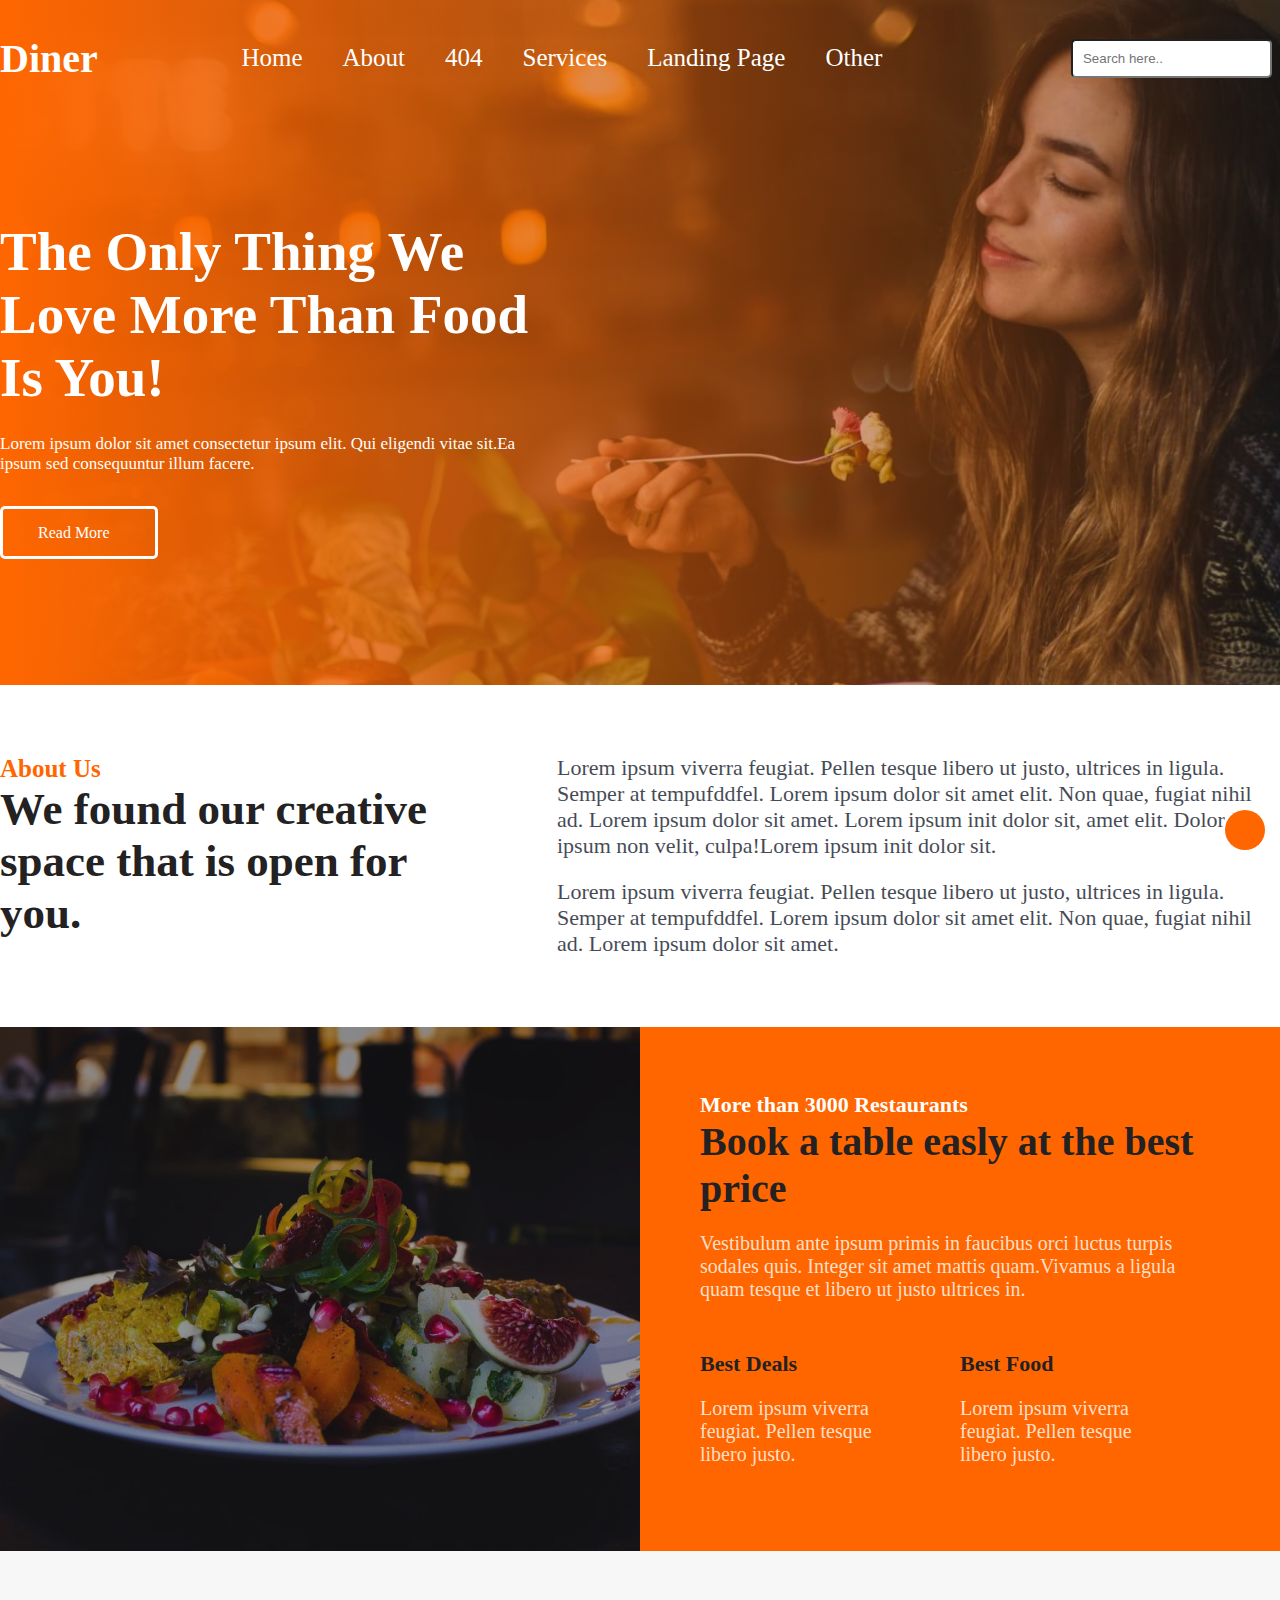
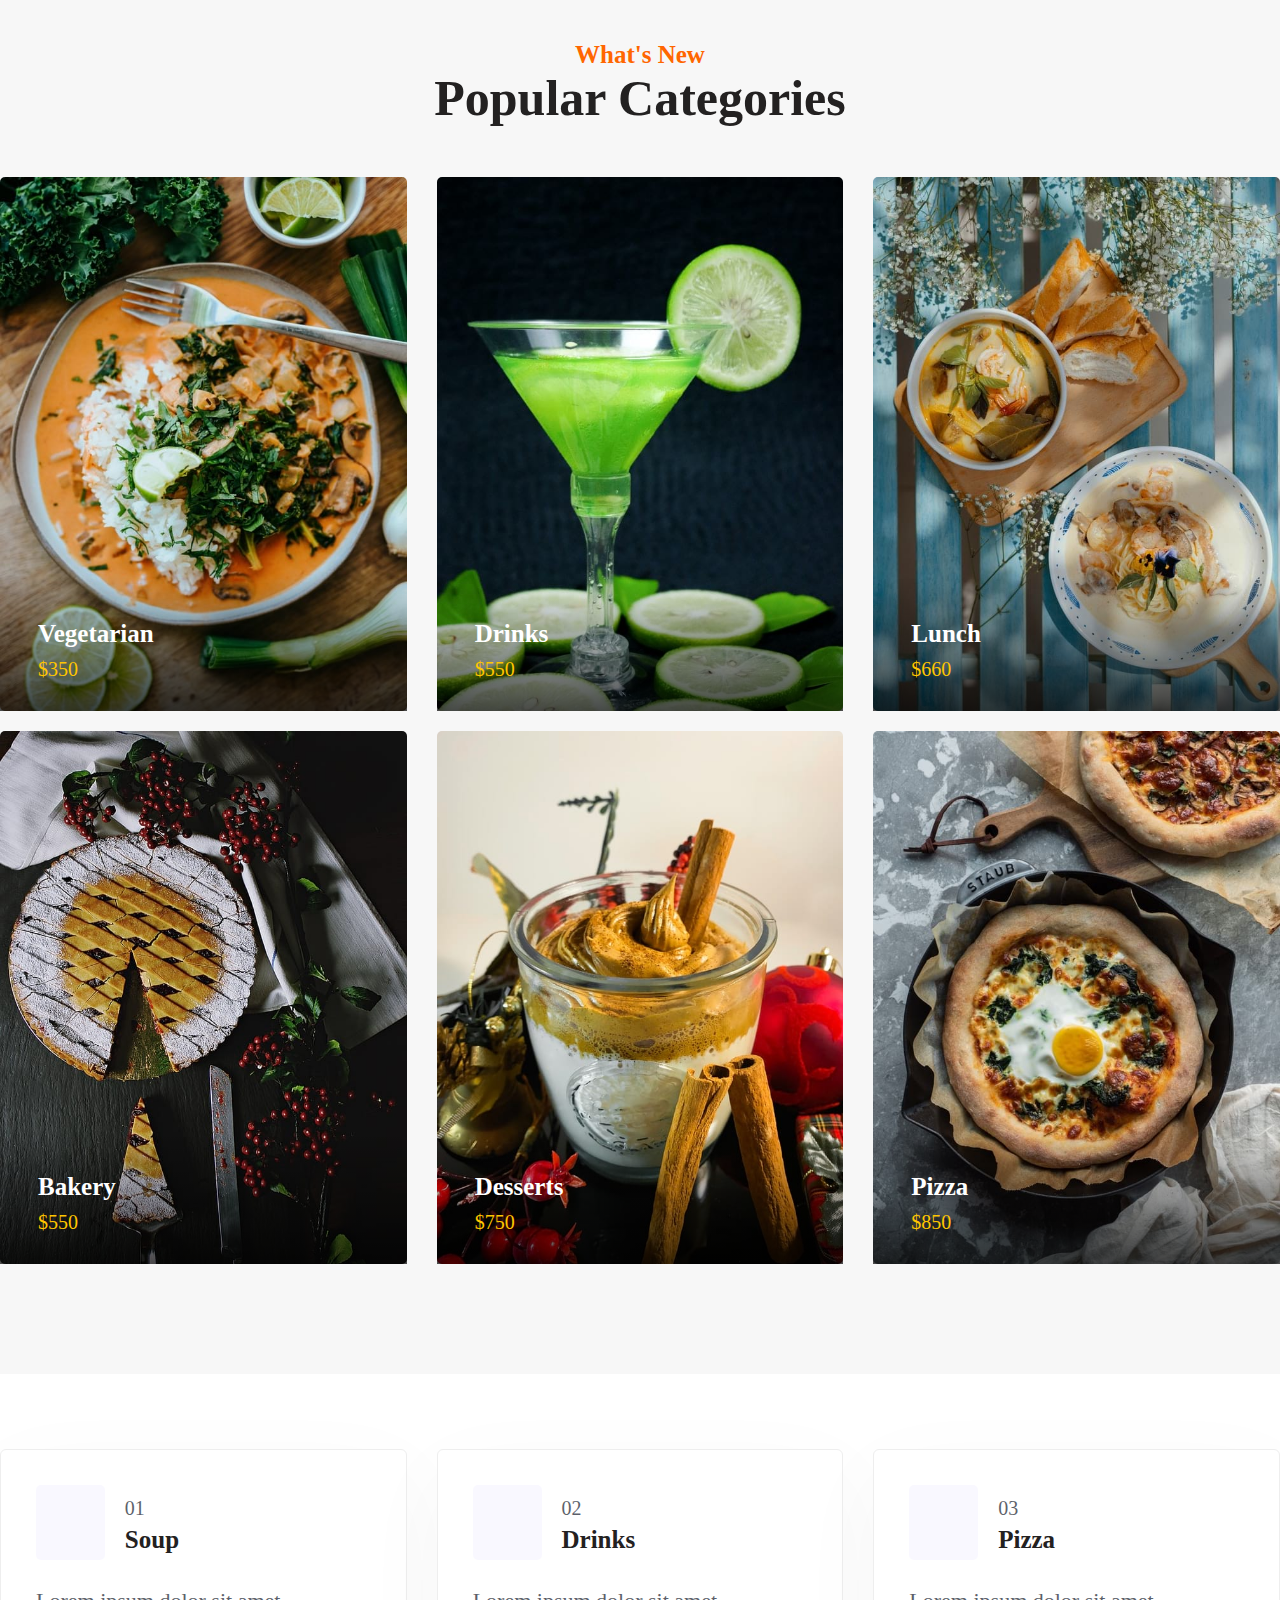
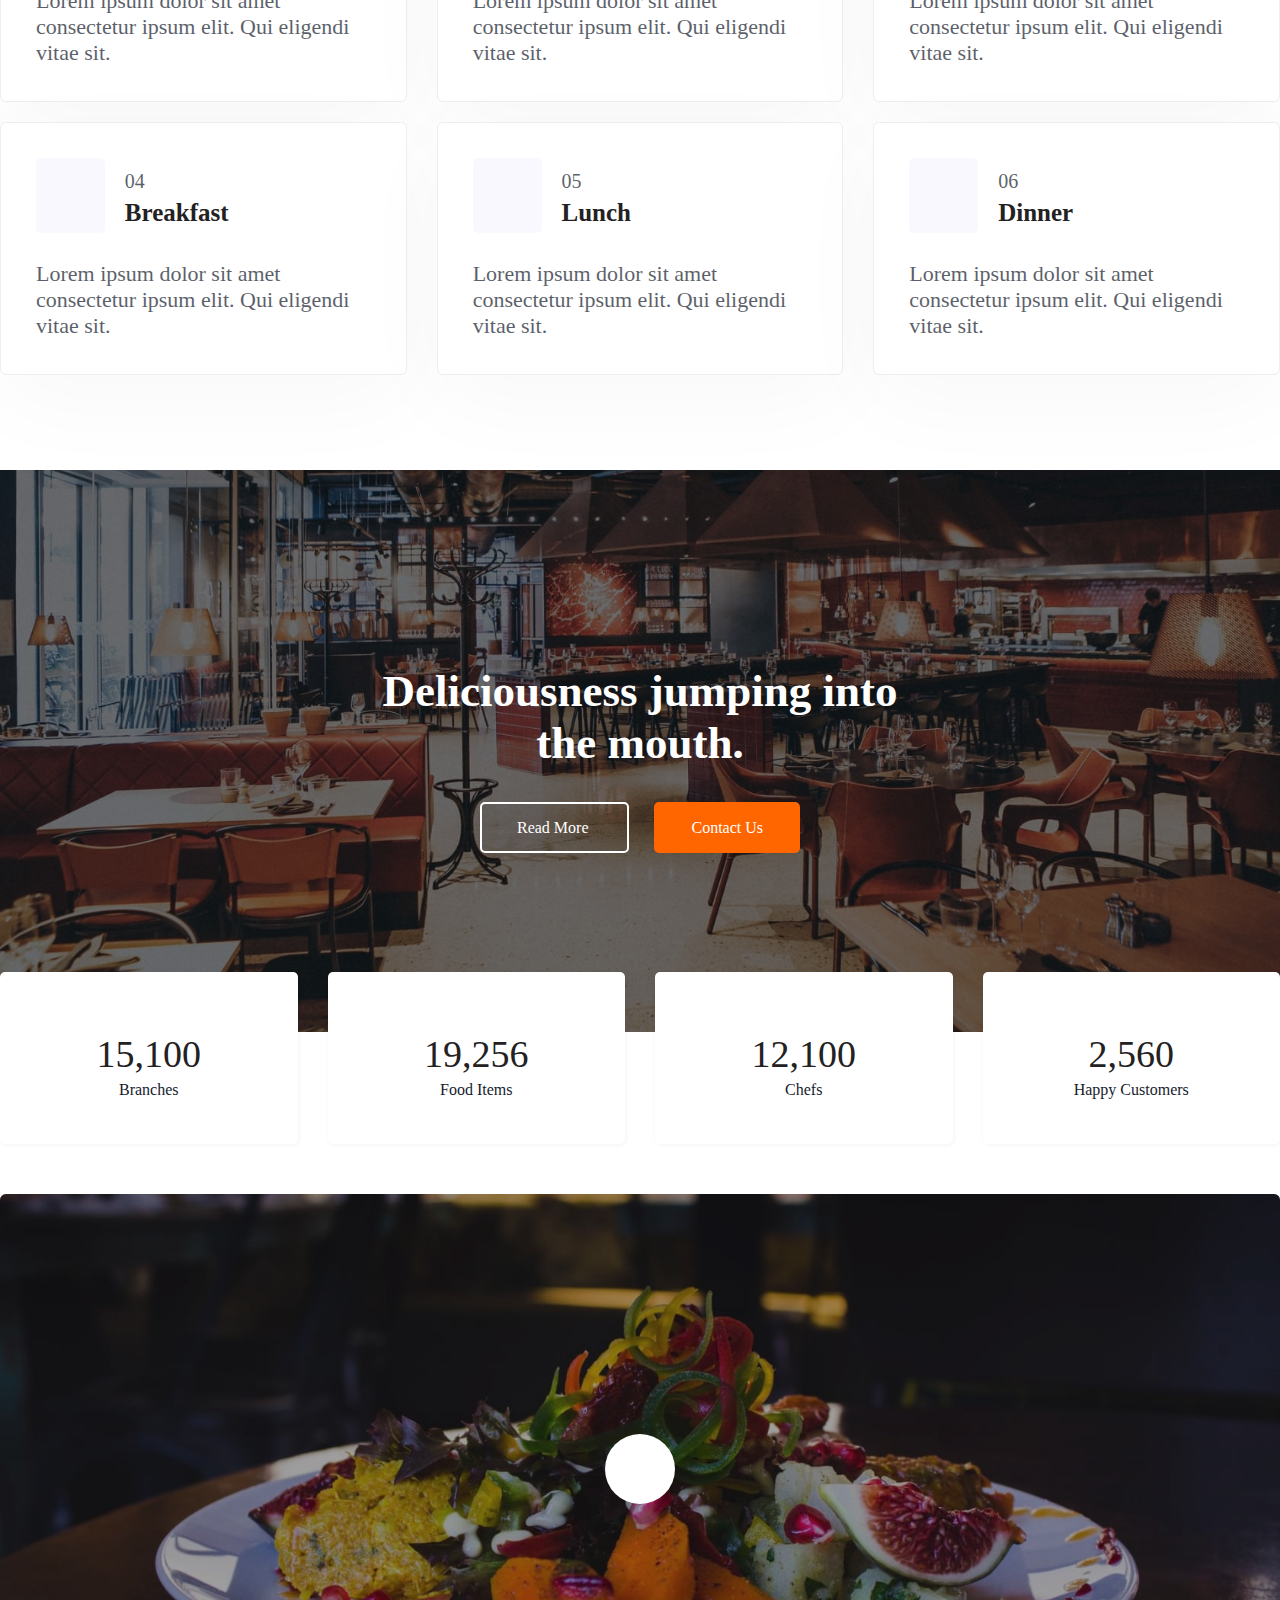
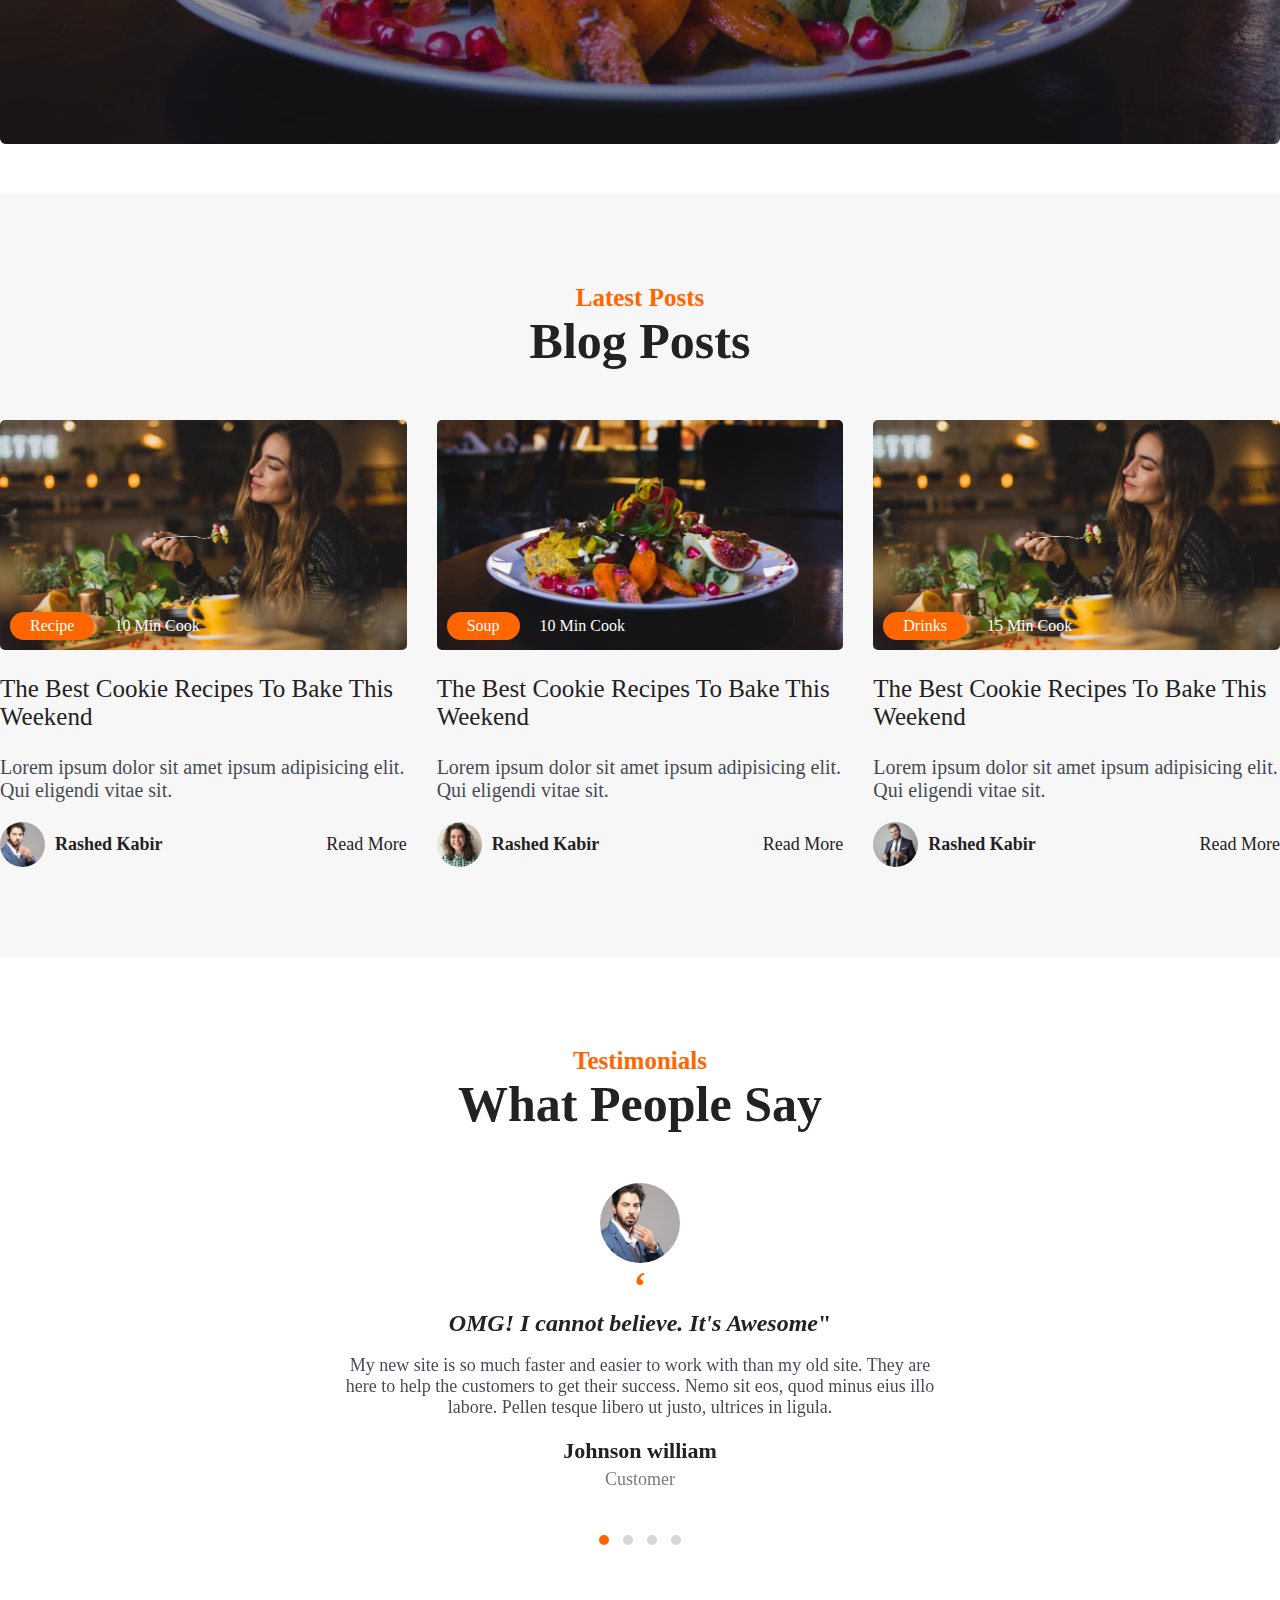
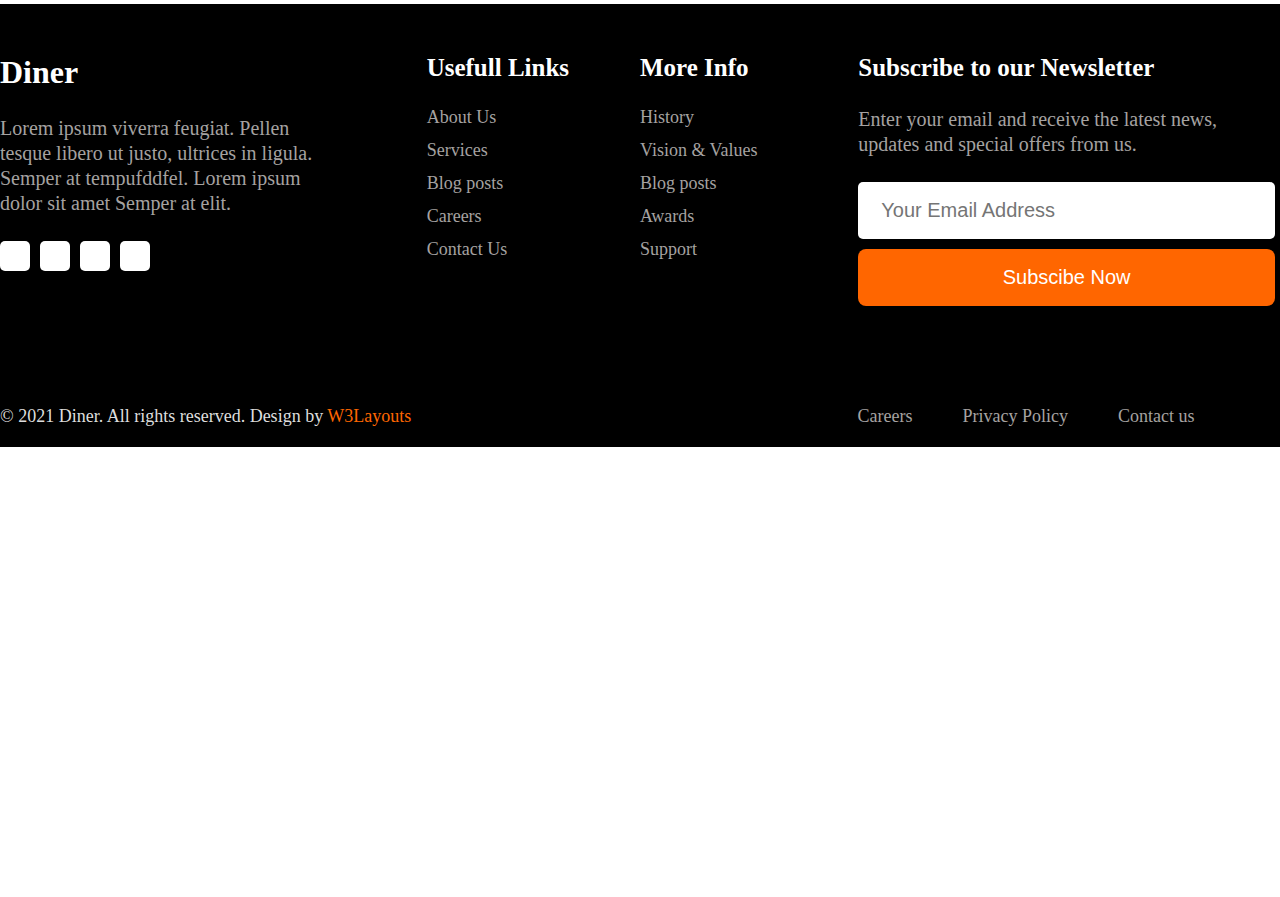
<file: index.html>
﻿
    <!DOCTYPE html>
    <html lang="en">
      <head>
        <title>Title</title>
    <meta name="viewport" content="width=device-width, initial-scale=1.0" />
    <title>Diner Restaurants Category</title>
    <link rel="stylesheet" href="./css/style.css" />
    <link rel="stylesheet" href="./css/index.css" />
    <link
      rel="stylesheet"
      href="https://cdnjs.cloudflare.com/ajax/libs/font-awesome/6.1.1/css/all.min.css"
      integrity="sha512-KfkfwYDsLkIlwQp6LFnl8zNdLGxu9YAA1QvwINks4PhcElQSvqcyVLLD9aMhXd13uQjoXtEKNosOWaZqXgel0g=="
      crossorigin="anonymous"
      referrerpolicy="no-referrer"
    />
    <link
      rel="stylesheet"
      href="https://cdnjs.cloudflare.com/ajax/libs/OwlCarousel2/2.3.4/assets/owl.carousel.min.css"
      integrity="sha512-tS3S5qG0BlhnQROyJXvNjeEM4UpMXHrQfTGmbQ1gKmelCxlSEBUaxhRBj/EFTzpbP4RVSrpEikbmdJobCvhE3g=="
      crossorigin="anonymous"
      referrerpolicy="no-referrer"
    />
    <link
      rel="stylesheet"
      href="https://cdnjs.cloudflare.com/ajax/libs/OwlCarousel2/2.3.4/assets/owl.theme.default.min.css"
      integrity="sha512-sMXtMNL1zRzolHYKEujM2AqCLUR9F2C4/05cdbxjjLSRvMQIciEPCQZo++nk7go3BtSuK9kfa/s+a4f4i5pLkw=="
      crossorigin="anonymous"
      referrerpolicy="no-refe"
    />
  </head>
  <body>
    <!-- header  -->
    <header id="header" class="header">
      <div class="container">
        <h1><a href="#">Diner</a></h1>
        <nav class="navbar">
          <ul>
            <li><a href="#">Home</a></li>
            <li><a href="./about/about.html">About</a></li>
            <li><a href="./error/error.html">404</a></li>
            <li><a href="./services/services.html">Services</a></li>
            <li><a href="./Landing/index.html">Landing Page</a></li>
            <li>
              <a href="">Other</a>
              <i class="fas fa-angle-down"></i>
              <ul>
                <li><a href="./Contact/index.html">Contact</a></li>
                <li><a href="#">Shot codes</a></li>
                <li><a href="./email/index.html">Email</a></li>
              </ul>
            </li>
          </ul>
        </nav>
        <div class="search">
          <form action="">
            <input
              type="search"
              placeholder="Search here.."
              class="search-box"
            />
            <i class="fas fa-search"></i>
          </form>
          <i id="icon" class="far fa-moon"></i>
          <i id="iconMenu" class="fas fa-bars menu" onclick="opena()"></i>
        </div>
      </div>
      <div class="slider" id="acces">
        <div class="menus">
          <nav class="navbars">
            <a href="../index.html">Home</a>
            <a href="../services/services.html">Services</a>
            <a href="../about/about.html">About</a>
            <a href="../error/error.html">404</a>
            <a href="#">Landing Page</a>
            <a href="../Contact/index.html">Contact</a>
            <a href="../email/index.html">Email</a>
          </nav>
        </div>
        <button onclick="closea()">
          <i class="fas fa-times" ></i>
        </button>
      </div>
    </header>

    <!-- carousel  -->
    <section class="carousel">
      <div class="container">
        <div class="info">
          <h1>The Only Thing We Love More Than Food Is You!</h1>
          <p>
            Lorem ipsum dolor sit amet consectetur ipsum elit. Qui eligendi
            vitae sit.Ea ipsum sed consequuntur illum facere.
          </p>
          <a href="./html/about.html">
            Read More
            <i class="fas fa-chevron-right"></i>
          </a>
        </div>
      </div>
    </section>

    <!-- about us  -->
    <section class="about">
      <div class="container">
        <div class="row">
          <div class="col">
            <div class="item">
              <h1>About Us</h1>
              <h2>We found our creative space that is open for you.</h2>
            </div>
          </div>

          <div class="col">
            <div class="item">
              <p>
                Lorem ipsum viverra feugiat. Pellen tesque libero ut justo,
                ultrices in ligula. Semper at tempufddfel. Lorem ipsum dolor sit
                amet elit. Non quae, fugiat nihil ad. Lorem ipsum dolor sit
                amet. Lorem ipsum init dolor sit, amet elit. Dolor ipsum non
                velit, culpa!Lorem ipsum init dolor sit.
              </p>
              <span>
                Lorem ipsum viverra feugiat. Pellen tesque libero ut justo,
                ultrices in ligula. Semper at tempufddfel. Lorem ipsum dolor sit
                amet elit. Non quae, fugiat nihil ad. Lorem ipsum dolor sit
                amet.
              </span>
            </div>
          </div>
        </div>
      </div>
    </section>

    <!-- more  -->
    <section class="more">
      <div class="row">
        <div class="col"></div>
        <div class="col">
          <div class="item">
            <h2>More than 3000 Restaurants</h2>
            <h1>Book a table easly at the best price</h1>
            <p>
              Vestibulum ante ipsum primis in faucibus orci luctus turpis
              sodales quis. Integer sit amet mattis quam.Vivamus a ligula quam
              tesque et libero ut justo ultrices in.
            </p>
            <div class="rate">
              <div class="rate-left">
                <i class="fas fa-thumbs-up"></i>
                <h2>Best Deals</h2>
                <p>Lorem ipsum viverra feugiat. Pellen tesque libero justo.</p>
              </div>
              <div class="rate-right">
                <i class="fas fa-utensils"></i>
                <h2>Best Food</h2>
                <p>Lorem ipsum viverra feugiat. Pellen tesque libero justo.</p>
              </div>
            </div>
          </div>
        </div>
      </div>
    </section>

    <!-- new -->
    <section class="new">
      <div class="container">
        <header class="title">
          <h2>What's New</h2>
          <h1>Popular Categories</h1>
        </header>

        <main class="main">
          <div class="row">
            <div class="col">
              <div class="item">
                <img src="./img/g1.jpg" alt="" />
                <div class="info">
                  <h3>Vegetarian</h3>
                  <p>$350</p>
                </div>
              </div>
            </div>

            <div class="col">
              <div class="item">
                <img src="./img/g2.jpg" alt="" />
                <div class="info">
                  <h3>Drinks</h3>
                  <p>$550</p>
                </div>
              </div>
            </div>

            <div class="col">
              <div class="item">
                <img src="./img/g3.jpg" alt="" />
                <div class="info">
                  <h3>Lunch</h3>
                  <p>$660</p>
                </div>
              </div>
            </div>

            <div class="col">
              <div class="item">
                <img src="./img/g4.jpg" alt="" />
                <div class="info">
                  <h3>Bakery</h3>
                  <p>$550</p>
                </div>
              </div>
            </div>

            <div class="col">
              <div class="item">
                <img src="./img/g5.jpg" alt="" />
                <div class="info">
                  <h3>Desserts</h3>
                  <p>$750</p>
                </div>
              </div>
            </div>

            <div class="col">
              <div class="item">
                <img src="./img/g6.jpg" alt="" />
                <div class="info">
                  <h3>Pizza</h3>
                  <p>$850</p>
                </div>
              </div>
            </div>
          </div>
        </main>
      </div>
    </section>

    <!-- services  -->
    <section class="service">
      <div class="container">
        <div class="row">
          <div class="col">
            <div class="item">
              <header class="title">
                <div class="icon">
                  <i class="fas fa-users"></i>
                </div>

                <div class="intro">
                  <p>01</p>
                  <h3>Soup</h3>
                </div>
              </header>
              <p>
                Lorem ipsum dolor sit amet consectetur ipsum elit. Qui eligendi
                vitae sit.
              </p>
            </div>
          </div>

          <div class="col">
            <div class="item">
              <header class="title">
                <div class="icon">
                  <i class="fas fa-shield-alt"></i>
                </div>

                <div class="intro">
                  <p>02</p>
                  <h3>Drinks</h3>
                </div>
              </header>
              <p>
                Lorem ipsum dolor sit amet consectetur ipsum elit. Qui eligendi
                vitae sit.
              </p>
            </div>
          </div>

          <div class="col">
            <div class="item">
              <header class="title">
                <div class="icon">
                  <i class="fas fa-thermometer-full"></i>
                </div>

                <div class="intro">
                  <p>03</p>
                  <h3>Pizza</h3>
                </div>
              </header>
              <p>
                Lorem ipsum dolor sit amet consectetur ipsum elit. Qui eligendi
                vitae sit.
              </p>
            </div>
          </div>

          <div class="col">
            <div class="item">
              <header class="title">
                <div class="icon">
                  <i class="fas fa-american-sign-language-interpreting"></i>
                </div>

                <div class="intro">
                  <p>04</p>
                  <h3>Breakfast</h3>
                </div>
              </header>
              <p>
                Lorem ipsum dolor sit amet consectetur ipsum elit. Qui eligendi
                vitae sit.
              </p>
            </div>
          </div>

          <div class="col">
            <div class="item">
              <header class="title">
                <div class="icon">
                  <i class="fas fa-paint-brush"></i>
                </div>

                <div class="intro">
                  <p>05</p>
                  <h3>Lunch</h3>
                </div>
              </header>
              <p>
                Lorem ipsum dolor sit amet consectetur ipsum elit. Qui eligendi
                vitae sit.
              </p>
            </div>
          </div>

          <div class="col">
            <div class="item">
              <header class="title">
                <div class="icon">
                  <i class="fas fa-eraser"></i>
                </div>

                <div class="intro">
                  <p>06</p>
                  <h3>Dinner</h3>
                </div>
              </header>
              <p>
                Lorem ipsum dolor sit amet consectetur ipsum elit. Qui eligendi
                vitae sit.
              </p>
            </div>
          </div>
        </div>
      </div>
    </section>

    <!-- delicious -->
    <section class="delicious">
      <div class="container">
        <div class="info">
          <h1>Deliciousness jumping into the mouth.</h1>
          <div class="button">
            <a href="./html/about.html">
              Read More
              <i class="fas fa-chevron-right"></i>
            </a>

            <a href="">
              Contact Us
              <i class="fas fa-chevron-right"></i>
            </a>
          </div>
        </div>
      </div>
    </section>

    <!-- stat  -->
    <section class="stat">
      <div class="container">
        <div class="row">
          <div class="col">
            <div class="item">
              <i class="fas fa-building"></i>
              <p>15,100</p>
              <span>Branches</span>
            </div>
          </div>

          <div class="col">
            <div class="item">
              <i class="fas fa-utensils"></i>
              <p>19,256</p>
              <span>Food Items</span>
            </div>
          </div>

          <div class="col">
            <div class="item">
              <i class="fas fa-users"></i>
              <p>12,100</p>
              <span>Chefs</span>
            </div>
          </div>

          <div class="col">
            <div class="item">
              <i class="far fa-smile"></i>
              <p>2,560</p>
              <span>Happy Customers</span>
            </div>
          </div>
        </div>
      </div>
    </section>

    <!-- video  -->
    <section class="video">
      <div class="container">
        <div class="info">
          <a href="#">
            <i class="fas fa-play"></i>
          </a>
        </div>
      </div>
    </section>

    <!-- latest -->
    <section class="latest">
      <div class="container">
        <header class="title">
          <h2>Latest Posts</h2>
          <h1>Blog Posts</h1>
        </header>

        <main class="main">
          <div class="row">
            <div class="col">
              <div class="card">
                <div class="card-header">
                  <img src="./img/banner1.jpg" alt="" />
                  <div class="post">
                    <p>Recipe</p>
                    <i class="far fa-clock"></i>
                    <span>10 Min Cook</span>
                  </div>
                </div>

                <div class="content">
                  <a href="">The Best Cookie Recipes To Bake This Weekend</a>
                  <p>
                    Lorem ipsum dolor sit amet ipsum adipisicing elit. Qui
                    eligendi vitae sit.
                  </p>
                  <div class="more">
                    <div class="info">
                      <img src="./img/team1.jpg" alt="" />
                      <h4>Rashed Kabir</h4>
                    </div>
                    <a href="#read">
                      Read More
                      <i class="fas fa-chevron-right"></i>
                    </a>
                  </div>
                </div>
              </div>
            </div>

            <div class="col">
              <div class="card">
                <div class="card-header">
                  <img src="./img/banner3.jpg" alt="" />
                  <div class="post">
                    <p>Soup</p>
                    <i class="far fa-clock"></i>
                    <span>10 Min Cook</span>
                  </div>
                </div>

                <div class="content">
                  <a href="">The Best Cookie Recipes To Bake This Weekend</a>
                  <p>
                    Lorem ipsum dolor sit amet ipsum adipisicing elit. Qui
                    eligendi vitae sit.
                  </p>
                  <div class="more">
                    <div class="info">
                      <img src="./img/team2.jpg" alt="" />
                      <h4>Rashed Kabir</h4>
                    </div>
                    <a href="#read">
                      Read More
                      <i class="fas fa-chevron-right"></i>
                    </a>
                  </div>
                </div>
              </div>
            </div>

            <div class="col">
              <div class="card">
                <div class="card-header">
                  <img src="./img/banner1.jpg" alt="" />
                  <div class="post">
                    <p>Drinks</p>
                    <i class="far fa-clock"></i>
                    <span>15 Min Cook</span>
                  </div>
                </div>

                <div class="content">
                  <a href="">The Best Cookie Recipes To Bake This Weekend</a>
                  <p>
                    Lorem ipsum dolor sit amet ipsum adipisicing elit. Qui
                    eligendi vitae sit.
                  </p>
                  <div class="more">
                    <div class="info">
                      <img src="./img/team3.jpg" alt="" />
                      <h4>Rashed Kabir</h4>
                    </div>
                    <a href="#read">
                      Read More
                      <i class="fas fa-chevron-right"></i>
                    </a>
                  </div>
                </div>
              </div>
            </div>
          </div>
        </main>
      </div>
    </section>

    <!-- testimonials  -->
    <section class="testimonials">
      <div class="container">
        <header class="title">
          <h2>Testimonials</h2>
          <h1>What People Say</h1>
        </header>
        <main class="main">
          <div class="owl-carousel owl-theme">
            <div class="item">
              <img src="./img/team1.jpg" alt="">
              <h3><i>OMG! I cannot believe. It's Awesome</i>"</h3>
              <p>
                My new site is so much faster and easier to work with than my old site. They are here to
                help the customers to get their success. Nemo sit eos, quod minus eius illo labore.
                Pellen tesque libero ut justo, ultrices in ligula.
              </p>
              <div class="info">
                <h4>Johnson william</h4>
                <p>Customer</p>
              </div>
            </div>

            <div class="item">
              <img src="./img/team2.jpg" alt="">
              <h3><i>Simply the best. Better than all the rest.</i>"</h3>
              <p>
                My new site is so much faster and easier to work with than my old site. They are here to
                help the customers to get their success. Nemo sit eos, quod minus eius illo labore.
                Pellen tesque libero ut justo, ultrices in ligula.
              </p>
              <div class="info">
                <h4>Alexander sakura</h4>
                <p>Customer</p>
              </div>
            </div>

            <div class="item">
              <img src="./img/team3.jpg" alt="">
              <h3><i>OMG! I cannot believe. It's Awesome</i>"</h3>
              <p>
                My new site is so much faster and easier to work with than my old site. They are here to
                help the customers to get their success. Nemo sit eos, quod minus eius illo labore.
                Pellen tesque libero ut justo, ultrices in ligula.
              </p>
              <div class="info">
                <h4>John wilson</h4>
                <p>Customer</p>
              </div>
            </div>

            <div class="item">
              <img src="./img/team4-1.png" alt="">
              <h3><i>OMG! I cannot believe. It's Awesome</i>"</h3>
              <p>
                My new site is so much faster and easier to work with than my old site. They are here to
                help the customers to get their success. Nemo sit eos, quod minus eius illo labore.
                Pellen tesque libero ut justo, ultrices in ligula.
              </p>
              <div class="info">
                <h4>Julia sakura</h4>
                <p>Customer</p>
              </div>
            </div>
        </main>
      </div>
    </section>

    <!-- footer  -->
    <footer class="footer">
      <div class="container">
        <div class="top">
          <div class="row">
            <div class="col">
              <div class="item">
                <h2><a href="">Diner</h2></a>
                <p>
                  Lorem ipsum viverra feugiat. Pellen tesque libero ut justo,
                  ultrices in ligula. Semper at tempufddfel. Lorem ipsum dolor
                  sit amet Semper at elit.
                </p>
                <div class="icon">
                  <a href="https://www.facebook.com/"
                    ><i class="fab fa-facebook-f"></i
                  ></a>
                  <a href="https://twitter.com/home"
                    ><i class="fab fa-twitter"></i
                  ></a>
                  <a href="https://www.instagram.com/"
                    ><i class="fab fa-instagram"></i
                  ></a>
                  <a href="https://www.linkedin.com/"
                    ><i class="fab fa-linkedin-in"></i
                  ></a>
                </div>
              </div>
            </div>

            <div class="col">
              <div class="item">
                <div class="subsection">
                  <h2>Usefull Links</h2>
                  <ul>
                    <li><a href="./html/about.html">About Us</a></li>
                    <li><a href="./services/services.html">Services</a></li>
                    <li><a href="./html/blog.html">Blog posts</a></li>
                    <li><a href="#careers">Careers</a></li>
                    <li><a href="">Contact Us</a></li>
                  </ul>
                </div>

                <div class="subsection">
                  <h2>More Info</h2>
                  <ul>
                    <li><a href="#history">History</a></li>
                    <li><a href="#vision">Vision & Values</a></li>
                    <li><a href="#blog">Blog posts</a></li>
                    <li><a href="#awards">Awards</a></li>
                    <li><a href="#support">Support</a></li>
                  </ul>
                </div>
              </div>
            </div>

            <div class="col">
              <div class="item">
                <div class="subsection">
                  <h2>More Info</h2>
                  <ul>
                    <li><a href="#history">History</a></li>
                    <li><a href="#vision">Vision & Values</a></li>
                    <li><a href="#blog">Blog posts</a></li>
                    <li><a href="#awards">Awards</a></li>
                    <li><a href="#support">Support</a></li>
                  </ul>
                </div>
              </div>
            </div>

            <div class="col">
              <div class="item">
                <h2>Subscribe to our Newsletter </h2>
                <p>Enter your email and receive the latest news, updates and special offers from us.</p>
                <div class="form">
                  <input type="email" placeholder="Your Email Address">
                  <button>Subscibe Now</button>
                </div>
              </div>
            </div>
          </div>
        </div>

        <!-- copyright  -->
        <div class="copyright">
          <div class="row">
            <div class="col">
              <p>© 2021 Diner. All rights reserved. Design by 
                <a href="">W3Layouts</a>
              </p>
            </div>
            <div class="col">
              <ul>
                <li><a href="#careers"> Careers</a></li>
                <li><a href="#privacy">Privacy Policy</a></li>
                <li><a href="">Contact us</a></li>
              </ul>
            </div>
          </div>
        </div>
      </div>
    </footer>
    <div id="onTop" class="arrow">
      <a href="#header"><i class="fas fa-arrow-up"></i></a>
    </div>


    <!-- script  -->
    <script
      src="https://cdnjs.cloudflare.com/ajax/libs/jquery/3.6.0/jquery.min.js"
      integrity="sha512-894YE6QWD5I59HgZOGReFYm4dnWc1Qt5NtvYSaNcOP+u1T9qYdvdihz0PPSiiqn/+/3e7Jo4EaG7TubfWGUrMQ=="
      crossorigin="anonymous"
      referrerpolicy="no-referrer"
    ></script>
    <script
      src="https://cdnjs.cloudflare.com/ajax/libs/OwlCarousel2/2.3.4/owl.carousel.min.js"
      integrity="sha512-bPs7Ae6pVvhOSiIcyUClR7/q2OAsRiovw4vAkX+zJbw3ShAeeqezq50RIIcIURq7Oa20rW2n2q+fyXBNcU9lrw=="
      crossorigin="anonymous"
      referrerpolicy="no-referrer"
    ></script>
    <script>
      $('.owl-carousel').owlCarousel({
        loop:true,
        nav: false,
        margin:10,
        items: 1,
        itemsDesktop: false,
        itemsDesktopSmall: false,
        itemsTablet: false,
        itemsMobile: false,
        autoplay: true,
        autoplayTimeout: 5000,
        autoplayHoverPause: true,
        rewind: true,
      })
    </script>
  </body>
  <script src="./Landing/index.js"></script>
</html>
</file>
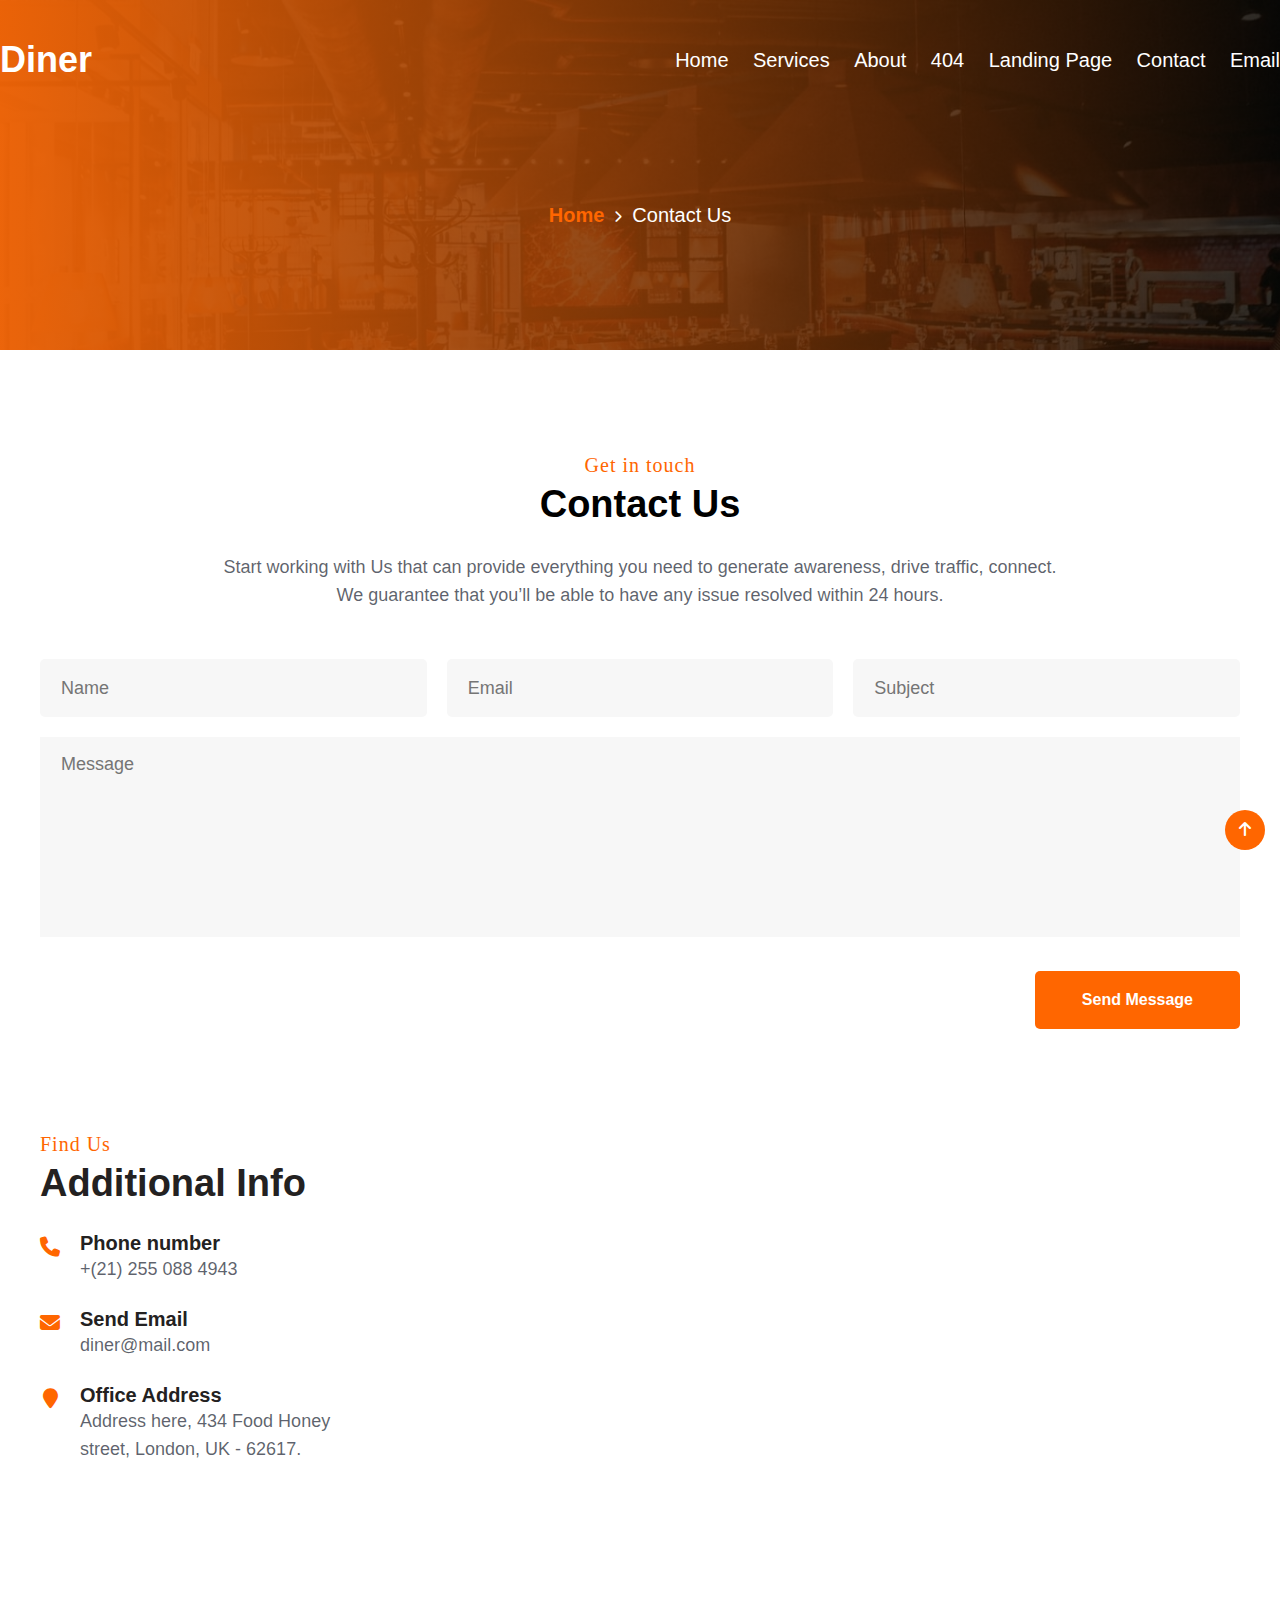
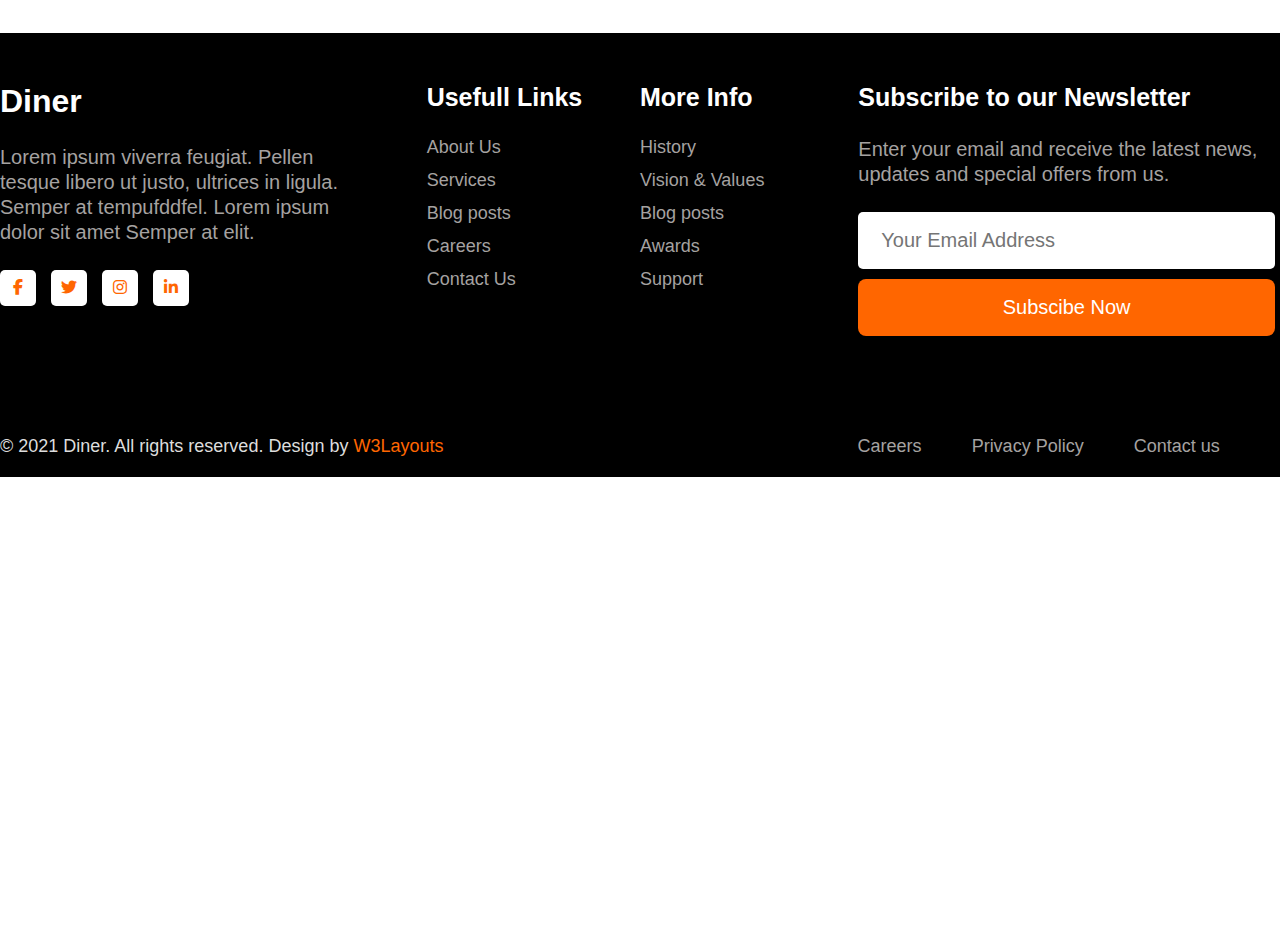
<file: Contact/index.html>
<!DOCTYPE html>
<html lang="en">
<head>
    <meta charset="UTF-8">
    <meta http-equiv="X-UA-Compatible" content="IE=edge">
    <meta name="viewport" content="width=device-width, initial-scale=1.0">
    <title>Contact</title>
    <link
    rel="stylesheet"
    href="https://cdnjs.cloudflare.com/ajax/libs/font-awesome/6.1.1/css/all.min.css"
  />
    <link rel="stylesheet" href="./style.css">
</head>
<body>
    <header class="header" id="header">
        <div class="container">
            <div class="menu">
                <a class="logo" href="../index.html">Diner</a>
                <nav class="navbar">
                <a href="../index.html">Home</a>
                <a href="../services/services.html">Services</a>
                <a href="../about/about.html">About</a>
                <a href="../error/error.html">404</a>
                <a href="../Landing/index.html">Landing Page</a>
                <a href="#">Contact</a>
                <a href="../email/index.html">Email</a>
                </nav>
            </div>
            <div class="breadcrum">
                <ul>
                    <li><a href="">Home</a></li>
                    <li>
                        <span class="fa fa-chevron-right mx-2"></span>
                    </li>
                    <p>Contact Us</p>
                </ul>
            </div>
            <button class="toggler" onclick="opena()">
              <i class="fa fa-bars"></i>
            </button>          
        </div>
        <div class="slider" id="acces">
          <div class="menus">
            <nav class="navbars">
              <a href="../index.html">Home</a>
              <a href="../services/services.html">Services</a>
              <a href="../about/about.html">About</a>
              <a href="../error/error.html">404</a>
              <a href="#">Landing Page</a>
              <a href="../Contact/index.html">Contact</a>
              <a href="../email/index.html">Email</a>
            </nav>
          </div>
          <button onclick="closea()">
            <i class="fas fa-times" ></i>
          </button>
        </div>
    </header>
    <section class="contact">
        <div class="containers">
            <div class="contactct">
                <div class="headers">
                    <p class="titlea">Get in touch</p>
                    <h1 class="titleb">Contact Us</h1>
                    <span class="titlec">Start working with Us that can provide everything you need to generate awareness, drive traffic, connect.
                        <br>
                        We guarantee that you’ll be able to have any issue resolved within 24 hours.
                    </span>
                </div>
                <form >
                    <div class="twice">
                        <input type="text"   placeholder="Name" required="">
                        <input type="email"   placeholder="Email" required="">
                        <input type="text"   placeholder="Subject" required="">
                    </div>
                    <textarea placeholder="Message" required=""></textarea>
                    <div class="texta">
                        <button>Send Message</button>
                    </div>
                </form>
            </div>
            <div class="contactcta">
                <div class="details">
                    <div class="contactctb">
                        <p>Find Us</p>
                        <h1>Additional Info</h1>
                    </div>
                    <div class="contactctc">
                        <div class="contleft">
                            <span class="fa fa-phone"></span>
                        </div>
                        <div class="contright">
                            <h1>Phone number</h1>
                            <p>
                                <a href="#">+(21) 255 088 4943</a>
                            </p>
                        </div>
                    </div>
                    <div class="contactctc">
                        <div class="contleft">
                            <span class="fa fa-envelope"></span>
                        </div>
                        <div class="contright">
                            <h1>Send Email</h1>
                            <p>
                                <a href="#" class="mail">diner@mail.com</a>
                            </p>
                        </div>
                    </div>
                    <div class="contactctc">
                        <div class="contleft">
                            <span class="fa fa-map-marker"></span>
                        </div>
                        <div class="contright">
                            <h1>Office Address</h1>
                            <p>
                                Address here, 434 Food Honey street, London, UK - 62617.
                            </p>
                        </div>
                    </div>
                </div>
                <div class="content">
                    <div>
                        <iframe src="https://www.google.com/maps/embed?pb=!1m18!1m12!1m3!1d317718.69319292053!2d-0.3817765050863085!3d51.528307984912544!2m3!1f0!2f0!3f0!3m2!1i1024!2i768!4f13.1!3m3!1m2!1s0x47d8a00baf21de75%3A0x52963a5addd52a99!2sLondon%2C+UK!5e0!3m2!1sen!2spl!4v1562654563739!5m2!1sen!2spl" width="100%" height="400" frameborder="0" style="border: 0px;" allowfullscreen=""></iframe>
                    </div>
                </div>
            </div>
        </div>
    </section>
    <footer class="footer">
        <div class="containera">
          <div class="top">
            <div class="row">
              <div class="col">
                <div class="item">
                  <h2><a href="">Diner</h2></a>
                  <p>
                    Lorem ipsum viverra feugiat. Pellen tesque libero ut justo,
                    ultrices in ligula. Semper at tempufddfel. Lorem ipsum dolor
                    sit amet Semper at elit.
                  </p>
                  <div class="icon">
                    <a href="https://www.facebook.com/"
                      ><i class="fab fa-facebook-f"></i
                    ></a>
                    <a href="https://twitter.com/home"
                      ><i class="fab fa-twitter"></i
                    ></a>
                    <a href="https://www.instagram.com/"
                      ><i class="fab fa-instagram"></i
                    ></a>
                    <a href="https://www.linkedin.com/"
                      ><i class="fab fa-linkedin-in"></i
                    ></a>
                  </div>
                </div>
              </div>
              <div class="col">
                <div class="item">
                  <div class="subsection">
                    <h2>Usefull Links</h2>
                    <ul>
                      <li><a href="./html/about.html">About Us</a></li>
                      <li><a href="./services/services.html">Services</a></li>
                      <li><a href="./html/blog.html">Blog posts</a></li>
                      <li><a href="#careers">Careers</a></li>
                      <li><a href="">Contact Us</a></li>
                    </ul>
                  </div>
                  <div class="subsection">
                    <h2>More Info</h2>
                    <ul>
                      <li><a href="#history">History</a></li>
                      <li><a href="#vision">Vision & Values</a></li>
                      <li><a href="#blog">Blog posts</a></li>
                      <li><a href="#awards">Awards</a></li>
                      <li><a href="#support">Support</a></li>
                    </ul>
                  </div>
                </div>
              </div>
              <div class="col">
                <div class="item">
                  <div class="subsection">
                    <h2>More Info</h2>
                    <ul>
                      <li><a href="#history">History</a></li>
                      <li><a href="#vision">Vision & Values</a></li>
                      <li><a href="#blog">Blog posts</a></li>
                      <li><a href="#awards">Awards</a></li>
                      <li><a href="#support">Support</a></li>
                    </ul>
                  </div>
                </div>
              </div>
              <div class="col">
                <div class="item">
                  <h2>Subscribe to our Newsletter </h2>
                  <p>Enter your email and receive the latest news, updates and special offers from us.</p>
                  <div class="form">
                    <input type="email" placeholder="Your Email Address">
                    <button>Subscibe Now</button>
                  </div>
                </div>
              </div>
            </div>
          </div>
          <div class="copyright">
            <div class="row">
              <div class="col">
                <p>© 2021 Diner. All rights reserved. Design by 
                  <a href="">W3Layouts</a>
                </p>
              </div>
              <div class="col">
                <ul>
                  <li><a href="#careers"> Careers</a></li>
                  <li><a href="#privacy">Privacy Policy</a></li>
                  <li><a href="">Contact us</a></li>
                </ul>
              </div>
            </div>
          </div>
        </div>
      </footer>
      <div class="arrow">
        <a href="#header">
          <i class="fas fa-arrow-up"></i>
        </a>
      </div>
    <script
      src="https://cdnjs.cloudflare.com/ajax/libs/jquery/3.6.0/jquery.min.js"
      integrity="sha512-894YE6QWD5I59HgZOGReFYm4dnWc1Qt5NtvYSaNcOP+u1T9qYdvdihz0PPSiiqn/+/3e7Jo4EaG7TubfWGUrMQ=="
      crossorigin="anonymous"
      referrerpolicy="no-referrer"
    ></script>
    <script
      src="https://cdnjs.cloudflare.com/ajax/libs/OwlCarousel2/2.3.4/owl.carousel.min.js"
      integrity="sha512-bPs7Ae6pVvhOSiIcyUClR7/q2OAsRiovw4vAkX+zJbw3ShAeeqezq50RIIcIURq7Oa20rW2n2q+fyXBNcU9lrw=="
      crossorigin="anonymous"
      referrerpolicy="no-referrer"
    ></script>
    <script src="../Landing/index.js"></script>
</body>
</html>
</file>
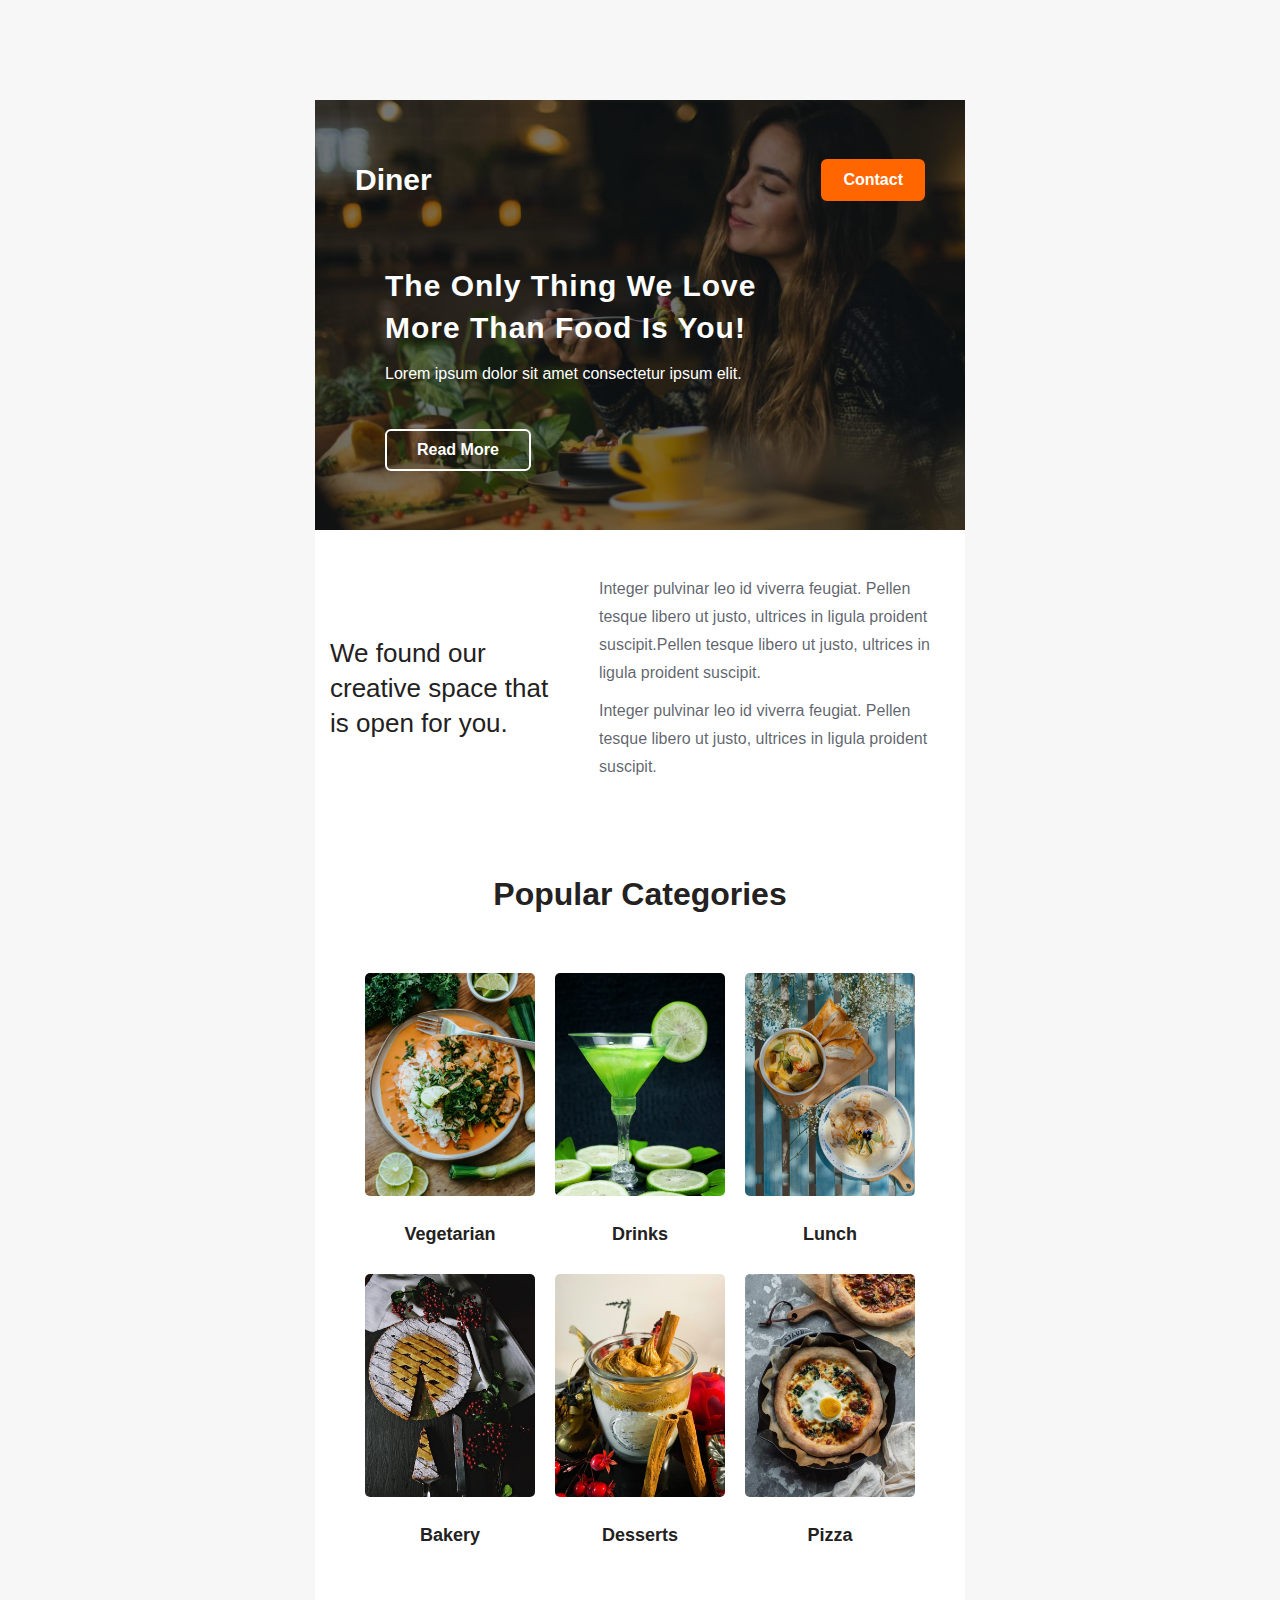
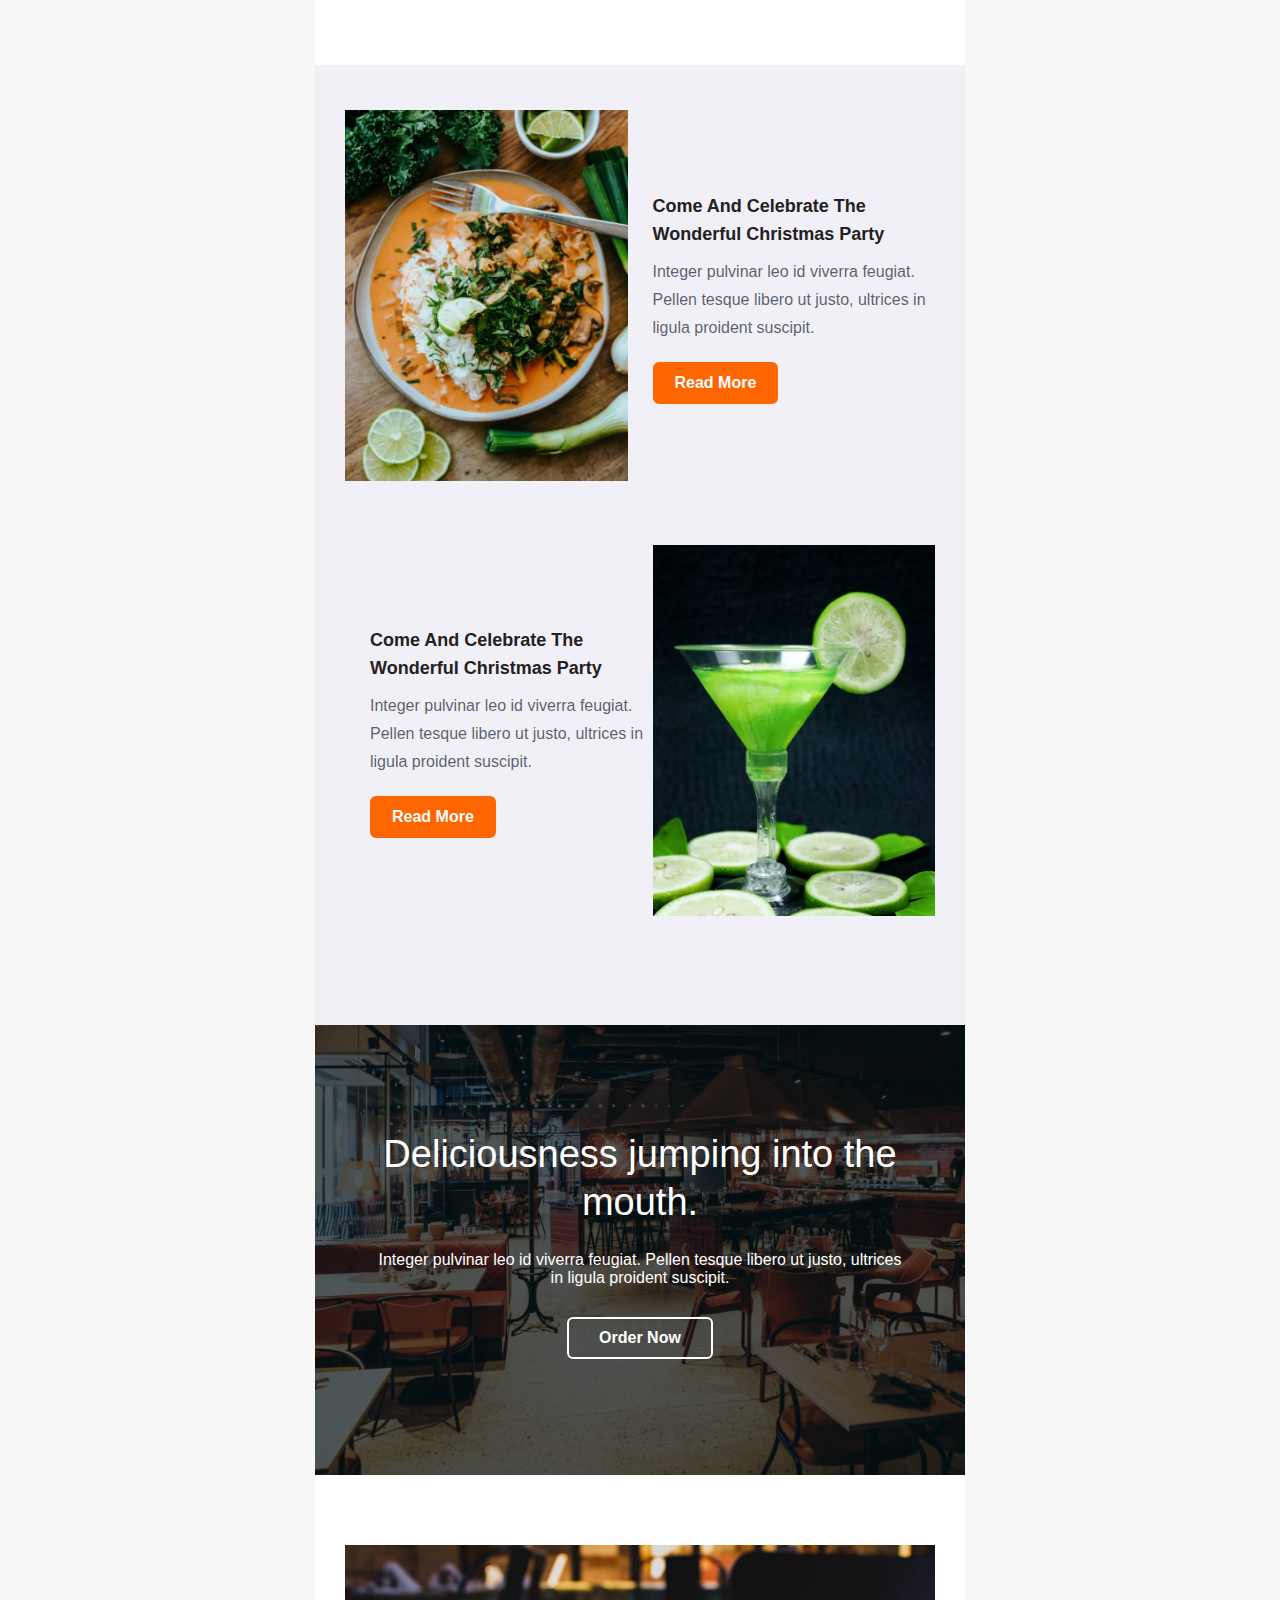
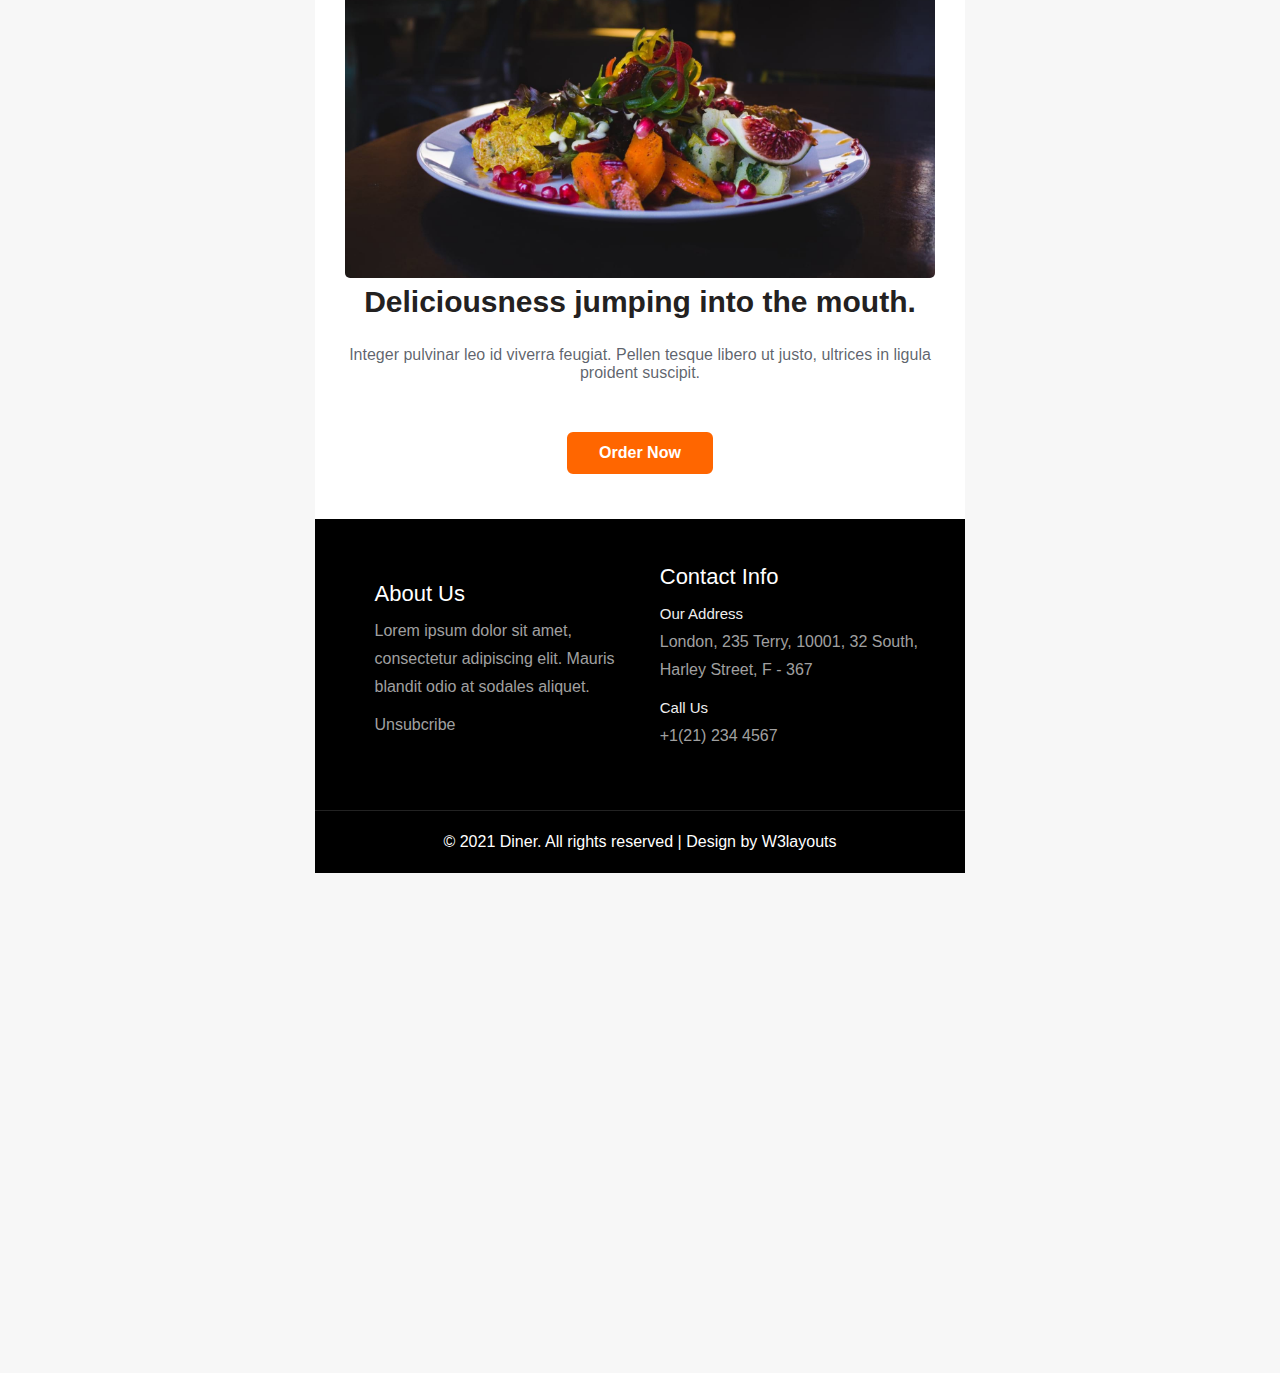
<file: email/index.html>
<!DOCTYPE html>
<html lang="en">
  <head>
    <meta charset="UTF-8" />
    <meta http-equiv="X-UA-Compatible" content="IE=edge" />
    <meta name="viewport" content="width=device-width, initial-scale=1.0" />
    <title>Email</title>
    <link rel="stylesheet" href="./style.css" />
  </head>
  <body>
    <section class="diner">
      <div class="container">
        <div class="overKabuto">
          <h1>
            <a href="../index.html">Diner</a>
          </h1>
          <div class="overplay">
            <a href="#">Contact</a>
          </div>
        </div>
        <div class="overHan">
          <div class="emailw3l">
            <span class="textinf"
              >The Only Thing We Love <br />
              More Than Food Is You!</span
            >
            <p class="textino">
              Lorem ipsum dolor sit amet consectetur ipsum elit.
            </p>
            <div class="buttona">
              <a href="#">Read More</a>
            </div>
          </div>
        </div>
      </div>
    </section>
    <section class="about">
      <div class="title">
        <p>We found our creative space that is open for you.</p>
      </div>
      <div class="services">
        <span class="para"
          >Integer pulvinar leo id viverra feugiat. Pellen tesque libero ut
          justo, ultrices in ligula proident suscipit.Pellen tesque libero ut
          justo, ultrices in ligula proident suscipit.</span
        >
        <p class="para">
          Integer pulvinar leo id viverra feugiat. Pellen tesque libero ut
          justo, ultrices in ligula proident suscipit.
        </p>
      </div>
    </section>
    <section class="popular">
      <div class="containera">
        <h1>Popular Categories</h1>
      </div>
      <main class="main">
        <div class="containera">
          <div class="row">
            <div class="col">
              <div class="item">
                <img src="./img/g1.jpg" alt="" />
              </div>
              <div class="info">
                <a href="#">Vegetarian</a>
              </div>
            </div>
            <div class="col">
              <div class="item">
                <img src="./img/g2.jpg" alt="" />
              </div>
              <div class="info">
                <a href="#">Drinks</a>
              </div>
            </div>
            <div class="col">
              <div class="item">
                <img src="./img/g3.jpg" alt="" />
              </div>
              <div class="info">
                <a href="#">Lunch</a>
              </div>
            </div>
            <div class="col">
              <div class="item">
                <img src="./img/g4.jpg" alt="" />
              </div>
              <div class="info">
                <a href="#">Bakery</a>
              </div>
            </div>
            <div class="col">
              <div class="item">
                <img src="./img/g5.jpg" alt="" />
              </div>
              <div class="info">
                <a href="#">Desserts</a>
              </div>
            </div>
            <div class="col">
              <div class="item">
                <img src="./img/g6.jpg" alt="" />
              </div>
              <div class="info">
                <a href="#">Pizza</a>
              </div>
            </div>
          </div>
        </div>
      </main>
    </section>
    <section class="Celebrate">
      <div class="come">
        <div class="imgs">
          <img src="./img/g1.jpg" alt="" />
        </div>
        <div class="party">
          <span>Come And Celebrate The Wonderful Christmas Party</span>
          <p>
            Integer pulvinar leo id viverra feugiat. Pellen tesque libero ut
            justo, ultrices in ligula proident suscipit.
          </p>
          <a href="#">Read More</a>
        </div>
      </div>
      <div class="come">
        <div class="party">
          <span>Come And Celebrate The Wonderful Christmas Party</span>
          <p>
            Integer pulvinar leo id viverra feugiat. Pellen tesque libero ut
            justo, ultrices in ligula proident suscipit.
          </p>
          <a href="#">Read More</a>
        </div>
        <div class="imgs">
          <img src="./img/g2.jpg" alt="" />
        </div>
      </div>
    </section>
    <section class="Deliciousness">
      <div class="containerb">
        <div class="jumping">
          <span>Deliciousness jumping into the mouth.</span>
          <p>
            Integer pulvinar leo id viverra feugiat. Pellen tesque libero ut
            justo, ultrices in ligula proident suscipit.
          </p>
          <a href="#">Order Now</a>
        </div>
      </div>
    </section>
    <section class="Deliciousnessa">
      <div class="jumpinga">
        <img src="./img/banner3.jpg" alt="" />
        <span>Deliciousness jumping into the mouth.</span>
        <p>
          Integer pulvinar leo id viverra feugiat. Pellen tesque libero ut
          justo, ultrices in ligula proident suscipit.
        </p>
        <a href="#">Order Now</a>
      </div>
    </section>
    <footer class="footer">
      <div class="infora">
        <div class="lefta">
          <span>About Us</span>
          <p>
            Lorem ipsum dolor sit amet, consectetur adipiscing elit. Mauris
            blandit odio at sodales aliquet.
          </p>
          <p>Unsubcribe</p>
        </div>
        <div class="righta">
          <span>Contact Info</span>
          <div class="adress">
            <span>Our Address</span>
            <p>London, 235 Terry, 10001, 32 South, Harley Street, F - 367</p>
          </div>
          <div class="adress">
            <span>Call Us</span>
            <p>+1(21) 234 4567</p>
          </div>
        </div>
      </div>
      <div class="reserved">
        <p>© 2021 Diner. All rights reserved | Design by W3layouts</p>
      </div>
    </footer>
  </body>
</html>
</file>
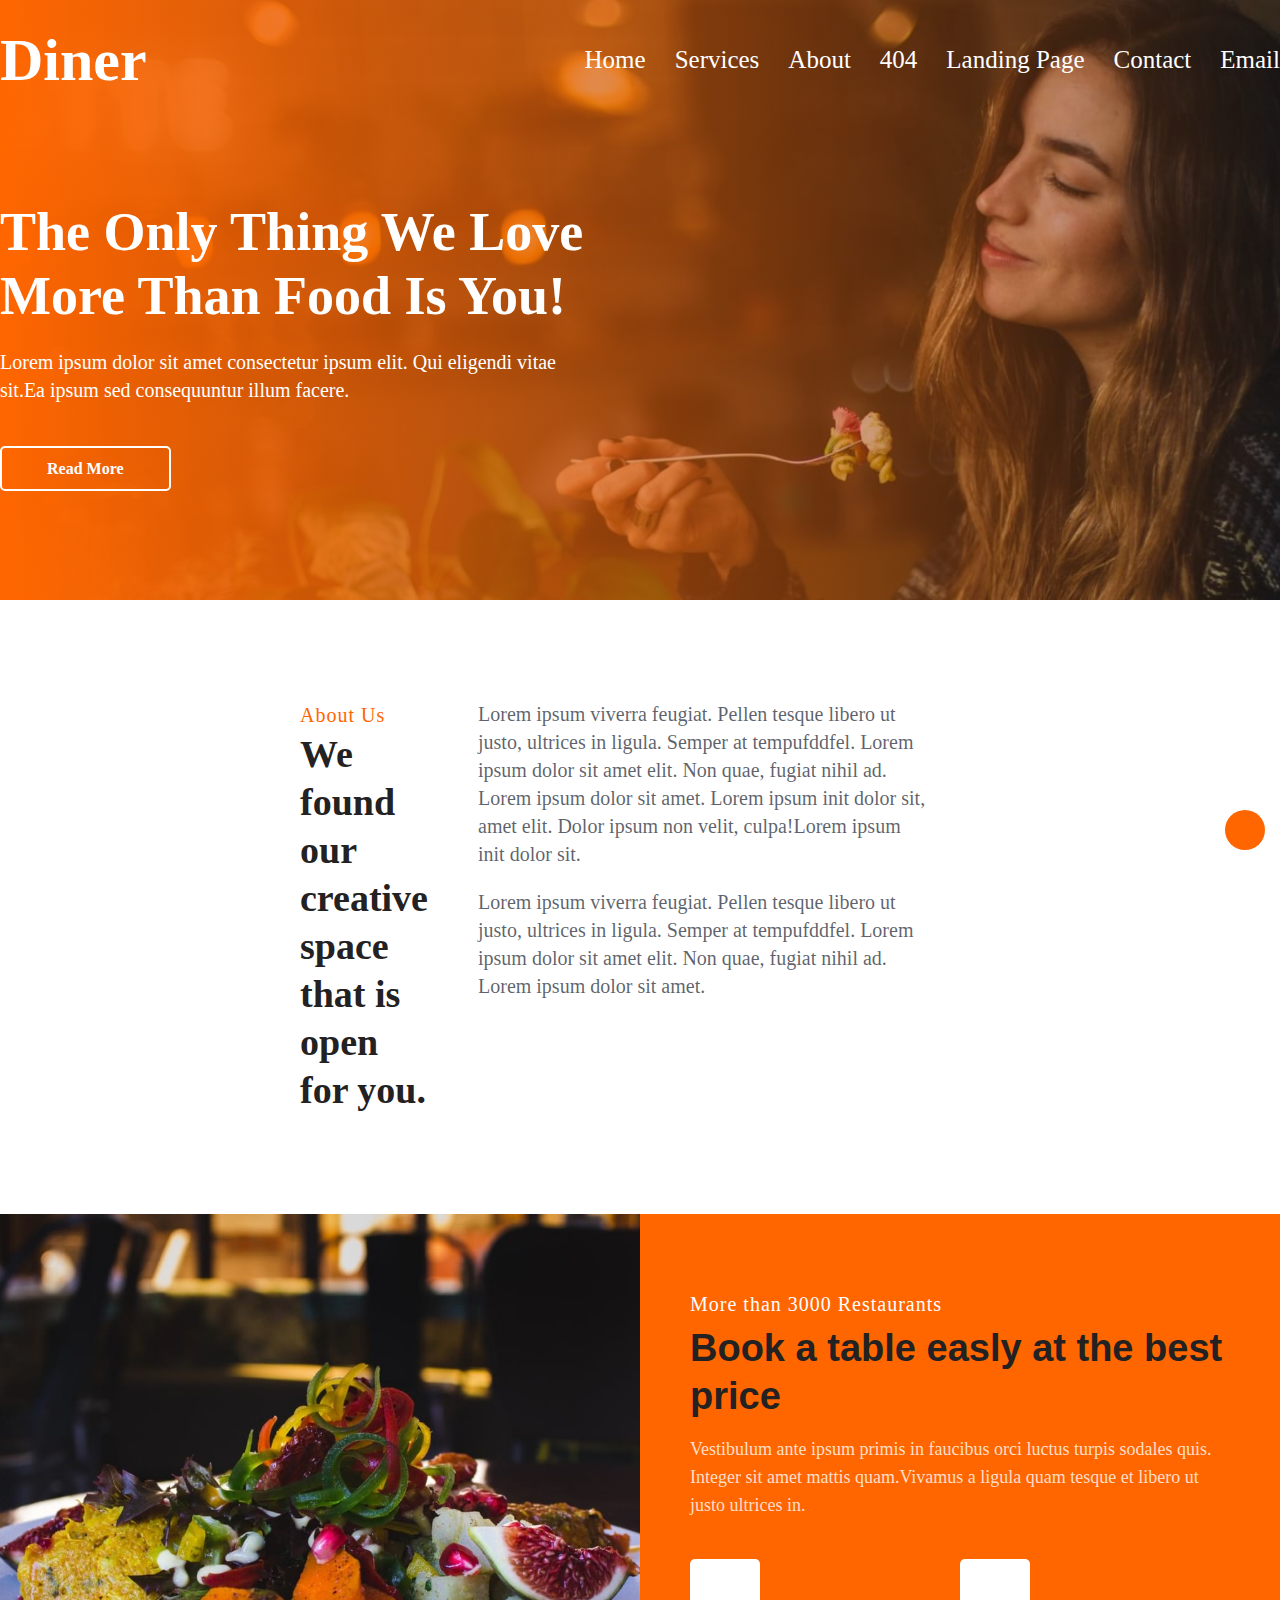
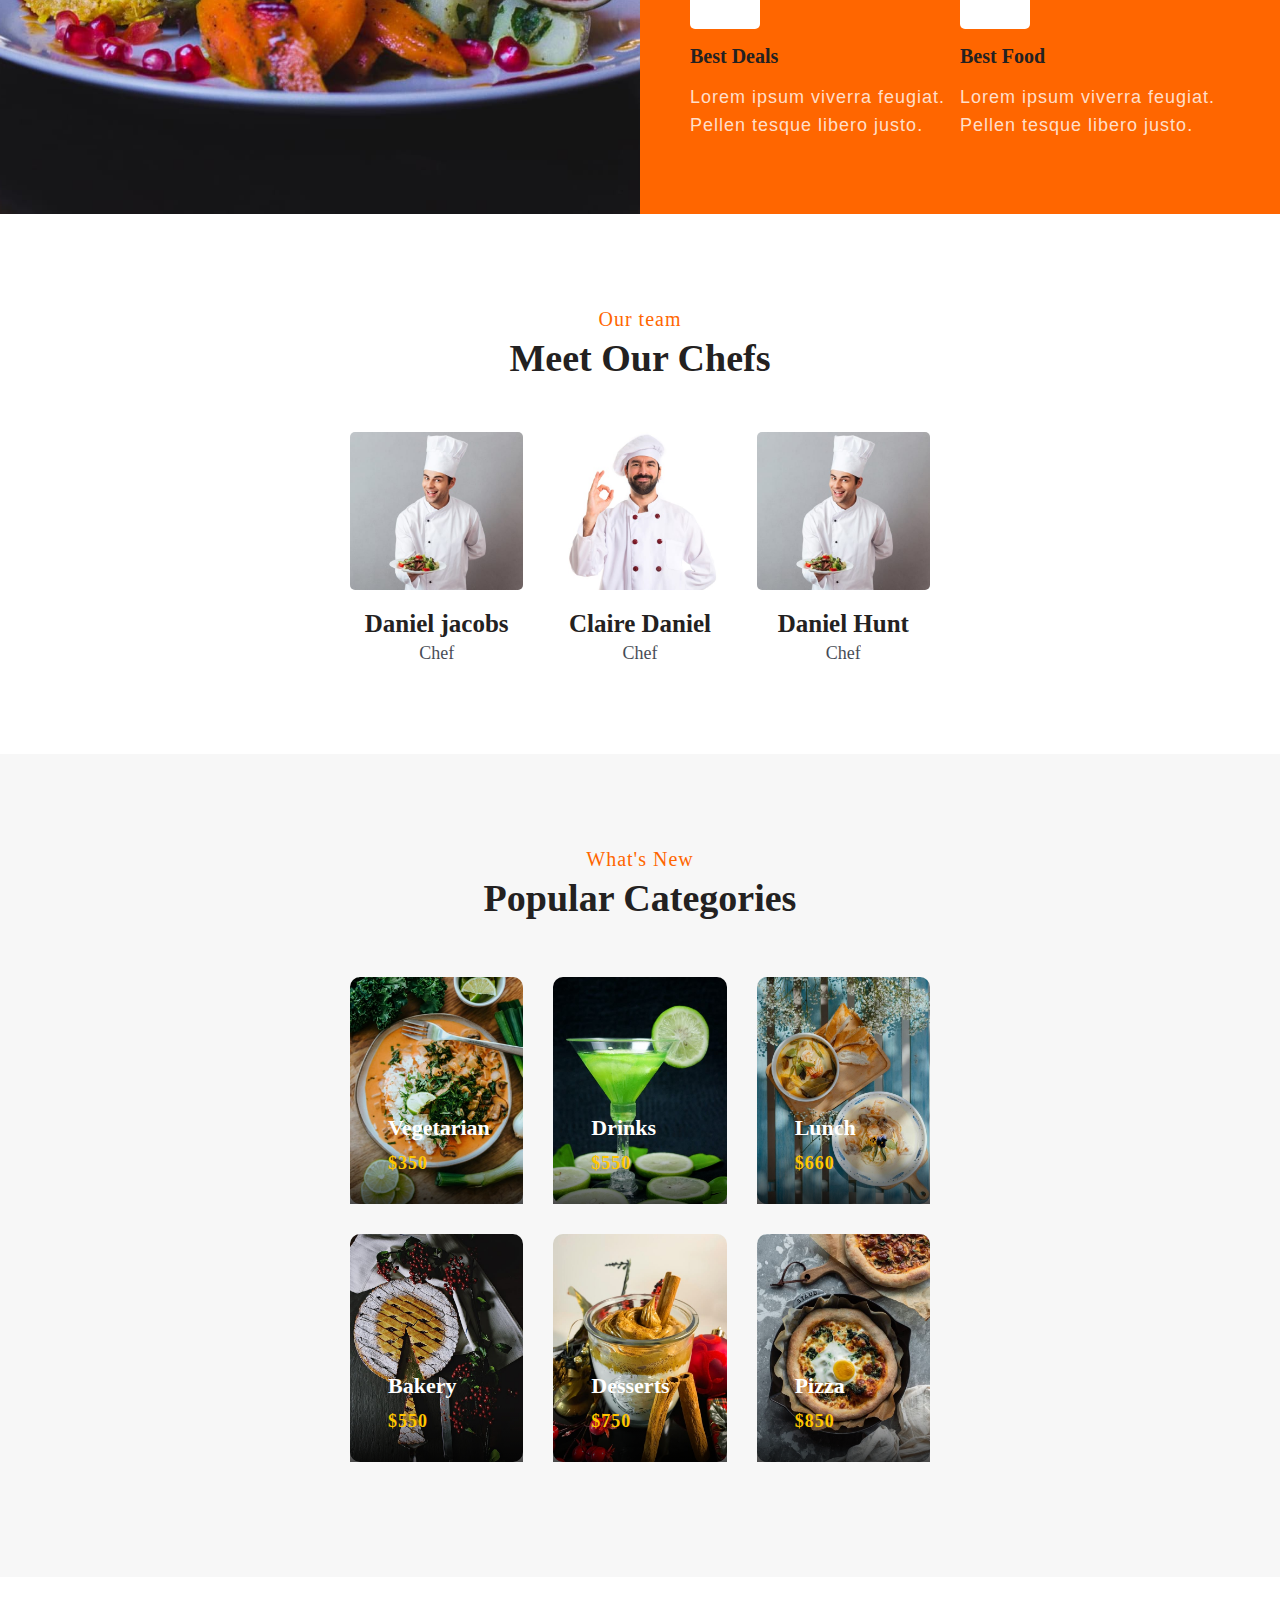
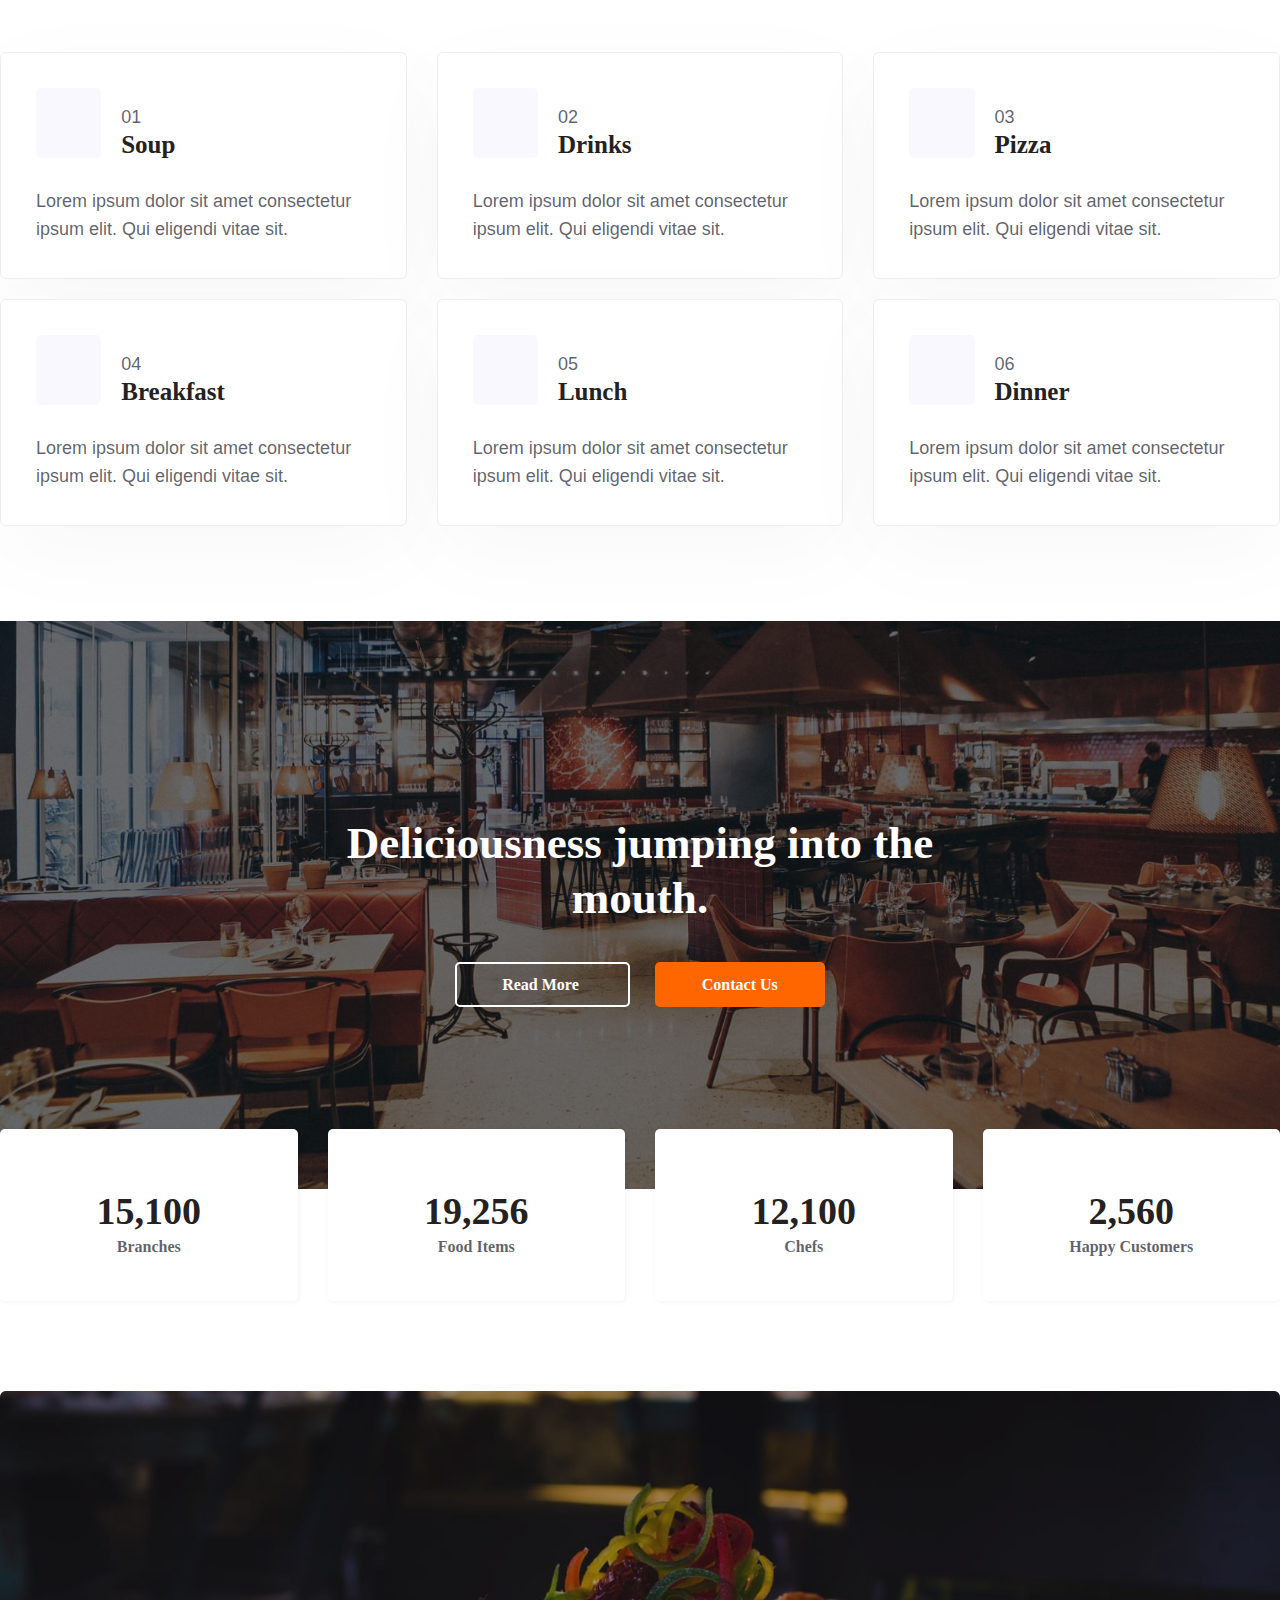
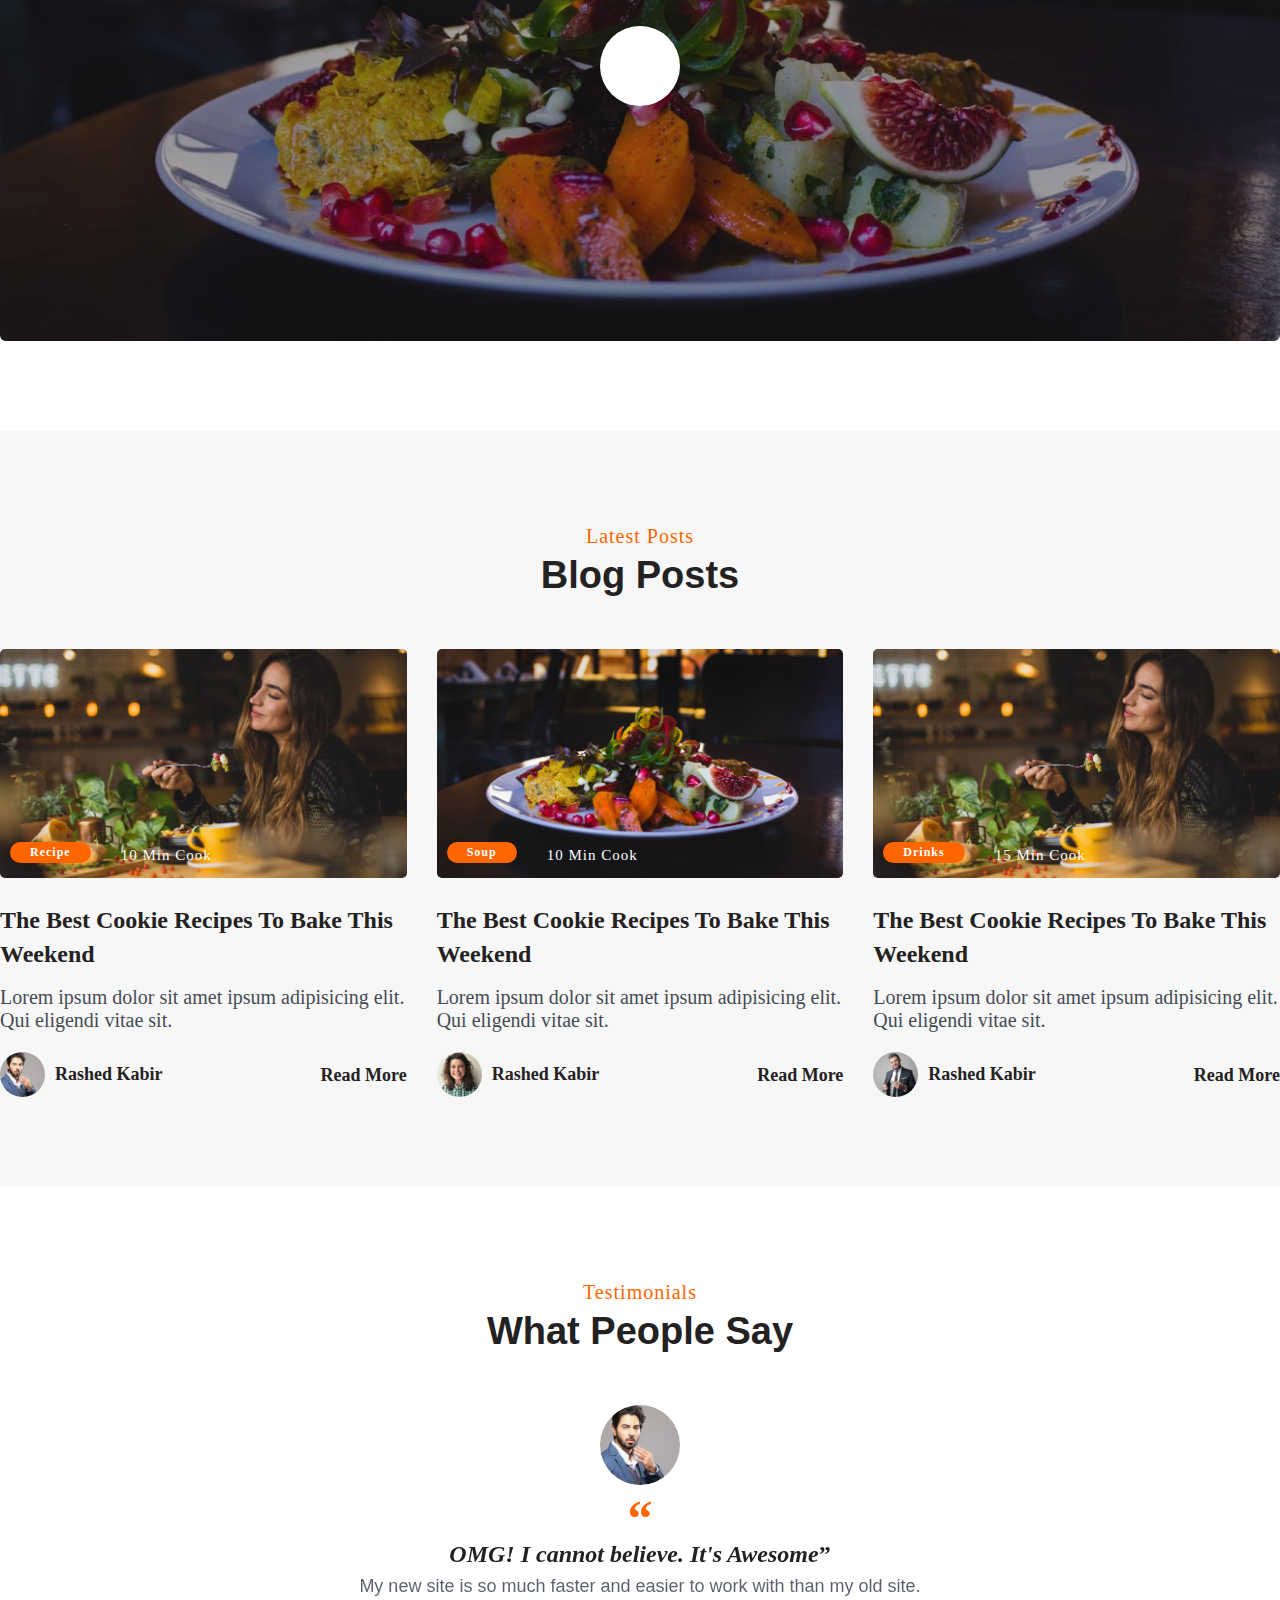
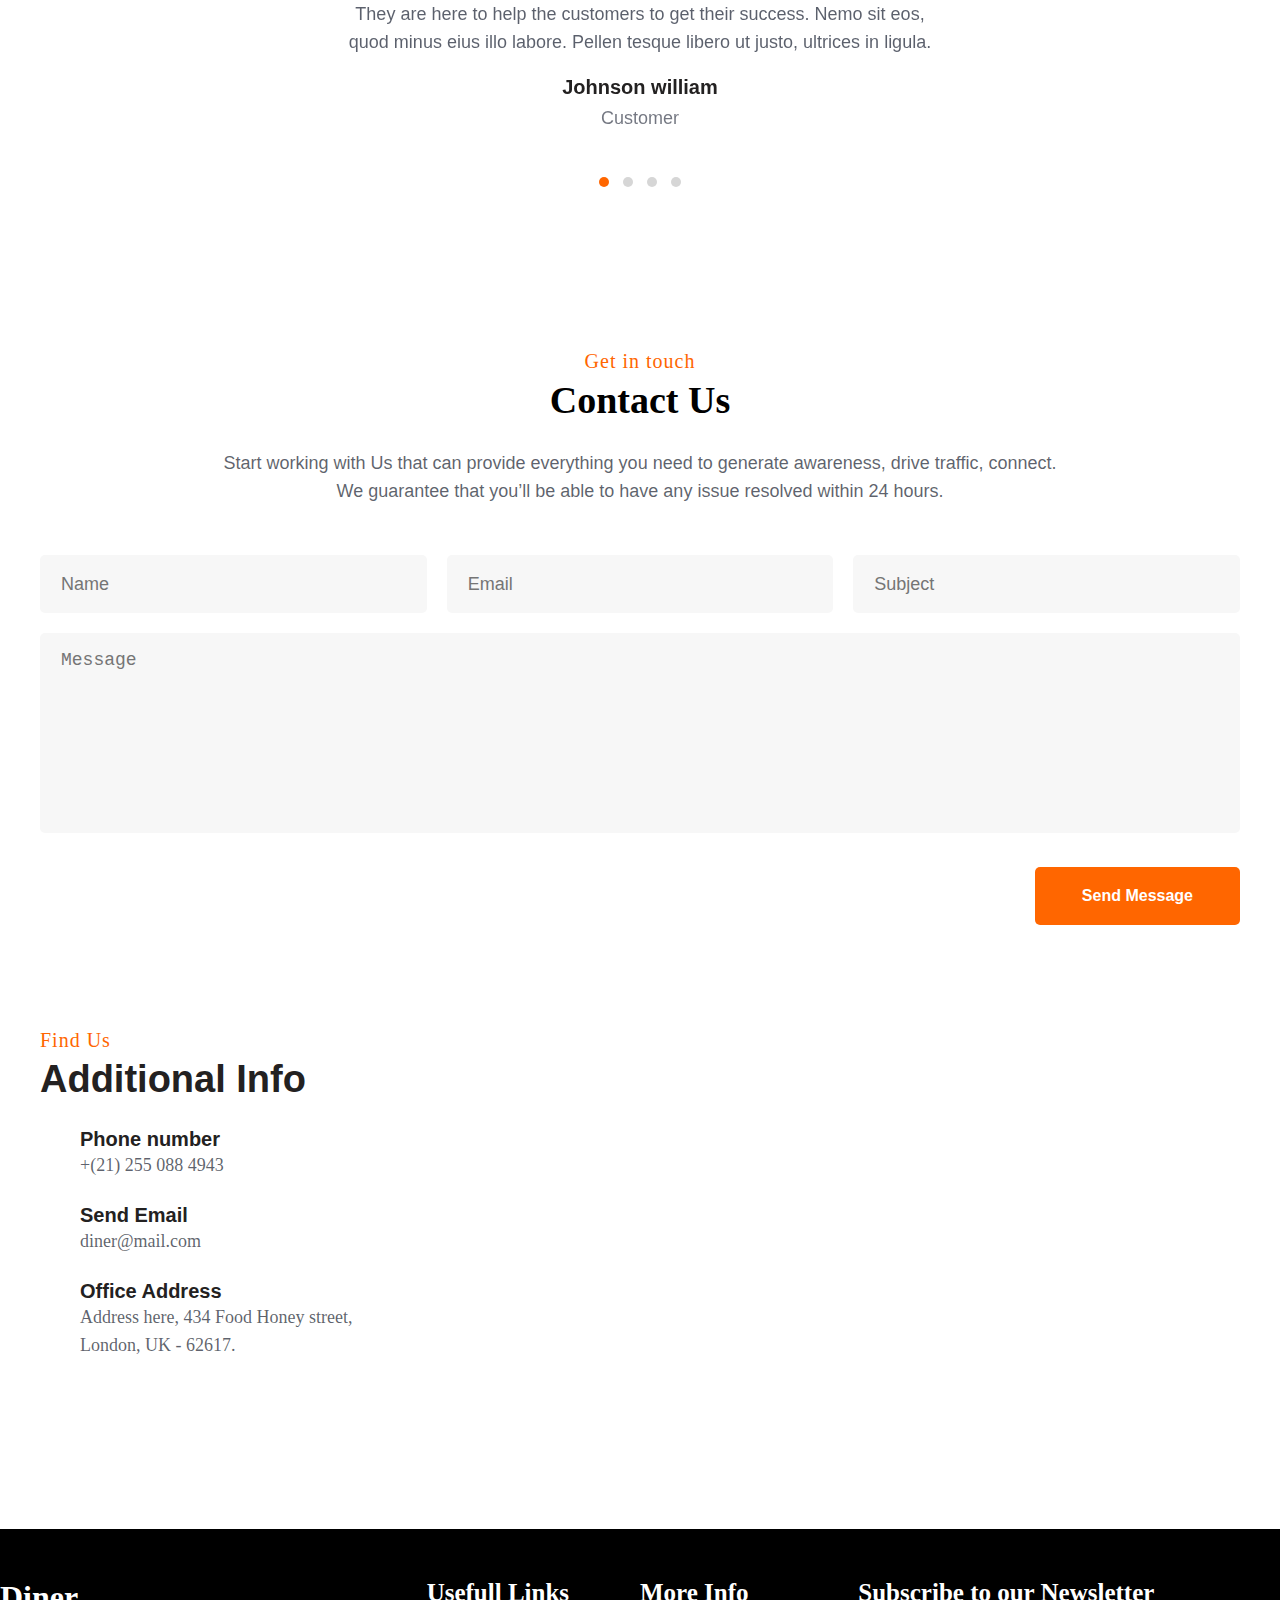
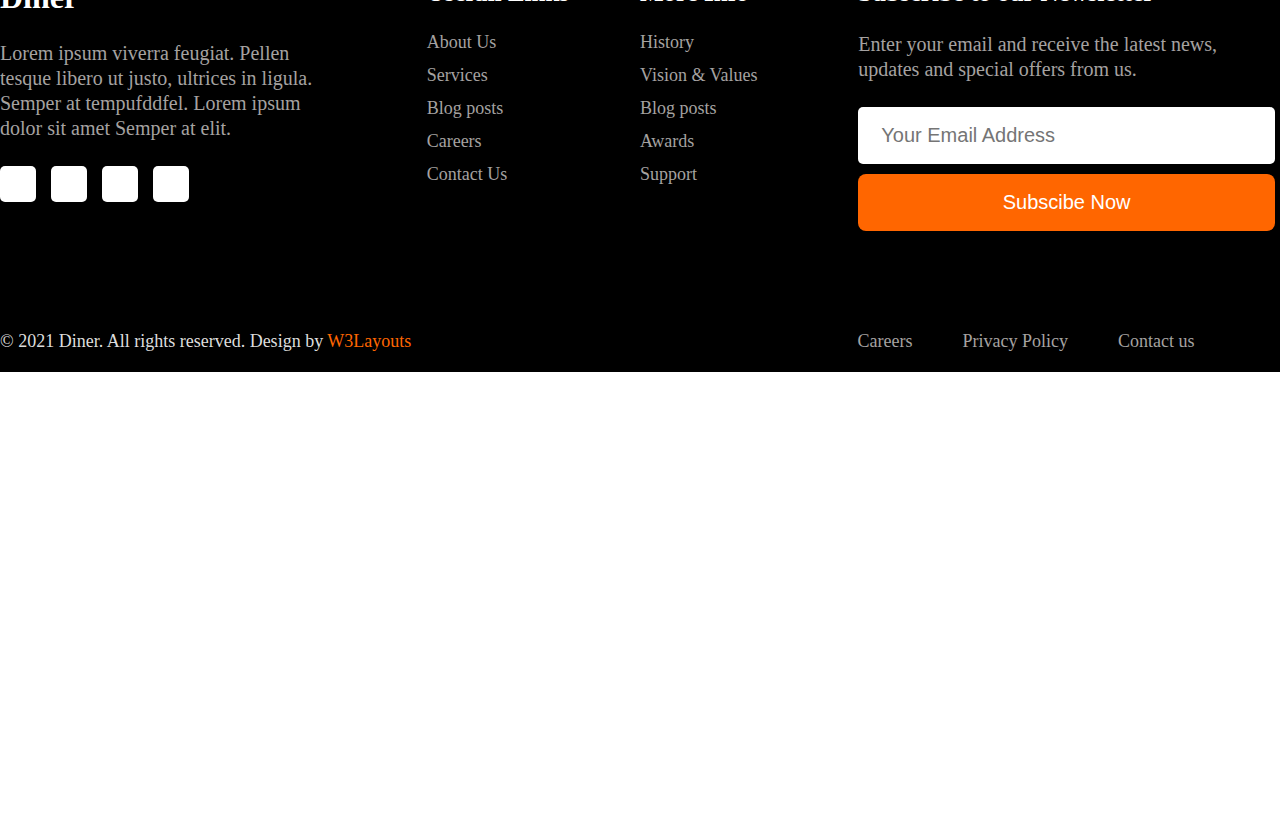
<file: Landing/index.html>
<!DOCTYPE html>
<html lang="en">
  <head>
    <meta charset="UTF-8" />
    <meta http-equiv="X-UA-Compatible" content="IE=edge" />
    <meta name="viewport" content="width=device-width, initial-scale=1.0" />
    <title>Landing Page</title>
    <link
      rel="stylesheet"
      href="https://cdnjs.cloudflare.com/ajax/libs/font-awesome/6.1.1/css/all.min.css"
      integrity="sha512-KfkfwYDsLkIlwQp6LFnl8zNdLGxu9YAA1QvwINks4PhcElQSvqcyVLLD9aMhXd13uQjoXtEKNosOWaZqXgel0g=="
      crossorigin="anonymous"
      referrerpolicy="no-referrer"
    />
    <link
      rel="stylesheet"
      href="https://cdnjs.cloudflare.com/ajax/libs/OwlCarousel2/2.3.4/assets/owl.carousel.min.css"
      integrity="sha512-tS3S5qG0BlhnQROyJXvNjeEM4UpMXHrQfTGmbQ1gKmelCxlSEBUaxhRBj/EFTzpbP4RVSrpEikbmdJobCvhE3g=="
      crossorigin="anonymous"
      referrerpolicy="no-referrer"
    />
    <link
      rel="stylesheet"
      href="https://cdnjs.cloudflare.com/ajax/libs/OwlCarousel2/2.3.4/assets/owl.theme.default.min.css"
      integrity="sha512-sMXtMNL1zRzolHYKEujM2AqCLUR9F2C4/05cdbxjjLSRvMQIciEPCQZo++nk7go3BtSuK9kfa/s+a4f4i5pLkw=="
      crossorigin="anonymous"
      referrerpolicy="no-refe"
      />
    <link rel="stylesheet" href="./style.css" />
  </head>
  <body>
    <header class="header" id="header">
      <div class="container">
        <div class="menu">
          <a class="logo" href="../index.html">Diner</a>
          <nav class="navbar">
            <a href="../index.html">Home</a>
            <a href="../services/services.html">Services</a>
            <a href="../about/about.html">About</a>
            <a href="../error/error.html">404</a>
            <a href="#">Landing Page</a>
            <a href="../Contact/index.html">Contact</a>
            <a href="../email/index.html">Email</a>
          </nav>
        </div>
        <button class="toggler" onclick="opena()">
          <i class="fa fa-bars" ></i>
        </button>
        <div class="baner">
          <h1>The Only Thing We Love More Than Food Is You!</h1>
          <p>
            Lorem ipsum dolor sit amet consectetur ipsum elit. Qui eligendi
            vitae sit.Ea ipsum sed consequuntur illum facere.
          </p>
          <a href="#"
            >Read More
            <span class="fa fa-chevron-right ml-2"></span>
          </a>
        </div>
      </div>
      <div class="slider" id="acces">
        <div class="menus">
          <nav class="navbars">
            <a href="../index.html">Home</a>
            <a href="../services/services.html">Services</a>
            <a href="../about/about.html">About</a>
            <a href="../error/error.html">404</a>
            <a href="#">Landing Page</a>
            <a href="../Contact/index.html">Contact</a>
            <a href="../email/index.html">Email</a>
          </nav>
        </div>
        <button onclick="closea()">
          <i class="fas fa-times" ></i>
        </button>
      </div>
    </header>

    <section class="about">
      <div class="container">
        <div class="row">
          <div class="col1">
            <div class="headers">
              <p>About Us</p>
              <h1>We found our creative space that is open for you.</h1>
            </div>
          </div>
          <div class="col2">
            <p>
              Lorem ipsum viverra feugiat. Pellen tesque libero ut justo,
              ultrices in ligula. Semper at tempufddfel. Lorem ipsum dolor sit
              amet elit. Non quae, fugiat nihil ad. Lorem ipsum dolor sit amet.
              Lorem ipsum init dolor sit, amet elit. Dolor ipsum non velit,
              culpa!Lorem ipsum init dolor sit.
            </p>
            <span
              >Lorem ipsum viverra feugiat. Pellen tesque libero ut justo,
              ultrices in ligula. Semper at tempufddfel. Lorem ipsum dolor sit
              amet elit. Non quae, fugiat nihil ad. Lorem ipsum dolor sit
              amet.</span
            >
          </div>
        </div>
      </div>
    </section>

    <section class="book">
      <div class="containers">
        <div class="left">
        </div>
        <div class="right">
          <div class="title">
            <p>More than 3000 Restaurants</p>
            <h1>Book a table easly at the best price</h1>
            <span
              >Vestibulum ante ipsum primis in faucibus orci luctus turpis
              sodales quis. Integer sit amet mattis quam.Vivamus a ligula quam
              tesque et libero ut justo ultrices in.</span
            >
            <div class="subscribe">
              <div class="lefta">
                <div class="icon">
                  <span class="fa fa-thumbs-up"></span>
                </div>
                <a href="#">Best Deals</a>
                <p>Lorem ipsum viverra feugiat. Pellen tesque libero justo.</p>
              </div>
              <div class="lefta">
                <div class="icon">
                  <span class="fa fa-cutlery"></span>
                </div>
                <a href="#">Best Food</a>
                <p>Lorem ipsum viverra feugiat. Pellen tesque libero justo.</p>
              </div>
            </div>
          </div>
        </div>
      </div>
    </section>

    <section class="team">
        <div class="container1">
          <header class="title">
            <h2>Our team</h2>
            <h1>Meet Our Chefs</h1>
          </header>
          <main class="main">
            <div class="row">
              <div class="col">
                <div class="item">
                  <div class="image">
                    <img src="./img/chef2.jpg" alt="">
                    <div class="icon">
                      <a href="https://www.facebook.com/"><i class="fab fa-facebook-f"></i></a>
                      <a href="https://twitter.com/"><i class="fab fa-twitter"></i></a>
                      <a href="https://www.instagram.com/"><i class="fab fa-instagram"></i></a>
                    </div>
                  </div>
                  <h3>Daniel jacobs</h3>
                  <p>Chef</p>
                </div>
              </div>
              <div class="col">
                <div class="item">
                  <div class="image">
                    <img src="./img/chef1.jpg" alt="">
                    <div class="icon">
                      <a href="https://www.facebook.com/"><i class="fab fa-facebook-f"></i></a>
                      <a href="https://twitter.com/"><i class="fab fa-twitter"></i></a>
                      <a href="https://www.instagram.com/"><i class="fab fa-instagram"></i></a>
                    </div>
                  </div>
    
                  <h3>Claire Daniel</h3>
                  <p>Chef</p>
                </div>
              </div>
              <div class="col">
                <div class="item">
                  <div class="image">
                    <img src="./img/chef2.jpg" alt="">
                    <div class="icon">
                      <a href="https://www.facebook.com/"><i class="fab fa-facebook-f"></i></a>
                      <a href="https://twitter.com/"><i class="fab fa-twitter"></i></a>
                      <a href="https://www.instagram.com/"><i class="fab fa-instagram"></i></a>
                    </div>
                  </div>
                  <h3>Daniel Hunt</h3>
                  <p>Chef</p>
                </div>
              </div>
            </div>
          </main>
        </div>
      </section>

      <section class="new">
        <div class="container2">
          <header class="title">
            <h2>What's New</h2>
            <h1>Popular Categories</h1>
          </header>
          <main class="main">
            <div class="row">
              <div class="col">
                <div class="item">
                  <img src="./img/g1.jpg" alt="" />
                  <div class="info">
                    <h3>Vegetarian</h3>
                    <p>$350</p>
                  </div>
                </div>
              </div>
              <div class="col">
                <div class="item">
                  <img src="./img/g2.jpg" alt="" />
                  <div class="info">
                    <h3>Drinks</h3>
                    <p>$550</p>
                  </div>
                </div>
              </div>
              <div class="col">
                <div class="item">
                  <img src="./img/g3.jpg" alt="" />
                  <div class="info">
                    <h3>Lunch</h3>
                    <p>$660</p>
                  </div>
                </div>
              </div>
              <div class="col">
                <div class="item">
                  <img src="./img/g4.jpg" alt="" />
                  <div class="info">
                    <h3>Bakery</h3>
                    <p>$550</p>
                  </div>
                </div>
              </div>
              <div class="col">
                <div class="item">
                  <img src="./img/g5.jpg" alt="" />
                  <div class="info">
                    <h3>Desserts</h3>
                    <p>$750</p>
                  </div>
                </div>
              </div>
              <div class="col">
                <div class="item">
                  <img src="./img/g6.jpg" alt="" />
                  <div class="info">
                    <h3>Pizza</h3>
                    <p>$850</p>
                  </div>
                </div>
              </div>
            </div>
          </main>
        </div>
      </section>

      <section class="service">
        <div class="container3">
          <div class="row">
            <div class="col">
              <div class="item">
                <header class="title">
                  <div class="icon">
                    <i class="fas fa-users"></i>
                  </div>
                  <div class="intro">
                    <p>01</p>
                    <h3>Soup</h3>
                  </div>
                </header>
                <p>
                  Lorem ipsum dolor sit amet consectetur ipsum elit. Qui eligendi
                  vitae sit.
                </p>
              </div>
            </div>
            <div class="col">
              <div class="item">
                <header class="title">
                  <div class="icon">
                    <i class="fas fa-shield-alt"></i>
                  </div>
                  <div class="intro">
                    <p>02</p>
                    <h3>Drinks</h3>
                  </div>
                </header>
                <p>
                  Lorem ipsum dolor sit amet consectetur ipsum elit. Qui eligendi
                  vitae sit.
                </p>
              </div>
            </div>
            <div class="col">
              <div class="item">
                <header class="title">
                  <div class="icon">
                    <i class="fas fa-thermometer-full"></i>
                  </div>
                  <div class="intro">
                    <p>03</p>
                    <h3>Pizza</h3>
                  </div>
                </header>
                <p>
                  Lorem ipsum dolor sit amet consectetur ipsum elit. Qui eligendi
                  vitae sit.
                </p>
              </div>
            </div>
            <div class="col">
              <div class="item">
                <header class="title">
                  <div class="icon">
                    <i class="fas fa-american-sign-language-interpreting"></i>
                  </div>
                  <div class="intro">
                    <p>04</p>
                    <h3>Breakfast</h3>
                  </div>
                </header>
                <p>
                  Lorem ipsum dolor sit amet consectetur ipsum elit. Qui eligendi
                  vitae sit.
                </p>
              </div>
            </div>
            <div class="col">
              <div class="item">
                <header class="title">
                  <div class="icon">
                    <i class="fas fa-paint-brush"></i>
                  </div>
                  <div class="intro">
                    <p>05</p>
                    <h3>Lunch</h3>
                  </div>
                </header>
                <p>
                  Lorem ipsum dolor sit amet consectetur ipsum elit. Qui eligendi
                  vitae sit.
                </p>
              </div>
            </div>
            <div class="col">
              <div class="item">
                <header class="title">
                  <div class="icon">
                    <i class="fas fa-eraser"></i>
                  </div>
                  <div class="intro">
                    <p>06</p>
                    <h3>Dinner</h3>
                  </div>
                </header>
                <p>
                  Lorem ipsum dolor sit amet consectetur ipsum elit. Qui eligendi
                  vitae sit.
                </p>
              </div>
            </div>
          </div>
        </div>
      </section>

      <section class="delicious">
        <div class="container4">
          <div class="info">
            <h1>Deliciousness jumping into the mouth.</h1>
            <div class="button">
              <a href="./html/about.html">
                Read More
                <i class="fas fa-chevron-right"></i>
              </a>
              <a href="">
                Contact Us
                <i class="fas fa-chevron-right"></i>
              </a>
            </div>
          </div>
        </div>
      </section>

      <section class="stat">
        <div class="container5">
          <div class="row">
            <div class="col">
              <div class="item">
                <i class="fas fa-building"></i>
                <p>15,100</p>
                <span>Branches</span>
              </div>
            </div>
            <div class="col">
              <div class="item">
                <i class="fas fa-utensils"></i>
                <p>19,256</p>
                <span>Food Items</span>
              </div>
            </div>
            <div class="col">
              <div class="item">
                <i class="fas fa-users"></i>
                <p>12,100</p>
                <span>Chefs</span>
              </div>
            </div>
            <div class="col">
              <div class="item">
                <i class="far fa-smile"></i>
                <p>2,560</p>
                <span>Happy Customers</span>
              </div>
            </div>
          </div>
        </div>
      </section>

      <section class="video">
        <div class="container5">
          <div class="info">
            <a href="#">
              <i class="fas fa-play"></i>
            </a>
          </div>
        </div>
      </section>

      <section class="latest">
        <div class="container6">
          <header class="title">
            <h2>Latest Posts</h2>
            <h1>Blog Posts</h1>
          </header>
          <main class="main">
            <div class="row">
              <div class="col">
                <div class="card">
                  <div class="card-header">
                    <img src="./img/banner1.jpg" alt="" />
                    <div class="post">
                      <p>Recipe</p>
                      <i class="far fa-clock"></i>
                      <span>10 Min Cook</span>
                    </div>
                  </div>
                  <div class="content">
                    <a href="">The Best Cookie Recipes To Bake This Weekend</a>
                    <p>
                      Lorem ipsum dolor sit amet ipsum adipisicing elit. Qui
                      eligendi vitae sit.
                    </p>
                    <div class="more">
                      <div class="info">
                        <img src="./img/team1.jpg" alt="" />
                        <h4>Rashed Kabir</h4>
                      </div>
                      <a href="#read">
                        Read More
                        <i class="fas fa-chevron-right"></i>
                      </a>
                    </div>
                  </div>
                </div>
              </div>
              <div class="col">
                <div class="card">
                  <div class="card-header">
                    <img src="./img/banner3.jpg" alt="" />
                    <div class="post">
                      <p>Soup</p>
                      <i class="far fa-clock"></i>
                      <span>10 Min Cook</span>
                    </div>
                  </div>
                  <div class="content">
                    <a href="">The Best Cookie Recipes To Bake This Weekend</a>
                    <p>
                      Lorem ipsum dolor sit amet ipsum adipisicing elit. Qui
                      eligendi vitae sit.
                    </p>
                    <div class="more">
                      <div class="info">
                        <img src="./img/team2.jpg" alt="" />
                        <h4>Rashed Kabir</h4>
                      </div>
                      <a href="#read">
                        Read More
                        <i class="fas fa-chevron-right"></i>
                      </a>
                    </div>
                  </div>
                </div>
              </div>
              <div class="col">
                <div class="card">
                  <div class="card-header">
                    <img src="./img/banner1.jpg" alt="" />
                    <div class="post">
                      <p>Drinks</p>
                      <i class="far fa-clock"></i>
                      <span>15 Min Cook</span>
                    </div>
                  </div>
                  <div class="content">
                    <a href="">The Best Cookie Recipes To Bake This Weekend</a>
                    <p>
                      Lorem ipsum dolor sit amet ipsum adipisicing elit. Qui
                      eligendi vitae sit.
                    </p>
                    <div class="more">
                      <div class="info">
                        <img src="./img/team3.jpg" alt="" />
                        <h4>Rashed Kabir</h4>
                      </div>
                      <a href="#read">
                        Read More
                        <i class="fas fa-chevron-right"></i>
                      </a>
                    </div>
                  </div>
                </div>
              </div>
            </div>
          </main>
        </div>
      </section>

      <section class="testimonials">
        <div class="container7">
          <header class="title">
            <h2>Testimonials</h2>
            <h1>What People Say</h1>
          </header>
          <main class="main">
            <div class="owl-carousel owl-theme">
              <div class="item">
                <img src="./img/team1.jpg" alt="">
                <h3><i>OMG! I cannot believe. It's Awesome</i></h3>
                <p>
                  My new site is so much faster and easier to work with than my old site. They are here to
                  help the customers to get their success. Nemo sit eos, quod minus eius illo labore.
                  Pellen tesque libero ut justo, ultrices in ligula.
                </p>
                <div class="info">
                  <h4>Johnson william</h4>
                  <p>Customer</p>
                </div>
              </div>
              <div class="item">
                <img src="./img/team2.jpg" alt="">
                <h3><i>Simply the best. Better than all the rest.</i></h3>
                <p>
                  My new site is so much faster and easier to work with than my old site. They are here to
                  help the customers to get their success. Nemo sit eos, quod minus eius illo labore.
                  Pellen tesque libero ut justo, ultrices in ligula.
                </p>
                <div class="info">
                  <h4>Alexander sakura</h4>
                  <p>Customer</p>
                </div>
              </div>
              <div class="item">
                <img src="./img/team3.jpg" alt="">
                <h3><i>OMG! I cannot believe. It's Awesome</i></h3>
                <p>
                  My new site is so much faster and easier to work with than my old site. They are here to
                  help the customers to get their success. Nemo sit eos, quod minus eius illo labore.
                  Pellen tesque libero ut justo, ultrices in ligula.
                </p>
                <div class="info">
                  <h4>John wilson</h4>
                  <p>Customer</p>
                </div>
              </div>
              <div class="item">
                <img src="./img/team4-1.png" alt="">
                <h3><i>OMG! I cannot believe. It's Awesome</i></h3>
                <p>
                  My new site is so much faster and easier to work with than my old site. They are here to
                  help the customers to get their success. Nemo sit eos, quod minus eius illo labore.
                  Pellen tesque libero ut justo, ultrices in ligula.
                </p>
                <div class="info">
                  <h4>Julia sakura</h4>
                  <p>Customer</p>
                </div>
              </div>
          </main>
        </div>
      </section>

      <section class="contact">
        <div class="containers">
            <div class="contactct">
                <div class="headers">
                    <p class="titlea">Get in touch</p>
                    <h1 class="titleb">Contact Us</h1>
                    <span class="titlec">Start working with Us that can provide everything you need to generate awareness, drive traffic, connect.
                        <br>
                        We guarantee that you’ll be able to have any issue resolved within 24 hours.
                    </span>
                </div>
                <form >
                    <div class="twice">
                        <input type="text"   placeholder="Name" required="">
                        <input type="email"   placeholder="Email" required="">
                        <input type="text"   placeholder="Subject" required="">
                    </div>
                    <textarea placeholder="Message" required=""></textarea>
                    <div class="texta">
                        <button>Send Message</button>
                    </div>
                </form>
            </div>
            <div class="contactcta">
                <div class="details">
                    <div class="contactctb">
                        <p>Find Us</p>
                        <h1>Additional Info</h1>
                    </div>
                    <div class="contactctc">
                        <div class="contleft">
                            <span class="fa fa-phone"></span>
                        </div>
                        <div class="contright">
                            <h1>Phone number</h1>
                            <p>
                                <a href="#">+(21) 255 088 4943</a>
                            </p>
                        </div>
                    </div>
                    <div class="contactctc">
                        <div class="contleft">
                            <span class="fa fa-envelope"></span>
                        </div>
                        <div class="contright">
                            <h1>Send Email</h1>
                            <p>
                                <a href="#" class="mail">diner@mail.com</a>
                            </p>
                        </div>
                    </div>
                    <div class="contactctc">
                        <div class="contleft">
                            <span class="fa fa-map-marker"></span>
                        </div>
                        <div class="contright">
                            <h1>Office Address</h1>
                            <p>
                                Address here, 434 Food Honey street, London, UK - 62617.
                            </p>
                        </div>
                    </div>
                </div>
                <div class="content">
                    <div>
                        <iframe src="https://www.google.com/maps/embed?pb=!1m18!1m12!1m3!1d317718.69319292053!2d-0.3817765050863085!3d51.528307984912544!2m3!1f0!2f0!3f0!3m2!1i1024!2i768!4f13.1!3m3!1m2!1s0x47d8a00baf21de75%3A0x52963a5addd52a99!2sLondon%2C+UK!5e0!3m2!1sen!2spl!4v1562654563739!5m2!1sen!2spl" width="100%" height="400" frameborder="0" style="border: 0px;" allowfullscreen=""></iframe>
                    </div>
                </div>
            </div>
        </div>
    </section>

    <footer class="footer">
      <div class="containera">
        <div class="top">
          <div class="row">
            <div class="col">
              <div class="item">
                <h2><a href="">Diner</h2></a>
                <p>
                  Lorem ipsum viverra feugiat. Pellen tesque libero ut justo,
                  ultrices in ligula. Semper at tempufddfel. Lorem ipsum dolor
                  sit amet Semper at elit.
                </p>
                <div class="icon">
                  <a href="https://www.facebook.com/"
                    ><i class="fab fa-facebook-f"></i
                  ></a>
                  <a href="https://twitter.com/home"
                    ><i class="fab fa-twitter"></i
                  ></a>
                  <a href="https://www.instagram.com/"
                    ><i class="fab fa-instagram"></i
                  ></a>
                  <a href="https://www.linkedin.com/"
                    ><i class="fab fa-linkedin-in"></i
                  ></a>
                </div>
              </div>
            </div>
            <div class="col">
              <div class="item">
                <div class="subsection">
                  <h2>Usefull Links</h2>
                  <ul>
                    <li><a href="./html/about.html">About Us</a></li>
                    <li><a href="./services/services.html">Services</a></li>
                    <li><a href="./html/blog.html">Blog posts</a></li>
                    <li><a href="#careers">Careers</a></li>
                    <li><a href="">Contact Us</a></li>
                  </ul>
                </div>
                <div class="subsection">
                  <h2>More Info</h2>
                  <ul>
                    <li><a href="#history">History</a></li>
                    <li><a href="#vision">Vision & Values</a></li>
                    <li><a href="#blog">Blog posts</a></li>
                    <li><a href="#awards">Awards</a></li>
                    <li><a href="#support">Support</a></li>
                  </ul>
                </div>
              </div>
            </div>
            <div class="col">
              <div class="item">
                <div class="subsection">
                  <h2>More Info</h2>
                  <ul>
                    <li><a href="#history">History</a></li>
                    <li><a href="#vision">Vision & Values</a></li>
                    <li><a href="#blog">Blog posts</a></li>
                    <li><a href="#awards">Awards</a></li>
                    <li><a href="#support">Support</a></li>
                  </ul>
                </div>
              </div>
            </div>
            <div class="col">
              <div class="item">
                <h2>Subscribe to our Newsletter </h2>
                <p>Enter your email and receive the latest news, updates and special offers from us.</p>
                <div class="form">
                  <input type="email" placeholder="Your Email Address">
                  <button>Subscibe Now</button>
                </div>
              </div>
            </div>
          </div>
        </div>
        <div class="copyright">
          <div class="row">
            <div class="col">
              <p>© 2021 Diner. All rights reserved. Design by 
                <a href="">W3Layouts</a>
              </p>
            </div>
            <div class="col">
              <ul>
                <li><a href="#careers"> Careers</a></li>
                <li><a href="#privacy">Privacy Policy</a></li>
                <li><a href="">Contact us</a></li>
              </ul>
            </div>
          </div>
        </div>
      </div>
    </footer>
    <div class="arrow">
      <a href="#header">
        <i class="fas fa-arrow-up"></i>
      </a>
    </div>
  </body>
      <script
      src="https://cdnjs.cloudflare.com/ajax/libs/jquery/3.6.0/jquery.min.js"
      integrity="sha512-894YE6QWD5I59HgZOGReFYm4dnWc1Qt5NtvYSaNcOP+u1T9qYdvdihz0PPSiiqn/+/3e7Jo4EaG7TubfWGUrMQ=="
      crossorigin="anonymous"
      referrerpolicy="no-referrer"
    ></script>
    <script
      src="https://cdnjs.cloudflare.com/ajax/libs/OwlCarousel2/2.3.4/owl.carousel.min.js"
      integrity="sha512-bPs7Ae6pVvhOSiIcyUClR7/q2OAsRiovw4vAkX+zJbw3ShAeeqezq50RIIcIURq7Oa20rW2n2q+fyXBNcU9lrw=="
      crossorigin="anonymous"
      referrerpolicy="no-referrer"
    ></script>
    <script>
      $('.owl-carousel').owlCarousel({
        loop:true,
        nav: false,
        margin:10,
        items: 1,
        itemsDesktop: false,
        itemsDesktopSmall: false,
        itemsTablet: false,
        itemsMobile: false,
        autoplay: true,
        autoplayTimeout: 5000,
        autoplayHoverPause: true,
        rewind: true,
      })
    </script>
  <script src="./index.js"></script>
</html>
</file>
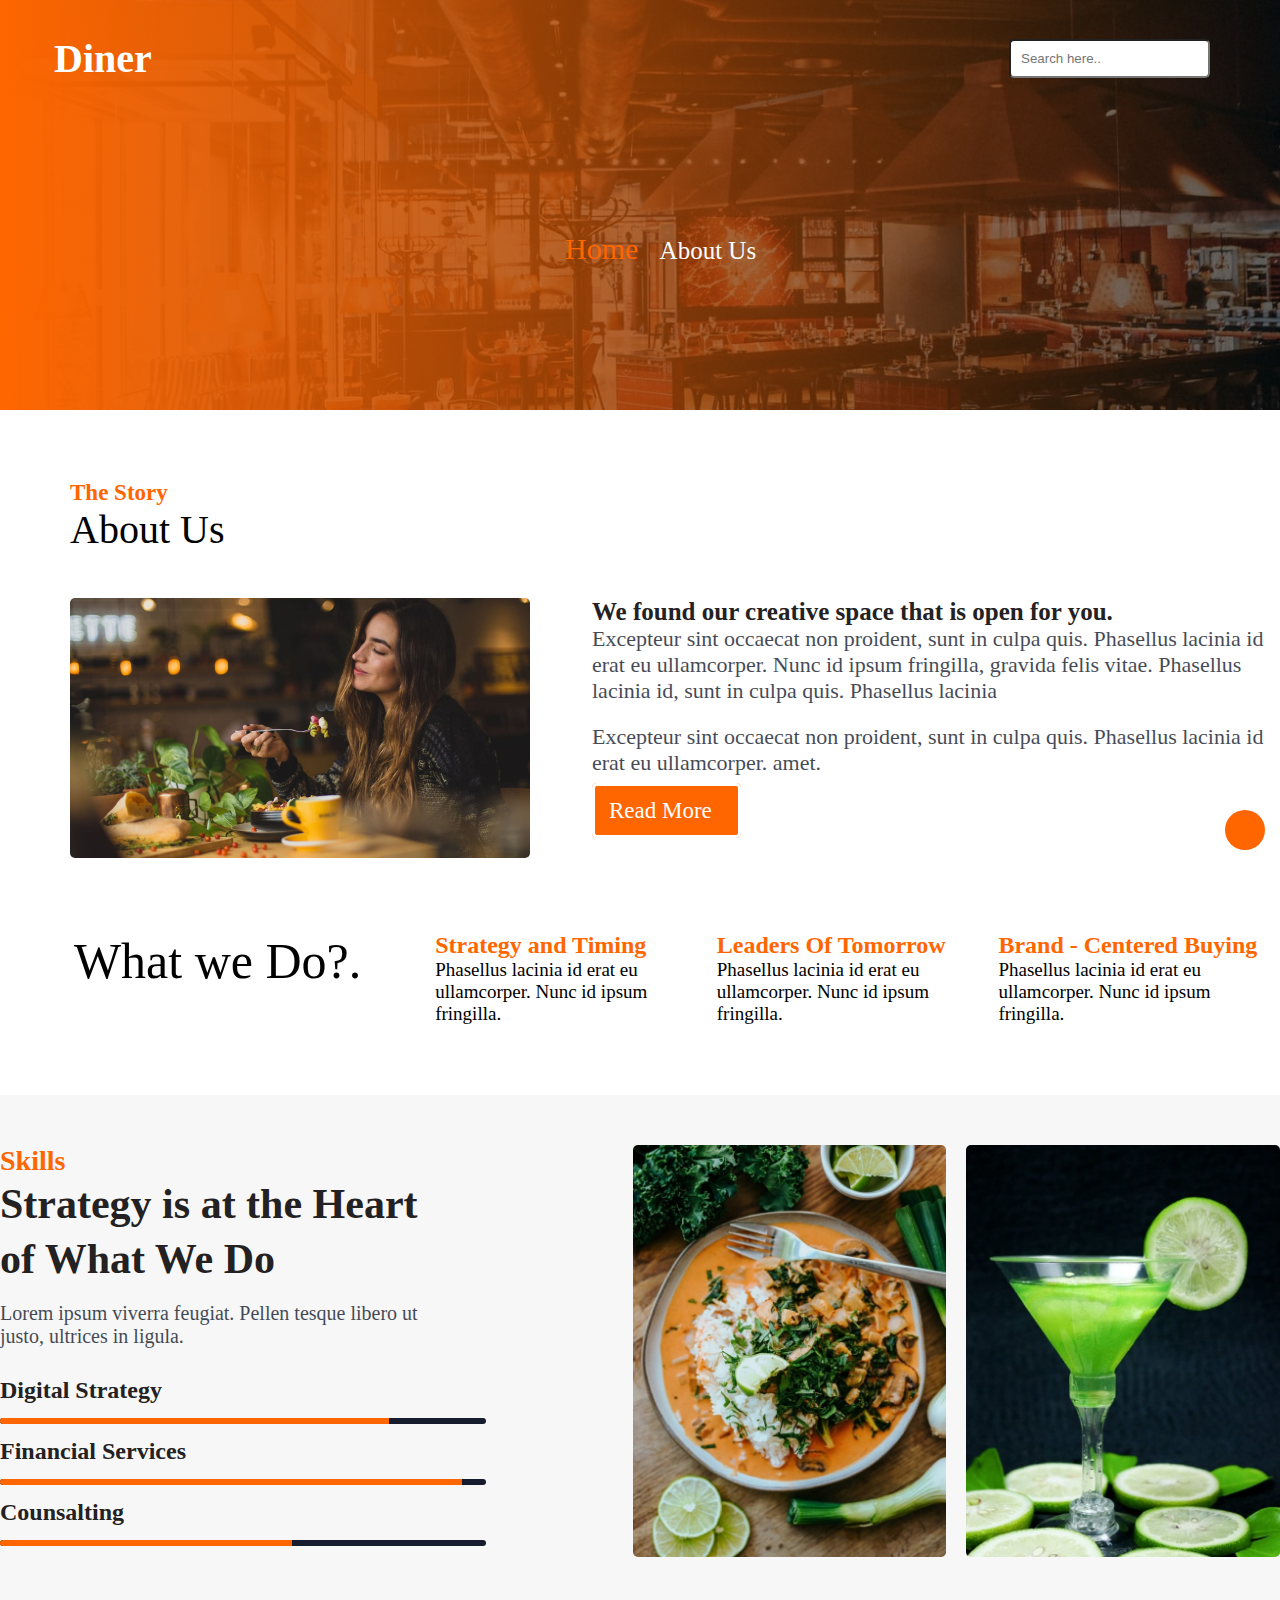
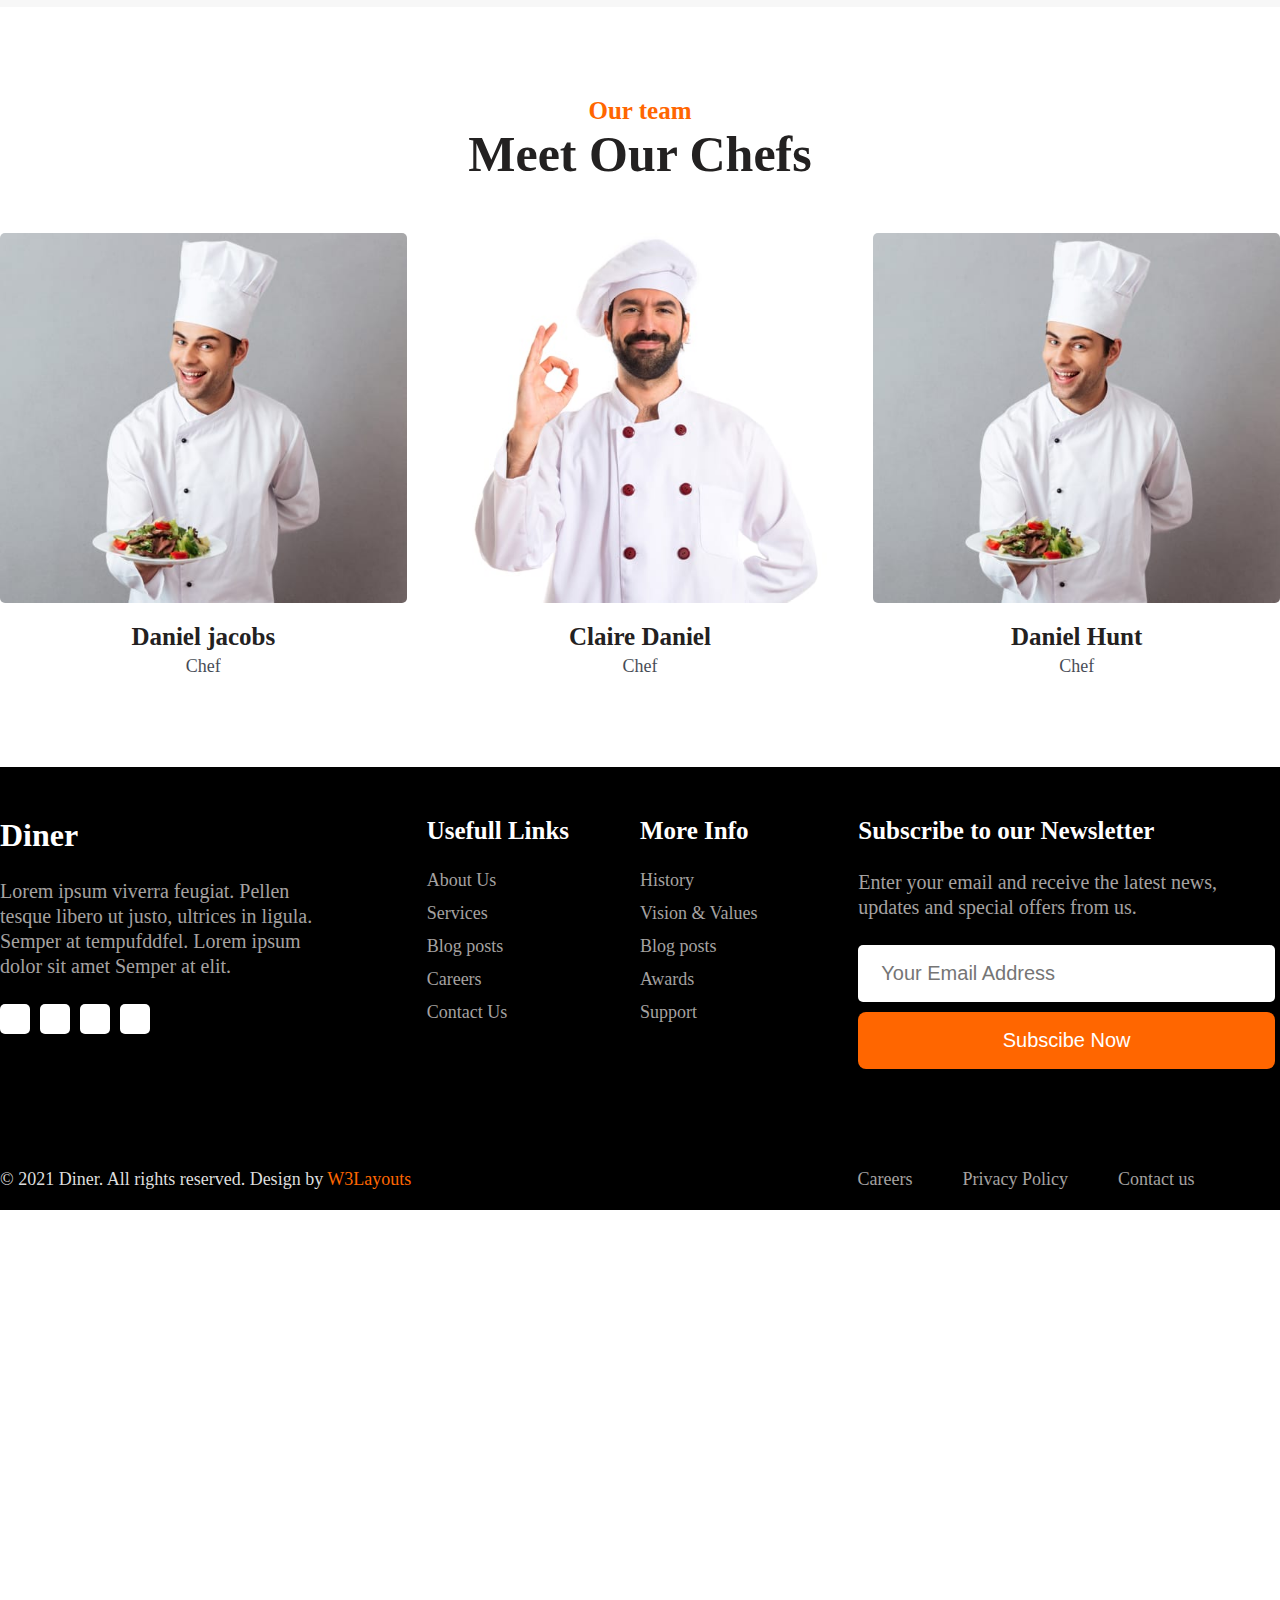
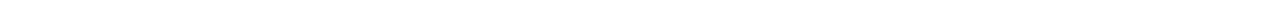
<file: about/about.html>
<!DOCTYPE html>
   <html lang="en">
     <head>
       <title>Title</title>
       <!-- Required meta tags -->
       <meta charset="utf-8" />
       <meta
         name="viewport"
         content="width=device-width, initial-scale=1, shrink-to-fit=no"
       />
   
       <!-- Bootstrap CSS v5.0.2 -->
      
       <link
         rel="stylesheet"
         href="https://cdnjs.cloudflare.com/ajax/libs/font-awesome/6.1.1/css/all.min.css"
         integrity="sha512-KfkfwYDsLkIlwQp6LFnl8zNdLGxu9YAA1QvwINks4PhcElQSvqcyVLLD9aMhXd13uQjoXtEKNosOWaZqXgel0g=="
         crossorigin="anonymous"
         referrerpolicy="no-referrer"
       />
       <link rel="stylesheet" href="./about.css" />
     </head>
  <body>
    <!-- header  -->
    <header id="header" class="header">
      <div class="container">
        <h1><a href="../index.html">Diner</a></h1>
        
        <div class="search">
          <form action="">
            <input
              type="search"
              placeholder="Search here.."
              class="search-box"
            />
            <i class="fas fa-search"></i>
          </form>
          <i id="icon" class="far fa-moon"></i>
          <i id="iconMenu" class="fas fa-bars menu" onclick="opena()"></i>
        </div>
      </div>
      <div class="slider" id="acces">
        <div class="menus">
          <nav class="navbars">
            <a href="../index.html">Home</a>
            <a href="../services/services.html">Services</a>
            <a href="../about/about.html">About</a>
            <a href="../error/error.html">404</a>
            <a href="#">Landing Page</a>
            <a href="../Contact/index.html">Contact</a>
            <a href="../email/index.html">Email</a>
          </nav>
        </div>
        <button onclick="closea()">
          <i class="fas fa-times" ></i>
        </button>
      </div>
    </header>

    <!-- carousel  -->
    <section class="carousel">
      <div class="container">
        <div class="info">
            <a href="../index.html">Home</a>
            <i class="fas fa-chevron-right"></i>
            About Us
        </div>
      </div>
    </section>

    <!-- about us  -->
    <section class="about">
      <div class="container">
          <div class="content">
            <h1>The Story</h1>
            <p>About Us</p>
          </div>
        
        <div class="row">
            <div class="col">
            <div class="item">
            <img src="./img/banner1.jpg" alt="">
            </div>
            </div>

            <div class="col">
            <div class="item">
               <h1>We found our creative space that is open for you.</h1> 
               <p>
                Excepteur sint occaecat non proident, sunt in culpa quis. Phasellus lacinia id erat eu ullamcorper. Nunc id ipsum fringilla, gravida felis vitae. Phasellus lacinia id, sunt in culpa quis. Phasellus lacinia
               </p>
               <span>
                Excepteur sint occaecat non proident, sunt in culpa quis. Phasellus lacinia id erat eu ullamcorper.
                amet.
               </span>
               <a href="./html/about.html">
                Read More
                <i class="fas fa-chevron-right"></i>
              </a>
            </div>
          </div>
        </div>
      </div>
    </section>
    <!-- what we do? -->
    <section class="what">
        <div class="container">
            <div class="row">
                <div class="col">
                    <p>What we Do?.</p>
                </div>
                <div class="col">
                    <h1>Strategy and Timing</h1>
                    <span>Phasellus lacinia id erat eu ullamcorper. Nunc id ipsum fringilla.</span>
                </div>
                <div class="col">
                    <h1>Leaders Of Tomorrow</h1>
                    <span>Phasellus lacinia id erat eu ullamcorper. Nunc id ipsum fringilla.</span>
                </div>
                <div class="col">
                    <h1>Brand - Centered Buying</h1>
                    <span>Phasellus lacinia id erat eu ullamcorper. Nunc id ipsum fringilla.</span>
                </div>
            </div>
        </div>
    </section>
    <!-- skills -->
    <section class="skill">
        <div class="container">
          <div class="row">
            <div class="col">
              <div class="item">
                <h4>Skills</h4>
                <h3>
                  Strategy is at the Heart of What We Do
                </h3>
                <p>
                  Lorem ipsum viverra feugiat. Pellen tesque libero ut justo, ultrices in
                  ligula. 
                </p>
                <div class="bars">
                  <div class="row">
                    <div class="col">
                      <div class="item">
                        <h3>Digital Strategy</h3>
                        <div class="progress">
                          <div class="current-progress"></div>
                        </div>
                      </div>
                    </div>
  
                    <div class="col">
                      <div class="item">
                        <h3>Financial Services</h3>
                        <div class="progress">
                          <div class="current-progress"></div>
                        </div>
                      </div>
                    </div>
  
                    <div class="col">
                      <div class="item">
                        <h3>Counsalting</h3>
                        <div class="progress">
                          <div class="current-progress"></div>
                        </div>
                      </div>
                    </div>
                  </div>
                </div>
              </div>
            </div>
  
            <div class="col">
              <div class="item-grid">
                <img src="../img/g1.jpg" alt="">
                <img src="../img/g2.jpg" alt="">
              </div>
            </div>
          </div>
        </div>
      </section>
    <!-- Team -->
    <section class="team">
        <div class="container">
          <header class="title">
            <h2>Our team</h2>
            <h1>Meet Our Chefs</h1>
          </header>
        
          <main class="main">
            <div class="row">
              <div class="col">
                <div class="item">
                  <div class="image">
                    <img src="../img/chef2.jpg" alt="">
                    <div class="icon">
                      <a href="https://www.facebook.com/"><i class="fab fa-facebook-f"></i></a>
                      <a href="https://twitter.com/"><i class="fab fa-twitter"></i></a>
                      <a href="https://www.instagram.com/"><i class="fab fa-instagram"></i></a>
                    </div>
                  </div>
    
                  <h3>Daniel jacobs</h3>
                  <p>Chef</p>
                </div>
              </div>
    
              <div class="col">
                <div class="item">
                  <div class="image">
                    <img src="../img/chef1.jpg" alt="">
                    <div class="icon">
                      <a href="https://www.facebook.com/"><i class="fab fa-facebook-f"></i></a>
                      <a href="https://twitter.com/"><i class="fab fa-twitter"></i></a>
                      <a href="https://www.instagram.com/"><i class="fab fa-instagram"></i></a>
                    </div>
                  </div>
    
                  <h3>Claire Daniel</h3>
                  <p>Chef</p>
                </div>
              </div>
    
              <div class="col">
                <div class="item">
                  <div class="image">
                    <img src="../img/chef2.jpg" alt="">
                    <div class="icon">
                      <a href="https://www.facebook.com/"><i class="fab fa-facebook-f"></i></a>
                      <a href="https://twitter.com/"><i class="fab fa-twitter"></i></a>
                      <a href="https://www.instagram.com/"><i class="fab fa-instagram"></i></a>
                    </div>
                  </div>
    
                  <h3>Daniel Hunt</h3>
                  <p>Chef</p>
                </div>
              </div>
            </div>
          </main>
        </div>
  
      </section>
    <!-- footer  -->
    <footer class="footer">
      <div class="container">
        <div class="top">
          <div class="row">
            <div class="col">
              <div class="item">
                <h2><a href="">Diner</h2></a>
                <p>
                  Lorem ipsum viverra feugiat. Pellen tesque libero ut justo,
                  ultrices in ligula. Semper at tempufddfel. Lorem ipsum dolor
                  sit amet Semper at elit.
                </p>
                <div class="icon">
                  <a href="https://www.facebook.com/"
                    ><i class="fab fa-facebook-f"></i
                  ></a>
                  <a href="https://twitter.com/home"
                    ><i class="fab fa-twitter"></i
                  ></a>
                  <a href="https://www.instagram.com/"
                    ><i class="fab fa-instagram"></i
                  ></a>
                  <a href="https://www.linkedin.com/"
                    ><i class="fab fa-linkedin-in"></i
                  ></a>
                </div>
              </div>
            </div>

            <div class="col">
              <div class="item">
                <div class="subsection">
                  <h2>Usefull Links</h2>
                  <ul>
                    <li><a href="./html/about.html">About Us</a></li>
                    <li><a href="./html/services.html">Services</a></li>
                    <li><a href="./html/blog.html">Blog posts</a></li>
                    <li><a href="#careers">Careers</a></li>
                    <li><a href="">Contact Us</a></li>
                  </ul>
                </div>

                <div class="subsection">
                  <h2>More Info</h2>
                  <ul>
                    <li><a href="#history">History</a></li>
                    <li><a href="#vision">Vision & Values</a></li>
                    <li><a href="#blog">Blog posts</a></li>
                    <li><a href="#awards">Awards</a></li>
                    <li><a href="#support">Support</a></li>
                  </ul>
                </div>
              </div>
            </div>

            <div class="col">
              <div class="item">
                <div class="subsection">
                  <h2>More Info</h2>
                  <ul>
                    <li><a href="#history">History</a></li>
                    <li><a href="#vision">Vision & Values</a></li>
                    <li><a href="#blog">Blog posts</a></li>
                    <li><a href="#awards">Awards</a></li>
                    <li><a href="#support">Support</a></li>
                  </ul>
                </div>
              </div>
            </div>

            <div class="col">
              <div class="item">
                <h2>Subscribe to our Newsletter </h2>
                <p>Enter your email and receive the latest news, updates and special offers from us.</p>
                <div class="form">
                  <input type="email" placeholder="Your Email Address">
                  <button>Subscibe Now</button>
                </div>
              </div>
            </div>
          </div>
        </div>

        <!-- copyright  -->
        <div class="copyright">
          <div class="row">
            <div class="col">
              <p>© 2021 Diner. All rights reserved. Design by 
                <a href="">W3Layouts</a>
              </p>
            </div>
            <div class="col">
              <ul>
                <li><a href="#careers"> Careers</a></li>
                <li><a href="#privacy">Privacy Policy</a></li>
                <li><a href="">Contact us</a></li>
              </ul>
            </div>
          </div>
        </div>
      </div>
    </footer>


    <div id="onTop" class="arrow">
      <a href="#header"><i class="fas fa-arrow-up"></i></a>
    </div>


    <!-- script  -->
    <script
      src="https://cdnjs.cloudflare.com/ajax/libs/jquery/3.6.0/jquery.min.js"
      integrity="sha512-894YE6QWD5I59HgZOGReFYm4dnWc1Qt5NtvYSaNcOP+u1T9qYdvdihz0PPSiiqn/+/3e7Jo4EaG7TubfWGUrMQ=="
      crossorigin="anonymous"
      referrerpolicy="no-referrer"
    ></script>
    <script
      src="https://cdnjs.cloudflare.com/ajax/libs/OwlCarousel2/2.3.4/owl.carousel.min.js"
      integrity="sha512-bPs7Ae6pVvhOSiIcyUClR7/q2OAsRiovw4vAkX+zJbw3ShAeeqezq50RIIcIURq7Oa20rW2n2q+fyXBNcU9lrw=="
      crossorigin="anonymous"
      referrerpolicy="no-referrer"
    ></script>
    <script>
      $('.owl-carousel').owlCarousel({
        loop:true,
        nav: false,
        margin:10,
        items: 1,
        itemsDesktop: false,
        itemsDesktopSmall: false,
        itemsTablet: false,
        itemsMobile: false,
        autoplay: true,
        autoplayTimeout: 5000,
        autoplayHoverPause: true,
        rewind: true,
      })
    </script>
  </body>
  <script src="../Landing/index.js"></script>
</html>
</file>
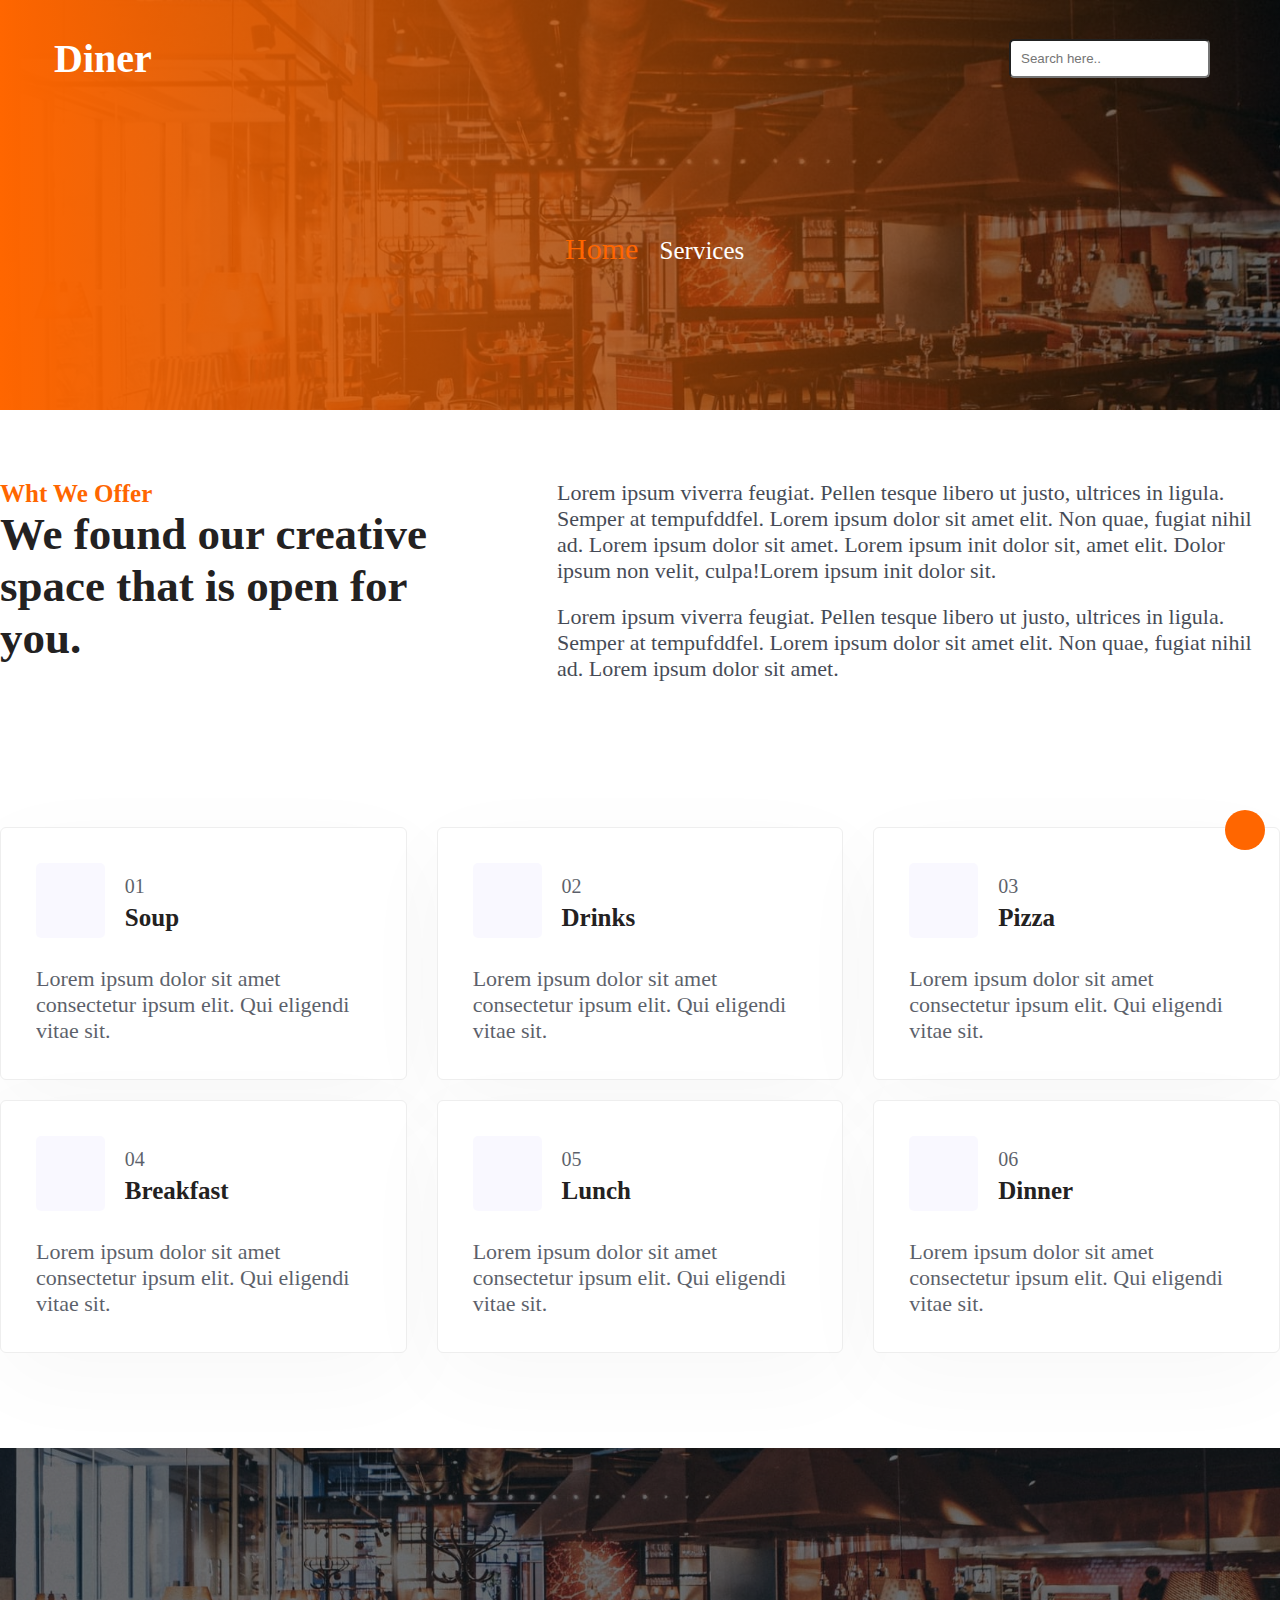
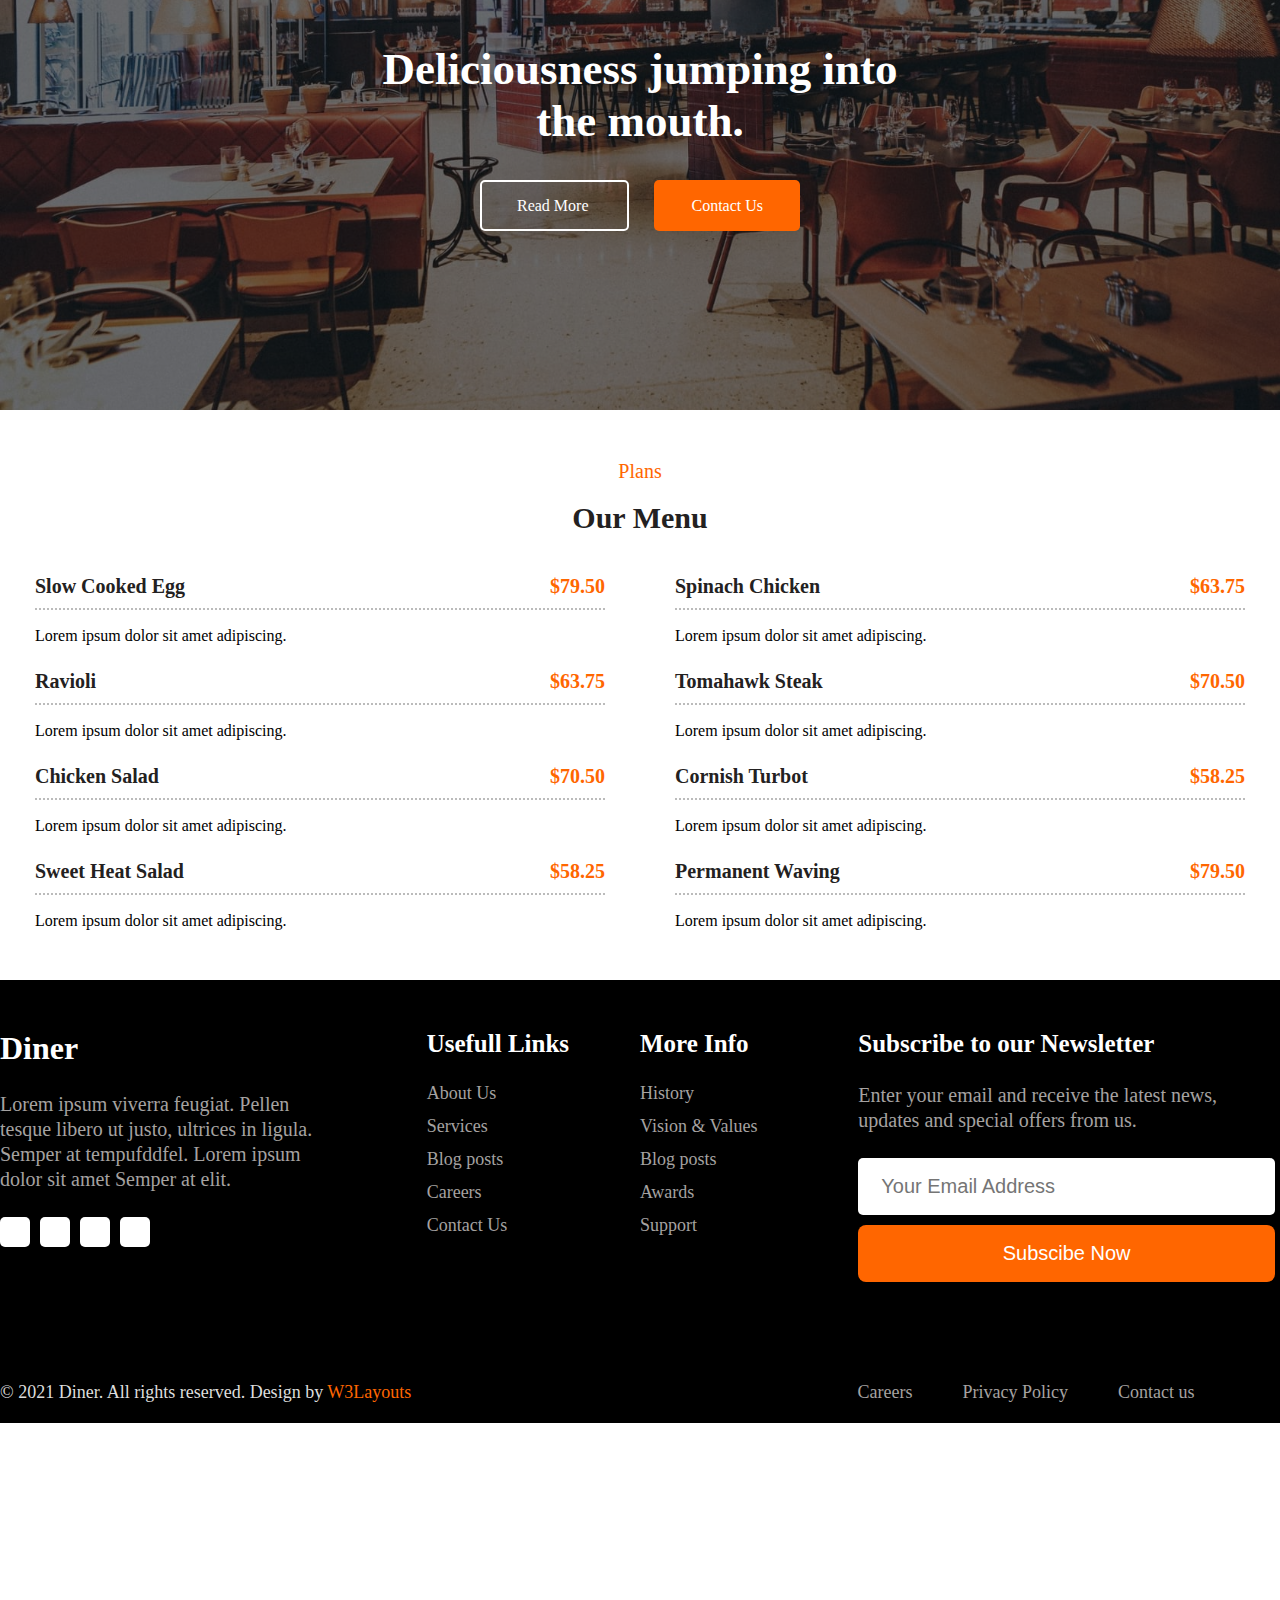
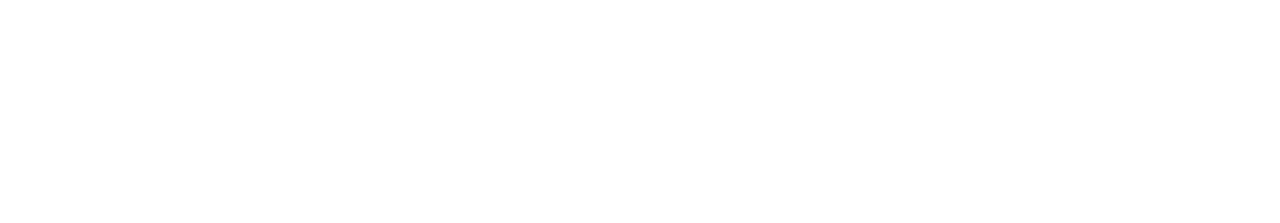
<file: services/services.html>
<!DOCTYPE html>
   <html lang="en">
     <head>
       <title>Title</title>
       <!-- Required meta tags -->
       <meta charset="utf-8" />
       <meta
         name="viewport"
         content="width=device-width, initial-scale=1, shrink-to-fit=no"
       />
   
       <!-- Bootstrap CSS v5.0.2 -->
      
       <link
         rel="stylesheet"
         href="https://cdnjs.cloudflare.com/ajax/libs/font-awesome/6.1.1/css/all.min.css"
         integrity="sha512-KfkfwYDsLkIlwQp6LFnl8zNdLGxu9YAA1QvwINks4PhcElQSvqcyVLLD9aMhXd13uQjoXtEKNosOWaZqXgel0g=="
         crossorigin="anonymous"
         referrerpolicy="no-referrer"
       />
       <link rel="stylesheet" href="./services.css" />
     </head>
  <body>
    <!-- header  -->
    <header id="header" class="header">
      <div class="container">
        <h1><a href="../index.html">Diner</a></h1>
        
        <div class="search">
          <form action="">
            <input
              type="search"
              placeholder="Search here.."
              class="search-box"
            />
            <i class="fas fa-search"></i>
          </form>
          <i id="icon" class="far fa-moon"></i>
          <i id="iconMenu" class="fas fa-bars menu" onclick="opena()"></i>
        </div>
      </div>
      <div class="slider" id="acces">
        <div class="menus">
          <nav class="navbars">
            <a href="../index.html">Home</a>
            <a href="../services/services.html">Services</a>
            <a href="../about/about.html">About</a>
            <a href="../error/error.html">404</a>
            <a href="#">Landing Page</a>
            <a href="../Contact/index.html">Contact</a>
            <a href="../email/index.html">Email</a>
          </nav>
        </div>
        <button onclick="closea()">
          <i class="fas fa-times" ></i>
        </button>
      </div>
    </header>

    <!-- carousel  -->
    <section class="carousel">
      <div class="container">
        <div class="info">
            <a href="../index.html">Home</a>
            <i class="fas fa-chevron-right"></i>
            Services
        </div>
      </div>
    </section>
    <!-- about us  -->
    <section class="about">
      <div class="container">
        <div class="row">
          <div class="col">
            <div class="item">
              <h1>Wht We Offer</h1>
              <h2>We found our creative space that is open for you.</h2>
            </div>
          </div>

          <div class="col">
            <div class="item">
              <p>
                Lorem ipsum viverra feugiat. Pellen tesque libero ut justo,
                ultrices in ligula. Semper at tempufddfel. Lorem ipsum dolor sit
                amet elit. Non quae, fugiat nihil ad. Lorem ipsum dolor sit
                amet. Lorem ipsum init dolor sit, amet elit. Dolor ipsum non
                velit, culpa!Lorem ipsum init dolor sit.
              </p>
              <span>
                Lorem ipsum viverra feugiat. Pellen tesque libero ut justo,
                ultrices in ligula. Semper at tempufddfel. Lorem ipsum dolor sit
                amet elit. Non quae, fugiat nihil ad. Lorem ipsum dolor sit
                amet.
              </span>
            </div>
          </div>
        </div>
      </div>
    </section>
    <!-- services  -->
    <section class="service">
      <div class="container">
        <div class="row">
          <div class="col">
            <div class="item">
              <header class="title">
                <div class="icon">
                  <i class="fas fa-users"></i>
                </div>

                <div class="intro">
                  <p>01</p>
                  <h3>Soup</h3>
                </div>
              </header>
              <p>
                Lorem ipsum dolor sit amet consectetur ipsum elit. Qui eligendi
                vitae sit.
              </p>
            </div>
          </div>

          <div class="col">
            <div class="item">
              <header class="title">
                <div class="icon">
                  <i class="fas fa-shield-alt"></i>
                </div>

                <div class="intro">
                  <p>02</p>
                  <h3>Drinks</h3>
                </div>
              </header>
              <p>
                Lorem ipsum dolor sit amet consectetur ipsum elit. Qui eligendi
                vitae sit.
              </p>
            </div>
          </div>

          <div class="col">
            <div class="item">
              <header class="title">
                <div class="icon">
                  <i class="fas fa-thermometer-full"></i>
                </div>

                <div class="intro">
                  <p>03</p>
                  <h3>Pizza</h3>
                </div>
              </header>
              <p>
                Lorem ipsum dolor sit amet consectetur ipsum elit. Qui eligendi
                vitae sit.
              </p>
            </div>
          </div>

          <div class="col">
            <div class="item">
              <header class="title">
                <div class="icon">
                  <i class="fas fa-american-sign-language-interpreting"></i>
                </div>

                <div class="intro">
                  <p>04</p>
                  <h3>Breakfast</h3>
                </div>
              </header>
              <p>
                Lorem ipsum dolor sit amet consectetur ipsum elit. Qui eligendi
                vitae sit.
              </p>
            </div>
          </div>

          <div class="col">
            <div class="item">
              <header class="title">
                <div class="icon">
                  <i class="fas fa-paint-brush"></i>
                </div>

                <div class="intro">
                  <p>05</p>
                  <h3>Lunch</h3>
                </div>
              </header>
              <p>
                Lorem ipsum dolor sit amet consectetur ipsum elit. Qui eligendi
                vitae sit.
              </p>
            </div>
          </div>

          <div class="col">
            <div class="item">
              <header class="title">
                <div class="icon">
                  <i class="fas fa-eraser"></i>
                </div>

                <div class="intro">
                  <p>06</p>
                  <h3>Dinner</h3>
                </div>
              </header>
              <p>
                Lorem ipsum dolor sit amet consectetur ipsum elit. Qui eligendi
                vitae sit.
              </p>
            </div>
          </div>
        </div>
      </div>
    </section>

     <!-- delicious -->
     <section class="delicious">
      <div class="container">
        <div class="info">
          <h1>Deliciousness jumping into the mouth.</h1>
          <div class="button">
            <a href="./html/about.html">
              Read More
              <i class="fas fa-chevron-right"></i>
            </a>

            <a href="">
              Contact Us
              <i class="fas fa-chevron-right"></i>
            </a>
          </div>
        </div>
      </div>
    </section>

    <!-- plan -->
    <section class="plan">
      <div class="container">
        <div class="content">
          <p>Plans</p>
          <h1>Our Menu</h1>
        </div>
        <div class="row">
          <div class="col">
              <div class="menu">
                <div class="item">
                  <div class="info">
                    <p>Slow Cooked Egg</p>
                    <h1>$79.50</h1>
                  </div>
                  <span>Lorem ipsum dolor sit amet adipiscing.</span>
                </div>
                <div class="item">
                  <div class="info">
                    <p>Ravioli</p>
                    <h1>$63.75</h1>
                  </div>
                  <span>Lorem ipsum dolor sit amet adipiscing.</span>
                </div>
                <div class="item">
                  <div class="info">
                    <p>Chicken Salad</p>
                    <h1>$70.50</h1>
                  </div>
                  <span>Lorem ipsum dolor sit amet adipiscing.</span>
                </div>
                <div class="item">
                  <div class="info">
                    <p>Sweet Heat Salad</p>
                    <h1>$58.25</h1>
                  </div>
                  <span>Lorem ipsum dolor sit amet adipiscing.</span>
                </div>

              </div>
          </div>
          <div class="col">
            <div class="menu">
              <div class="item">
                <div class="info">
                  <p>Spinach Chicken</p>
                  <h1>$63.75</h1>
                </div>
                <span>Lorem ipsum dolor sit amet adipiscing.</span>
              </div>
              <div class="item">
                <div class="info">
                  <p>Tomahawk Steak</p>
                  <h1>$70.50</h1>
                </div>
                <span>Lorem ipsum dolor sit amet adipiscing.</span>
              </div>
              <div class="item">
                <div class="info">
                  <p>Cornish Turbot</p>
                  <h1>$58.25</h1>
                </div>
                <span>Lorem ipsum dolor sit amet adipiscing.</span>
              </div>
              <div class="item">
                <div class="info">
                  <p>Permanent Waving</p>
                  <h1>$79.50</h1>
                </div>
                <span>Lorem ipsum dolor sit amet adipiscing.</span>
              </div>

            </div>
        </div>
        </div>
      </div>
    </section>
    <!-- footer  -->
    <footer class="footer">
      <div class="container">
        <div class="top">
          <div class="row">
            <div class="col">
              <div class="item">
                <h2><a href="">Diner</h2></a>
                <p>
                  Lorem ipsum viverra feugiat. Pellen tesque libero ut justo,
                  ultrices in ligula. Semper at tempufddfel. Lorem ipsum dolor
                  sit amet Semper at elit.
                </p>
                <div class="icon">
                  <a href="https://www.facebook.com/"
                    ><i class="fab fa-facebook-f"></i
                  ></a>
                  <a href="https://twitter.com/home"
                    ><i class="fab fa-twitter"></i
                  ></a>
                  <a href="https://www.instagram.com/"
                    ><i class="fab fa-instagram"></i
                  ></a>
                  <a href="https://www.linkedin.com/"
                    ><i class="fab fa-linkedin-in"></i
                  ></a>
                </div>
              </div>
            </div>

            <div class="col">
              <div class="item">
                <div class="subsection">
                  <h2>Usefull Links</h2>
                  <ul>
                    <li><a href="./html/about.html">About Us</a></li>
                    <li><a href="./html/services.html">Services</a></li>
                    <li><a href="./html/blog.html">Blog posts</a></li>
                    <li><a href="#careers">Careers</a></li>
                    <li><a href="">Contact Us</a></li>
                  </ul>
                </div>

                <div class="subsection">
                  <h2>More Info</h2>
                  <ul>
                    <li><a href="#history">History</a></li>
                    <li><a href="#vision">Vision & Values</a></li>
                    <li><a href="#blog">Blog posts</a></li>
                    <li><a href="#awards">Awards</a></li>
                    <li><a href="#support">Support</a></li>
                  </ul>
                </div>
              </div>
            </div>

            <div class="col">
              <div class="item">
                <div class="subsection">
                  <h2>More Info</h2>
                  <ul>
                    <li><a href="#history">History</a></li>
                    <li><a href="#vision">Vision & Values</a></li>
                    <li><a href="#blog">Blog posts</a></li>
                    <li><a href="#awards">Awards</a></li>
                    <li><a href="#support">Support</a></li>
                  </ul>
                </div>
              </div>
            </div>

            <div class="col">
              <div class="item">
                <h2>Subscribe to our Newsletter </h2>
                <p>Enter your email and receive the latest news, updates and special offers from us.</p>
                <div class="form">
                  <input type="email" placeholder="Your Email Address">
                  <button>Subscibe Now</button>
                </div>
              </div>
            </div>
          </div>
        </div>

        <!-- copyright  -->
        <div class="copyright">
          <div class="row">
            <div class="col">
              <p>© 2021 Diner. All rights reserved. Design by 
                <a href="">W3Layouts</a>
              </p>
            </div>
            <div class="col">
              <ul>
                <li><a href="#careers"> Careers</a></li>
                <li><a href="#privacy">Privacy Policy</a></li>
                <li><a href="">Contact us</a></li>
              </ul>
            </div>
          </div>
        </div>
      </div>
    </footer>


    <div id="onTop" class="arrow">
      <a href="#header"><i class="fas fa-arrow-up"></i></a>
    </div>


    <!-- script  -->
    <script
      src="https://cdnjs.cloudflare.com/ajax/libs/jquery/3.6.0/jquery.min.js"
      integrity="sha512-894YE6QWD5I59HgZOGReFYm4dnWc1Qt5NtvYSaNcOP+u1T9qYdvdihz0PPSiiqn/+/3e7Jo4EaG7TubfWGUrMQ=="
      crossorigin="anonymous"
      referrerpolicy="no-referrer"
    ></script>
    <script
      src="https://cdnjs.cloudflare.com/ajax/libs/OwlCarousel2/2.3.4/owl.carousel.min.js"
      integrity="sha512-bPs7Ae6pVvhOSiIcyUClR7/q2OAsRiovw4vAkX+zJbw3ShAeeqezq50RIIcIURq7Oa20rW2n2q+fyXBNcU9lrw=="
      crossorigin="anonymous"
      referrerpolicy="no-referrer"
    ></script>
    <script>
      $('.owl-carousel').owlCarousel({
        loop:true,
        nav: false,
        margin:10,
        items: 1,
        itemsDesktop: false,
        itemsDesktopSmall: false,
        itemsTablet: false,
        itemsMobile: false,
        autoplay: true,
        autoplayTimeout: 5000,
        autoplayHoverPause: true,
        rewind: true,
      })
    </script>
  </body>
  <script src="../Landing/index.js"></script>
</html>
</file>
<file: css/style.css>
* {
  margin: 0;
  padding: 0;
  box-sizing: border-box;
}
:root {
  --primary-color: #ff6600;
  --secondary-color: #ffc600;
  --font-color: #161c2d;
  --background-color: #fff;
  --heading-color: #232121;
  --second-background: #f7f7f7;
  --icon-background: rgba(130, 115, 252, 0.05);
}
body {
  background-color: var(--background-color);
}
html {
  scroll-behavior: smooth;
}
.container {
  max-width: 1280px;
  margin: 0 auto;
}
.arrow {
  width: 40px;
  height: 40px;
  border-radius: 50%;
  background: var(--primary-color);
  position: fixed;
  bottom: 50px;
  right: 15px;
  line-height: 40px;
  text-align: center;
  z-index: 2;
}
.arrow a{
  text-decoration: none;
  color: #fff;
  transition: all 0.3s;
}
.arrow:hover a {
  color: var(--secondary-color);
}
@keyframes ripple {
  0% {
    box-shadow: 0 0 0 0 rgba(255, 255, 255, 0.1),
      0 0 0 10px rgba(255, 255, 255, 0.1), 0 0 0 20px rgba(255, 255, 255, 0.1),
      0 0 0 30px rgba(255, 255, 255, 0.1);
  }
  100% {
    box-shadow: 0 0 0 10px rgba(255, 255, 255, 0.1),
      0 0 0 20px rgba(255, 255, 255, 0.1), 0 0 0 30px rgba(255, 255, 255, 0.1),
      0 0 0 40px rgba(255, 255, 255, 0);
  }
}
</file>
<file: css/index.css>
/* header  */
.header {
  position: absolute;
  top: 0;
  left: 0;
  width: 100%;
  padding: 35px 0;
}

.header .container {
  display: flex;
  align-items: center;
  justify-content: space-between;
}
.header .container .toggler {
  background: none;
  border: none;
  color: #fff;
  font-size: 26px;
  margin-left: 8px;
  cursor: pointer;
  display: none;
}
.header h1 a {
  text-decoration: none;
  color: #fff;
  font-size: 40px;
}

.header .navbar ul {
  display: flex;
  justify-content: center;
}

.header .navbar ul li {
  list-style: none;
  margin-right: 40px;
  border-bottom: 1px solid transparent;
}

.header .navbar ul li i {
  color: #fff;
  margin-left: 5px;
}

.header .navbar ul li a {
  text-decoration: none;
  font-size: 25px;
  color: #fff;
}

.header .navbar ul li::after {
  content: "";
  display: block;
  width: 0;
  height: 1px;
  background-color: var(--secondary-color);
  transition: all 0.3s ease-in;
}

.header .navbar ul li:hover::after {
  width: 100%;
}

.header .navbar ul li:hover ul {
  display: block;
}

/* other  */
.header .navbar li ul {
  width: 250px;
  position: absolute;
  display: flex;
  flex-direction: column;
  display: none;
}

.header .navbar li ul li {
  margin-right: none;
  width: 100%;
  margin: 15px 0;
}

/* search  */
.header .search {
  display: flex;
  align-items: center;
}

.header .search form {
  position: relative;
}

.header .search .search-box {
  background: var(--background-color);
  padding: 10px;
  border-radius: 5px;
  outline: none;
  color: var(--font-color);
}

.header .search form i {
  position: absolute;
  right: 14px;
  top: 12px;
  cursor: pointer;
  color: var(--font-color);
}

#icon {
  color: #fff;
  font-size: 26px;
  margin-left: 8px;
}

.header .menu {
  color: #fff;
  font-size: 26px;
  margin-left: 8px;
  display: none;
  cursor: pointer;
}

/* carousel  */
.carousel {
  background-image: linear-gradient(
      to right,
      var(--primary-color),
      rgb(0, 0, 0, 0.2)
    ),
    url(../img/banner1.jpg);
  background-size: cover;
  background-repeat: no-repeat;
  background-attachment: fixed;
  min-height: 685px;
}

.carousel .container {
  position: relative;
}

.carousel .info {
  max-width: 540px;
  position: absolute;
  top: 220px;
}

.carousel .info h1 {
  font-size: 55px;
  color: #fff;
}

.carousel .info p {
  color: #fff;
  font-size: 17px;
  margin: 25px 0 50px;
}

.carousel .info a {
  border: 3px solid #fff;
  color: #fff;
  padding: 15px 35px;
  text-decoration: none;
  border-radius: 5px;
  transition: all 0.5s;
}

.carousel .info a i {
  margin-left: 10px;
}

.carousel .info a:hover {
  background: #fff;
  color: var(--primary-color);
}

/* about us  */
.about {
  background-color: var(--background-color);
  padding: 70px 0;
}

.about .container .row {
  display: flex;
}

.about .container .row .col:nth-child(1) {
  width: 40%;
}

.about .container .row .col:nth-child(2) {
  width: 60%;
}

.about .row .col h1 {
  font-size: 25px;
  color: var(--primary-color);
}

.about .row .col h2 {
  color: var(--heading-color);
  font-size: 45px;
  width: 85%;
}

.about .row .col:nth-child(2) .item {
  padding: 0 15px 0 45px;
}

.about .row .col p {
  font-size: 22px;
  color: var(--font-color);
  opacity: 0.8;
}

.about .row .col span {
  display: block;
  font-size: 22px;
  color: var(--font-color);
  margin-top: 20px;
  opacity: 0.8;
}

/* more  */
.more .row {
  display: flex;
}

.more .row .col {
  width: 50%;
}

.more .row .col:nth-child(1) {
  background-image: url(../img/banner3.jpg);
  background-repeat: no-repeat;
  background-position: center;
  background-size: cover;
  min-height: 500px;
  position: relative;
}

.more .row .col:nth-child(1):before {
  content: "";
  background: rgba(16, 15, 19, 0.4);
  min-height: 100%;
  width: 100%;
  position: absolute;
  top: 0;
  left: 0;
}

.more .row .col:nth-child(2) {
  background-color: var(--primary-color);
  padding: 65px 60px;
}

.more .row .col h2 {
  font-size: 22px;
  color: #fff;
}

.more .row .col h1 {
  font-size: 40px;
  color: var(--heading-color);
}

.more .row .col p {
  color: #ffdfc9;
  font-size: 20px;
  margin: 20px 0;
}

.more .row .col .rate {
  display: flex;
  margin-top: 50px;
}

.more .row .col .rate i {
  background: #fff;
  color: var(--primary-color);
  font-size: 25px;
  line-height: 60px;
  width: 60px;
  height: 60px;
  border-radius: 5px;
  text-align: center;
  margin-bottom: 24px;
  transition: all 0.5s;
}

.more .row .col .rate p {
  width: 85%;
}

.more .row .col .rate h2 {
  color: var(--heading-color);
  cursor: pointer;
}

.more .row .col .rate .rate-left {
  width: 50%;
}

.more .row .col .rate .rate-left:hover i {
  color: var(--secondary-color);
}

.more .row .col .rate .rate-right {
  width: 50%;
}

.more .row .col .rate .rate-right:hover i {
  color: var(--secondary-color);
}

/* new  */
.new {
  padding: 50px 0;
  background-color: var(--second-background);
}

.new .container {
  padding: 40px 0;
}

.new .container .title {
  text-align: center;
}

.new .container .title h2 {
  font-size: 25px;
  color: var(--primary-color);
}

.new .container .title h1 {
  font-size: 50px;
  color: var(--heading-color);
  margin-bottom: 50px;
}

.new .container .main .row {
  display: flex;
  flex-wrap: wrap;
  margin: 0 -15px;
}

.new .container .main .row .col {
  width: calc(100% / 3);
  margin-bottom: 20px;
  padding: 0 15px;
}

.new .main .col .item {
  position: relative;
}

.new .main .col .item img {
  width: 100%;
  display: block;
  transition: all 0.5s;
  cursor: pointer;
  border-radius: 5px;
}

.new .main .col .item img:hover {
  opacity: 0.8;
}

.new .main .col .item::after {
  content: "";
  background: linear-gradient(to bottom, rgba(0, 0, 0, 0), rgba(0, 0, 0, 0.7));
  position: absolute;
  width: 100%;
  height: 25%;
  bottom: 0;
}

.new .main .col .item .info {
  position: absolute;
  bottom: 30px;
  left: 38px;
  z-index: 1;
  cursor: pointer;
}

.new .main .col .item .info h3 {
  font-size: 25px;
  color: #fff;
}

.new .main .col .item .info p {
  color: var(--secondary-color);
  margin-top: 10px;
  font-size: 20px;
}

/* service  */
.service {
  padding: 75px 0;
  background-color: var(--background-color);
}

.service .row {
  display: flex;
  flex-wrap: wrap;
  margin: 0 -15px;
}

.service .row .col {
  width: calc(100% / 3);
  padding: 0px 15px;
  margin-bottom: 20px;
}

.service .row .col .item {
  padding: 35px;
  background-color: var(--background-color);
  border: 1px solid #eee;
  border-radius: 6px;
  box-shadow: 0 25px 95px rgba(0, 0, 0, 0.03);
  transition: all 0.5s;
}

.service .row .col .item:hover {
  box-shadow: 0 25px 95px rgba(0, 0, 0, 0.1);
}

.service .row .col .item:hover .icon {
  background-color: var(--primary-color);
}

.service .row .col .item:hover .icon i {
  color: #fff;
}

.service .row .col .title {
  display: flex;
  align-items: center;
  margin-bottom: 28px;
}

.service .row .col .title .icon {
  width: 20%;
  background-color: var(--icon-background);
  width: 75px;
  height: 75px;
  text-align: center;
  border-radius: 5px;
  transition: all 0.5s;
}

.service .row .col .title .icon i {
  color: var(--primary-color);
  font-size: 28px;
  line-height: 75px;
  transition: all 0.5s;
}

.service .row .col .title .intro {
  width: 80%;
  margin-left: 20px;
}

.service .row .col .title .intro p {
  color: var(--font-color);
  font-size: 20px;
  line-height: 35px;
}

.service .row .col .title .intro h3 {
  color: var(--heading-color);
  font-size: 25px;
  cursor: pointer;
}

.service .row .col .title .intro h3:hover {
  color: var(--primary-color);
}

.service .row .col .item p {
  color: var(--font-color);
  font-size: 22px;
  opacity: 0.7;
}

/* delicious  */
.delicious {
  background-image: url(../img/banner2.jpg);
  background-position: center;
  background-repeat: no-repeat;
  background-size: cover;
  padding: 195px 0;
  position: relative;
  z-index: 1;
  width: 100%;
}

.delicious::before {
  content: "";
  background: rgba(16, 15, 19, 0.6);
  min-height: 100%;
  width: 100%;
  position: absolute;
  top: 0;
  left: 0;
  z-index: -1;
}

.delicious .container {
  text-align: center;
}

.delicious .container .info {
  max-width: 800px;
  margin: 0 auto;
  padding: 0 70px;
  display: flex;
  flex-direction: column;
  align-items: center;
}

.delicious .container h1 {
  font-size: 45px;
  color: #fff;
  max-width: 525px;
}

.delicious .container .button {
  margin-top: 50px;
}

.delicious .button a:nth-child(1) {
  border: 2px solid #fff;
  color: #fff;
  padding: 15px 35px;
  text-decoration: none;
  border-radius: 5px;
  margin-right: 25px;
  transition: all 0.5s;
}

.delicious .button a:nth-child(1):hover {
  background: #fff;
  color: var(--primary-color);
}

.delicious .button a:nth-child(2) {
  border: 2px solid transparent;
  color: #fff;
  background-color: var(--primary-color);
  padding: 15px 35px;
  text-decoration: none;
  border-radius: 5px;
  transition: all 0.5s;
}

.delicious .button a:nth-child(2):hover {
  opacity: 0.8;
}

/* stat  */
.stat {
  position: relative;
  z-index: 2;
  margin-top: -60px;
}

.stat .container .row {
  display: flex;
  flex-wrap: wrap;
  margin: 0 -15px;
}

.stat .row .col {
  width: calc(100% / 4);
  padding: 0 15px;
}

.stat .row .col .item {
  padding: 45px 25px;
  text-align: center;
  background-color: var(--background-color);
  border-radius: 5px;
  box-shadow: 1px 1px 5px 0px rgba(1, 1, 1, 0.05);
  transition: all 0.5s;
}

.stat .row .col .item:hover {
  box-shadow: rgba(0, 0, 0, 0.1) 0px 25px 95px;
  transform: translateY(-2px);
}

.stat .row .col .item i {
  background-color: var(--primary-color);
  color: #fff;
  width: 60px;
  height: 60px;
  border-radius: 50%;
  line-height: 60px;
  text-align: center;
  font-size: 25px;
}

.stat .row .col .item p {
  font-size: 38px;
  margin: 15px 0 5px;
  color: var(--heading-color);
}

.stat .row .col .item span {
  color: var(--font-color);
}

/* video  */
.video {
  padding: 50px 0;
  background-color: var(--background-color);
}
.video .info {
  background-image: url(../img/banner3.jpg);
  min-height: 550px;
  background-position: center;
  background-repeat: no-repeat;
  background-size: cover;
  position: relative;
  z-index: 1;
  display: flex;
  align-items: center;
  justify-content: center;
  border-radius: 6px;
  overflow: hidden;
}
.video .info::before {
  content: "";
  background: rgba(16, 15, 19, 0.4);
  min-height: 100%;
  width: 100%;
  position: absolute;
  top: 0;
  left: 0;
  z-index: -1;
}
.video .info a {
  text-decoration: none;
  background: #fff;
  width: 70px;
  height: 70px;
  border-radius: 50%;
  text-align: center;
  display: block;
  transition: all 0.5s;
  animation: ripple 0.6s linear infinite;
}
.video .info a:hover {
  background: var(--primary-color);
  transform: scale(1.2);
}
.video .info a:hover i {
  color: #fff;
}
.video .info a i {
  color: var(--primary-color);
  line-height: 70px;
  font-size: 30px;
}


/* latest  */
.latest {
  padding: 50px 0;
  background-color: var(--second-background);
}

.latest .container {
  padding: 40px 0;
}

.latest .container .title {
  text-align: center;
}

.latest .container .title h2 {
  font-size: 25px;
  color: var(--primary-color);
}

.latest .container .title h1 {
  font-size: 50px;
  color: var(--heading-color);
  margin-bottom: 50px;
}

.latest .main .row {
  display: flex;
  flex-wrap: wrap;
  margin: 0 -15px;
}

.latest .main .row .col {
  width: calc(100% / 3);
  padding: 0 15px;
}

.latest .main .row .col .card-header {
  position: relative;
}

.latest .main .row .col .card-header img {
  display: block;
  width: 100%;
  border-radius: 5px;
  cursor: pointer;
}

.latest .main .row .col .card-header .post {
  position: absolute;
  bottom: 10px;
  left: 10px;
  display: flex;
  color: #fff;
  align-items: center;
}

.latest .main .row .col .card-header .post p {
  background: var(--primary-color);
  padding: 5px 20px;
  border-radius: 30px;
  cursor: pointer;
}

.latest .main .row .col .card-header .post i {
  margin: 0 10px;
  font-size: 16px;
}

.latest .main .col .content a {
  text-decoration: none;
  margin: 25px 0;
  font-size: 25px;
  color: var(--heading-color);
  display: block;
}

.latest .main .col .content p {
  font-size: 20px;
  color: var(--font-color);
  opacity: 0.8;
}

.latest .main .col .content .more {
  display: flex;
  margin-top: 20px;
  align-items: center;
  justify-content: space-between;
}

.latest .main .col .content .more .info {
  display: flex;
  align-items: center;
  cursor: pointer;
}

.latest .main .col .content .more .info img {
  width: 45px;
  height: 45px;
  border-radius: 50%;
  display: block;
}

.latest .main .col .content .more .info h4 {
  color: var(--heading-color);
  margin-left: 10px;
  font-size: 18px;
}

.latest .main .col .content .more a {
  margin: 0;
  font-size: 18px;
}

.latest .main .col .content .more a:hover {
  color: var(--primary-color);
}

/* testimonials  */
.testimonials {
  padding: 50px 0 10px;
  background-color: var(--background-color);
}

.testimonials .container {
  padding: 40px 0;
}

.testimonials .container .title {
  text-align: center;
}

.testimonials .container .title h2 {
  font-size: 25px;
  color: var(--primary-color);
}

.testimonials .container .title h1 {
  font-size: 50px;
  color: var(--heading-color);
  margin-bottom: 50px;
}

.testimonials .main .item {
  text-align: center;
  margin: 0 auto;
  max-width: 600px;
}

.testimonials .main .item img {
  width: 80px;
  height: 80px;
  border-radius: 50%;
  display: block;
  margin: 0 auto;
  cursor: pointer;
}

.testimonials .main .item h3 {
  font-size: 24px;
  color: var(--heading-color);
  margin-bottom: 18px;
}

.testimonials .main .item h3::before {
  content: open-quote;
  display: block;
  color: var(--primary-color);
  font-size: 40px;
}

.testimonials .main .item p {
  font-size: 18px;
  color: var(--font-color);
  display: block;
  opacity: 0.8;
}

.testimonials .main .item .info {
  margin-top: 20px;
}

.testimonials .main .item .info h4 {
  font-size: 22px;
  color: var(--heading-color);
}

.testimonials .main .item .info p {
  margin-top: 5px;
  font-size: 18px;
  color: var(--font-color);
  opacity: 0.6;
}

.testimonials .owl-theme .owl-dots .owl-dot.active span {
  background: var(--primary-color);
}

.testimonials .owl-theme .owl-dots .owl-dot:hover span {
  background: var(--primary-color);
}
.testimonials .owl-theme .owl-nav.disabled + .owl-dots {
  margin-top: 40px;
}

/* footer  */
.footer {
  padding: 50px 0 20px;
  background-color: #000;
  margin-bottom: 450px;
}

.footer .top .row {
  display: flex;
  flex-wrap: wrap;
}

.footer .row a {
  text-decoration: none;
}

.footer .top .row .col {
  width: calc(100% / 3);
}

.footer .top .row .col:nth-child(1) .item {
  padding-right: 85px;
}

.footer .top .row .col:nth-child(4) .item {
  padding: 0 5px;
}

.footer .top .row .col .item h2 {
  color: #fff;
  font-size: 25px;
  margin-bottom: 25px;
}

.footer .top .row .col .item h2 a {
  color: #fff;
  font-size: 32px;
  margin-bottom: 18px;
}

.footer .top .row .col .item h2 a:hover {
  color: var(--primary-color);
}

.footer .top .row .col .item p {
  font-size: 20px;
  color: #a5a2a1;
  line-height: 25px;
}

.footer .top .row .col .item .icon {
  margin-top: 25px;
  display: flex;
}

.footer .top .row .col .item .icon a {
  color: var(--primary-color);
  width: 30px;
  height: 30px;
  background-color: var(--background-color);
  text-align: center;
  line-height: 30px;
  display: block;
  margin-right: 10px;
  border-radius: 5px;
  transition: all 0.5s;
}

.footer .top .row .col .item .icon a:hover {
  color: #fff;
  background-color: var(--primary-color);
}

.footer .top .row .col:nth-child(2) .item {
  display: flex;
}

.footer .top .row .col .item .subsection {
  width: 50%;
}

.footer .item .subsection ul li {
  list-style: none;
  margin-bottom: 12px;
}

.footer .item .subsection ul li a {
  font-size: 18px;
  color: #a5a2a1;
}

.footer .item .subsection ul li a:hover {
  color: var(--primary-color);
}

.footer .item .form {
  margin-top: 25px;
}

.footer .item .form input {
  width: 100%;
  padding: 16px 22px;
  font-size: 20px;
  background: var(--background-color);
  color: var(--font-color);
  border-radius: 5px;
  border: 1px solid transparent;
}

.footer .item .form input:focus {
  border: 1px solid var(--primary-color);
  outline: none;
}

.footer .item .form button {
  margin-top: 10px;
  width: 100%;
  padding: 16px 22px;
  font-size: 20px;
  border-radius: 8px;
  color: #fff;
  background-color: var(--primary-color);
  transition: all 0.5s;
  border: 1px solid transparent;
}

.footer .item .form button:hover {
  opacity: 0.8;
}

.footer .copyright {
  margin-top: 100px;
}

.footer .copyright .row {
  display: flex;
}

.footer .copyright .col:nth-child(1) {
  width: 67%;
}

.footer .copyright .col p {
  color: #ddd;
  font-size: 18px;
}

.footer .copyright .col p a {
  color: var(--primary-color);
}

.footer .copyright .col p a:hover {
  color: #fff;
}

.footer .copyright ul {
  display: flex;
}

.footer .copyright .col li {
  list-style: none;
}

.footer .copyright .col li:nth-child(2) {
  margin: 0 50px;
}

.footer .copyright .col a {
  color: #a5a2a1;
  font-size: 18px;
}

.footer .copyright .col a:hover {
  color: var(--primary-color);
}

.footer .col:nth-child(3) {
  display: none;
}

.slider{
  position: fixed;
  width: 0;
  height: 90vh;
  background: #ffdfc9;
  text-align: center;
  top: 0;
  z-index: 10;
  left: 0;
  transition: 0.5s;
  overflow-x: hidden;
}
.slider a{
  text-decoration: none;
  display: block;
  font-size: 25px;
  padding-bottom: 10px;
  padding-top: 50px;
  transition: 0.5s;
}
.slider a:hover{
  cursor: pointer;
  text-decoration: underline;
}
.slider button{
  position: absolute;
  top: 18px;
  right: 40px;
  border: none;
  background: none;
  font-size: 15px;
}
.slider button:hover{
  color: red;
}
@media screen and (max-width: 1200px) {
  .container{
    max-width: 1140px;
  }
  .header .navbar{
    display: none;
  }
  .header .search .menu{
    display: block;
  }
}

@media screen and (max-width: 992px) {
  .container{
    max-width: 960px;
  }
  .stat{
    margin-top: 0px;
  }
}

@media screen and (max-width: 768px) {
  .container{
    max-width: 720px;
  }
  
  .carousel .info{
    margin-left: 89px;
  }
  .about .container .row{
    flex-direction: column;
  }
  .about .container .row .col:nth-child(1) {
    width: 100%;
  }
  .about .container .row .col:nth-child(2) {
    width: 100%;
  }
  .about .container .row .col .item h1{
    font-size: 26px;
    margin-left: 66px;
  }
  .about .container .row .col .item h2{
    font-size: 22px;
    margin-left: 66px;
  }
  .about .container .row .col .item p{
    font-size: 18px;
    margin-left: 23px;
  }
  .about .container .row .col .item span{
    font-size: 18px;
    margin-left: 23px;
  }
  .more .row{
    flex-direction: column;
  }
  .more .row .col:nth-child(1){
    width: 100%;
  }
  .more .row .col:nth-child(2){
    width: 100%;
  }
  .new .container .main .row .col{
    width: 50%;
  }
  .service .container .row .col{
    width: 50%;
  }
  .latest .main .row .col{
    width: 50%;
  }
  .footer .top .row .col {
    width: 50%;
    margin-bottom: 40px;
  }
  
  .footer .top .row .col .subsection:nth-child(2) {
    display: none;
  }

  .footer .col:nth-child(3) {
    display: block;
  }

  .footer .top .row .col:nth-child(4) .item {
    padding: 0;
  }

  .footer .copyright {
    margin-top: 25px;
  }

  .footer .copyright .col:nth-child(1) {
    width: 100%;
    text-align: center;
  }

  .footer .copyright .row {
    flex-direction: column;
    align-items: center;
  }
}
@media screen and (max-width: 576px) {
  .container{
    max-width: 540px;
  }
  .about .container .row{
    flex-direction: column;
  }
  .about .container .row .col:nth-child(1) {
    width: 100%;
  }
  .about .container .row .col:nth-child(2) {
    width: 100%;
  }
  .about .container .row .col .item h1{
    font-size: 26px;
    
  }
  .about .container .row .col .item h2{
    font-size: 22px;
  
  }
  .about .container .row .col .item p{
    font-size: 18px;
    
  }
  .about .container .row .col .item span{
    font-size: 18px;
    
  }
  .more .row{
    flex-direction: column;
  }
  .more .row .col:nth-child(1){
    width: 100%;
  }
  .more .row .col:nth-child(2){
    width: 100%;
  }
  .new .container .main .row .col{
    width: 50%;
  }
  .service .container .row .col{
    width: 100%;
  }
  .latest .main .row .col{
    width: 100%;
  }
  .footer .top .row .col {
    width: 100%;
  }

  .footer .top .row .col .subsection:nth-child(2) {
    display: block;
  }

  .footer .col:nth-child(3) {
    display: none;
  }

}
</file>
<file: Contact/style.css>
* {
  margin: 0;
  padding: 0;
  box-sizing: border-box;
  font-family: -apple-system, BlinkMacSystemFont, "Segoe UI", Roboto,
    Oxygen-Sans, Ubuntu, Cantarell, "Helvetica Neue", sans-serif;
}
html {
  scroll-behavior: smooth;
}
.header {
  background-size: cover;
  background-image: linear-gradient(
      to right,
      rgb(236 98 6 / 98%),
      rgb(5 3 0 / 83%)
    ),
    url(./img/banner2.jpg);
  background-repeat: no-repeat;
  background-position: center;
  background-attachment: fixed;
  min-height: 350px;
}
.header .container {
  max-width: 1280px;
  margin-right: auto;
  margin-left: auto;
}
.header .container .toggler{
  background: none;
  border: none;
  color: #fff;
  font-size: 26px;
  margin-left: 8px;
  cursor: pointer;
  display: none;
}
.header .container .menu {
  max-width: 1280px;
  margin: 0 auto;
  padding: 40px 0 20px 0;
  height: 100px;
  display: flex;
  flex-direction: row;
  justify-content: space-between;
  align-items: center;
}
.header .container .menu .logo {
  color: #ffffff;
  text-decoration: none;
  font-size: 36px;
  font-weight: 700;
}
.header .container .menu .navbar a {
  color: #ffffff;
  text-decoration: none;
  font-size: 20px;
  margin-left: 20px;
  border-bottom: 2px solid transparent;
}
.header .container .menu .navbar a:hover {
  height: 1px;
  border-bottom: 2px solid #23ba23;
  transition: all 1s ease-in-out;
}
.header .breadcrum {
  text-align: center;
  padding-top: 100px;
}
.header .breadcrum ul {
  display: flex;
  flex-direction: row;
  justify-content: center;
  align-items: center;
  margin: 0;
  padding: 0;
}
.header .breadcrum li {
  position: relative;
  display: inline-block;
  vertical-align: middle;
  font-size: 18px;
  line-height: 1.5;
  font-weight: 600;
  color: #fff;
  text-transform: capitalize;
}
.header .breadcrum a {
  cursor: pointer;
  text-decoration: none;
  color: #ff6600;
  margin-right: 10px;
  font-size: 20px;
}
.header .breadcrum span {
  margin-right: 10px;
  font-size: 12px;
}
.header .breadcrum p {
  font-size: 12px;
  color: #ffffff;
  font-size: 20px;
}
.contact {
  padding: 100px 0;
}
.contact .containers {
  max-width: 1200px;
  margin-right: auto;
  margin-left: auto;
}
.contact .contactct .headers {
  text-align: center;
  padding-bottom: 50px;
}
.contact .contactct .headers p {
  font-size: 20px;
  font-weight: 400;
  line-height: 30px;
  letter-spacing: 1px;
  display: block;
  font-family: "Pacifico", cursive;
  color: #ff6600;
}
.contact .contactct .headers h1 {
  font-size: 38px;
  line-height: 48px;
  font-weight: 600;
  margin-bottom: 25px;
}
.contact .contactct .headers span {
  margin-bottom: 50px;
  font-size: 18px;
  line-height: 28px;
  font-family: "Quicksand", sans-serif;
  color: #161c2db3;
}
.contact .contactct .twice {
  display: grid;
  grid-gap: 20px;
  grid-template-columns: 1fr 1fr 1fr;
  margin-bottom: 20px;
}
.contact .contactct .twice input {
  background: #f7f7f7;
  border: 1px solid transparent;
  color: #f7f7f7;
  font-size: 18px;
  padding: 12px 20px;
  line-height: 28px;
  width: 100%;
  height: 58px;
  border-radius: 5px;
  outline: none;
}
.contact .contactct .twice input:focus {
  border: 1px solid #ff6600;
}
.contact .contactct textarea {
  resize: none;
  min-height: 200px;
  background: #f7f7f7;
  border: 1px solid transparent;
  color: #161c2db3;
  font-size: 18px;
  padding: 12px 20px;
  line-height: 28px;
  width: 100%;
  height: 58px;
  outline: none;
}
.contact .contactct textarea:focus {
  border: 1px solid #ff6600;
}
.contact .contactct .texta {
  text-align: right;
}
.contact .contactct .texta button {
  color: #fff;
  background-color: #ff6600;
  margin-top: 30px;
  cursor: pointer;
  padding: 12px 45px;
  font-size: 16px;
  line-height: 30px;
  font-weight: 700;
  border: 2px solid transparent;
  border-radius: 5px;
}
.contactcta {
  display: grid;
  grid-template-columns: 1fr 2.5fr;
  grid-gap: 20px;
  padding-top: 100px;
}
.details .contactctb {
  text-align: left;
}
.details .contactctb p {
  font-size: 20px;
  font-weight: 400;
  line-height: 30px;
  letter-spacing: 1px;
  display: block;
  font-family: "Pacifico", cursive;
  color: #ff6600;
}
.details .contactctb h1 {
  color: #232121;
  font-size: 38px;
  line-height: 48px;
  font-weight: 600;
  margin-bottom: 25px;
}
.details .contactctc {
  display: grid;
  grid-template-columns: 20px auto;
  grid-column-gap: 20px;
  margin-bottom: 25px;
}
.details .contactctc .contleft {
  text-align: center;
}
.details .contactctc .contleft span {
  font-size: 20px;
  margin-top: 5px;
  color: #ff6600;
}
.details .contactctc .contright h1 {
  font-size: 20px;
  font-weight: 600;
  color: #232121;
}
.details .contactctc .contright p {
  font-size: 18px;
  line-height: 28px;
  color: #161c2db3;
}
.details .contactctc .contright a {
  font-size: 18px;
  line-height: 28px;
  color: #161c2db3;
  text-decoration: none;
}
.details .contactctc .contright a:hover {
  cursor: pointer;
  text-decoration: underline;
  opacity: 0.8;
  color: #232121;
}
.footer {
  padding: 50px 0 20px;
  background-color: #000;
  margin-bottom: 450px;
}
.footer .containera {
  max-width: 1280px;
  margin: 0 auto;
}
.footer .top .row {
  display: flex;
  flex-wrap: wrap;
}
.footer .row a {
  text-decoration: none;
}
.footer .top .row .col {
  width: calc(100% / 3);
}
.footer .top .row .col:nth-child(1) .item {
  padding-right: 85px;
}
.footer .top .row .col:nth-child(4) .item {
  padding: 0 5px;
}
.footer .top .row .col .item h2 {
  color: #fff;
  font-size: 25px;
  margin-bottom: 25px;
}
.footer .top .row .col .item h2 a {
  color: #fff;
  font-size: 32px;
  margin-bottom: 18px;
}
.footer .top .row .col .item h2 a:hover {
  color: #ff6600;
}
.footer .top .row .col .item p {
  font-size: 20px;
  color: #a5a2a1;
  line-height: 25px;
}
.footer .top .row .col .item .icon {
  margin-top: 25px;
  display: flex;
}
.footer .top .row .col .item .icon a {
  color: #ff6600;
  width: 36px;
  height: 36px;
  background-color: #ffffff;
  text-align: center;
  line-height: 36px;
  display: block;
  margin-right: 15px;
  border-radius: 5px;
  transition: all 0.5s;
}
.footer .top .row .col .item .icon a:hover {
  color: #fff;
  background-color: #ff6600;
}
.footer .top .row .col:nth-child(2) .item {
  display: flex;
}
.footer .top .row .col .item .subsection {
  width: 50%;
}
.footer .item .subsection ul li {
  list-style: none;
  margin-bottom: 12px;
}
.footer .item .subsection ul li a {
  font-size: 18px;
  color: #a5a2a1;
}
.footer .item .subsection ul li a:hover {
  color: #ff6600;
}
.footer .item .form {
  margin-top: 25px;
}
.footer .item .form input {
  width: 100%;
  padding: 16px 22px;
  font-size: 20px;
  background: #ffffff;
  color: #161c2d;
  border-radius: 5px;
  border: 1px solid transparent;
}
.footer .item .form input:focus {
  border: 1px solid #ff6600;
  outline: none;
}
.footer .item .form button {
  margin-top: 10px;
  width: 100%;
  padding: 16px 22px;
  font-size: 20px;
  border-radius: 8px;
  color: #fff;
  background-color: #ff6600;
  transition: all 0.5s;
  border: 1px solid transparent;
}
.footer .item .form button:hover {
  opacity: 0.8;
}
.footer .copyright {
  margin-top: 100px;
}
.footer .copyright .row {
  display: flex;
}
.footer .copyright .col:nth-child(1) {
  width: 67%;
}
.footer .copyright .col p {
  color: #ddd;
  font-size: 18px;
}
.footer .copyright .col p a {
  color: #ff6600;
}
.footer .copyright .col p a:hover {
  color: #fff;
}
.footer .copyright ul {
  display: flex;
}
.footer .copyright .col li {
  list-style: none;
}
.footer .copyright .col li:nth-child(2) {
  margin: 0 50px;
}
.footer .copyright .col a {
  color: #a5a2a1;
  font-size: 18px;
}
.footer .copyright .col a:hover {
  color: #ff6600;
}
.footer .col:nth-child(3) {
  display: none;
}
.arrow {
  width: 40px;
  height: 40px;
  border-radius: 50%;
  background: #ff6600;
  position: fixed;
  bottom: 50px;
  right: 15px;
  line-height: 40px;
  text-align: center;
  z-index: 10;
}
.arrow i {
  text-decoration: none;
  color: #fff;
  transition: all 1s;
}
.arrow:hover i {
  color: red;
}
.slider{
  position: fixed;
  width: 0;
  height: 90vh;
  background: #ffdfc9;
  text-align: center;
  top: 0;
  z-index: 10;
  left: 0;
  transition: 0.5s;
  overflow-x: hidden;
}
.slider a{
  text-decoration: none;
  display: block;
  font-size: 25px;
  padding-bottom: 10px;
  padding-top: 50px;
  transition: 0.5s;
}
.slider a:hover{
  cursor: pointer;
  text-decoration: underline;
}
.slider button{
  position: absolute;
  top: 18px;
  right: 40px;
  border: none;
  background: none;
  font-size: 15px;
}
.slider button:hover{
  color: red;
}
@media screen and (max-width: 1200px){
  .container{
    max-width: 1200px;
  }
  .containers{
    max-width: 1200px;
  }
  .containera{
    max-width: 1200px;
  }
  .arrow{
    max-width: 1200px;
  }
  /* .container .navbar{
    display: none;
  } */
  /* .header .container .toggler{
    display: block;
    font-size: 20px;
    position: absolute;
    top: 50px;
    right: 50px;
  } */
  .contactcta{
    grid-template-columns: 1fr;
  }
  .footer .top .row .col {
    width: 100%;
  }
  .footer .top .row .col .subsection:nth-child(2) {
    display: block;
  }
  .footer .col:nth-child(3) {
    display: none;
  }
}
@media screen and (max-width: 992px){
  .container{
    max-width: 992px;
  }
  .containers{
    max-width: 992px;
  }
  .containera{
    max-width: 992px;
  }
  .arrow{
    max-width: 992px;
  }
  /* .container .navbar{
    display: none;
  }
  .header .container .toggler{
    display: block;
    font-size: 20px;
    position: absolute;
    top: 50px;
    right: 50px;
  } */
  .contactcta{
    grid-template-columns: 1fr;
  }
  .footer .top .row .col {
    width: 100%;
  }
  .footer .top .row .col .subsection:nth-child(2) {
    display: block;
  }
  .footer .col:nth-child(3) {
    display: none;
  }
}
@media screen and (max-width: 768px){
  .container{
    max-width: 768px;
  }
  .containers{
    max-width: 768px;
  }
  .containera{
    max-width: 768px;
  }
  .arrow{
    max-width: 768px;
  }
  .container .navbar{
    display: none;
  }
  .header .container .toggler{
    display: block;
    font-size: 20px;
    position: absolute;
    top: 50px;
    right: 50px;
  }
  .contactcta{
    grid-template-columns: 1fr;
  }
  .footer .top .row .col {
    width: 100%;
  }
  .footer .top .row .col .subsection:nth-child(2) {
    display: block;
  }
  .footer .col:nth-child(3) {
    display: none;
  }
}
@media screen and (max-width: 576px){
  .container{
    max-width: 576px;
  }
  .containers{
    max-width: 576px;
  }
  .containera{
    max-width: 576px;
  }
  .arrow{
    max-width: 576px;
  }
  .container .navbar{
    display: none;
  }
  .header .container .toggler{
    display: block;
    font-size: 20px;
    position: absolute;
    top: 50px;
    right: 50px;
  }
  .contactcta{
    grid-template-columns: 1fr;
  }
  .footer .top .row .col {
    width: 100%;
  }
  .footer .top .row .col .subsection:nth-child(2) {
    display: block;
  }
  .footer .col:nth-child(3) {
    display: none;
  }
}
</file>
<file: email/style.css>
body{
    background-color: #f7f7f7;
    max-width: 650px;
    margin: 0 auto;
    padding: 0;
    box-sizing: border-box;
    font-family: -apple-system, BlinkMacSystemFont, "Segoe UI", Roboto, Oxygen-Sans, Ubuntu, Cantarell, "Helvetica Neue", sans-serif;
}
.diner{
    background-size: cover;
    position: relative;
    background-position: center;
    background-image: url(./img/banner1.jpg);
    height: 430px;
    margin-top: 100px;
    /* color: #f7f7f7; */
}
.diner .container{
    margin: 0 auto;
    padding: 40px;
    background-color: #00070a80;
    height: 350px;
}
.diner .container .overKabuto{
    width: 100%;
    display: flex;
    flex-direction: row;
    justify-content: space-between;
    align-items: center;
}
.diner .container .overKabuto h1 a{
    font-family: 'Quicksand', sans-serif;
    color: #fff;
    text-decoration: none;
    font-size: 30px;
    font-weight: 600;
}
.diner .container .overplay a{
    color: #fff;
    text-decoration: none;
    font-weight: 600;
    display: inline-block;
    padding: 10px 20px;
    font-size: 16px;
    border-radius: 6px;
    background: #ff6600;
    border: 2px solid #ff6600;
    text-transform: capitalize;
}
.diner .container .overHan{
    padding: 45px 30px;
}
.diner .container .overHan .emailw3l{
    text-align: left;
    margin: 0 auto;
}
.diner .container .overHan .emailw3l span{
    color: #fff;
    font-size: 30px;
    font-weight: bold;
    line-height: 42px;
    text-transform: capitalize;
    letter-spacing: 1px;
    font-family: 'Quicksand', sans-serif;
}
.diner .container .overHan .emailw3l p{
    color: #fff;
}
.diner .container .overHan .buttona{
    display: inline-block;
    margin-top: 30px;
}
.diner .container .overHan .buttona a{
    color: #fff;
    text-decoration: none;
    font-weight: 600;
    display: inline-block;
    padding: 10px 30px;
    font-size: 16px;
    border-radius: 6px;
    background: transparent;
    border: 2px solid#fff;
    text-transform: capitalize;
}
.about{
    width: 100%;
    padding: 45px 0px;
    display: flex;
    flex-direction: row;
    justify-content: center;
    align-items: center;
    background-color: #fff;
}
.about .title {
    width: 40%;
    padding-right: 15px;
    padding-left: 15px;
}
.about .title p{
    font-size: 26px;
    line-height: 35px;
    color: #232121;
}
.about .services{
    text-align: left;
    padding: 0 30px;
    width: 60%;
}
.about .services .para{
    margin: 10px 0 20px 0;
    font-size: 16px;
    line-height: 28px;
    color: #161c2db3;
}
.popular{
    padding: 30px 0;
    background-color: #fff;
}
.popular .containera{
    text-align: center;
    /* margin-bottom: 50px; */
}
.popular .containera h1{
    margin: 0;
    padding: 0;
    font-size: 32px;
    font-weight: bold;
    color: #232121;
    font-family: 'Quicksand', sans-serif;
}
.popular .main{
    padding: 60px;
}
.popular .main .row{
    display: flex;
    flex-direction: row;
    flex-wrap: wrap;
    margin: 0 -20px;
}
.popular .main .row .col{
    width: calc(100% / 3);
    padding: 0 10px;
    margin-bottom: 30px;
    display: block;
    box-sizing: border-box;
}
.popular .main .row .col .item{
    padding-bottom: 30px;
}
.popular .main .row .col .item img{
    width: 100%;
    display: block;
    border-radius: 5px;
}
.popular .main .row .col .info a{
    text-align: center;
    line-height: 16px;
    font-weight: bold;
    text-decoration: none;
    font-size: 18px;
    color: #232121;
}
.Celebrate{
    padding: 45px 30px;
    background-color: #f1f0f7;
}
.Celebrate .come{
    display: flex;
    flex-direction: row;
    justify-content: center;
    align-items: center;
    margin-bottom: 60px;
}
.Celebrate .come .imgs{
    width: 50%;
}
.Celebrate .come .imgs img{
    width: 100%;
}
.Celebrate .come .party{
    width: 50%;
    text-align: left;
    padding-left: 25px;
}
.Celebrate .come .party span{
    font-size: 18px;
    font-weight: bold;
    line-height: 28px;
    text-transform: capitalize;
    color: #232121;
}
.Celebrate .come .party p{
    margin: 10px 0 20px 0;
    font-size: 16px;
    color:#161c2db3;
    line-height: 28px;
}
.Celebrate .come .party a{
    color: #fff;
    text-decoration: none;
    font-weight: 600;
    display: inline-block;
    padding: 10px 20px;
    font-size: 16px;
    border-radius: 6px;
    background: #ff6600;
    border: 2px solid #ff6600;
    text-transform: capitalize;
}
.Deliciousness{
    background-image: url(./img/banner2.jpg);
    background-size: cover;
    background-position: center;
    height: 450px;
}
.Deliciousness .containerb{
    background-color: #00070aa8;
    padding: 60px;
    height: 330px;
}
.Deliciousness .containerb .jumping{
    text-align: center;
    padding-top: 45px;
}
.Deliciousness .containerb .jumping span{
    color: #fff;
    font-size: 38px;
    line-height: 48px;
    margin: 50px 0 30px 0;
}
.Deliciousness .containerb .jumping p{
    margin: 10px 0 30px 0;
    text-align: center;
    color: #fff;
    padding-top: 15px;
}
.Deliciousness .containerb .jumping a{
    color: #fff;
    text-decoration: none;
    font-weight: 600;
    display: inline-block;
    padding: 10px 30px;
    font-size: 16px;
    border-radius: 6px;
    background: transparent;
    border: 2px solid#fff;
    text-transform: capitalize;
}
.Deliciousnessa{
    padding: 45px 30px;
    background-color: #fff;
}
.Deliciousnessa .jumpinga{
    text-align: center;
}
.Deliciousnessa .jumpinga img{
    height: auto;
    display: block;
    width: 100%;
    border-radius: 5px;
    padding-top: 25px;
}
.Deliciousnessa .jumpinga span{
    font-size: 30px;
    line-height: 48px;
    margin: 30px 0 20px 0;
    font-weight: bold;
    color: #232121;
    margin-bottom: 20px;
}
.Deliciousnessa .jumpinga p{
    color: #161c2db3;
    margin: 0px 0 30px 0;
    text-align: center;
    font-size: 16px;
    padding: 20px 0;
}
.Deliciousnessa .jumpinga a{
    text-decoration: none;
    color: #fff;
    font-weight: 600;
    display: inline-block;
    padding: 10px 30px;
    font-size: 16px;
    border-radius: 6px;
    background: #ff6600;
    border: 2px solid #ff6600;
    text-transform: capitalize;
}
.footer{
    margin-bottom: 500px;
    background-color: #000000;
}
.footer .infora{
    padding: 45px 30px;
    display: flex;
    flex-direction: row;
    justify-content: center;
    align-items: center;
}
.footer .infora .lefta{
    padding-left: 5%;
    text-align: left;
    padding-right: 10px;
    width: 50%;
}
.footer .infora .lefta span{
    color: #fff;
    font-size: 22px;
    font-family: 'Quicksand', sans-serif;
}
.footer .infora .lefta p{
    line-height: 28px;
    font-size: 16px;
    color: #a0a0a0;
    margin: 10px 0;
}
.footer .infora .righta{
    text-align: left;
    padding-left: 5px;
    padding-right: 5px;
    width: 50%;
}
.footer .infora .righta span{
    color: #fff;
    font-size: 22px;
    font-family: 'Quicksand', sans-serif;
}
.footer .infora .righta .adress{
    margin: 15px 0;
}
.footer .infora .righta .adress span{
    color: #eee;
    font-size: 15px;
    font-weight: 400;
}
.footer .infora .righta .adress p{
    line-height: 28px;
    font-size: 16px;
    color: #a0a0a0;
    margin: 5px 0;
}
.footer .reserved{
    padding: 1px 0;
    background-color: #000000;
    border-top: 1px solid #222;
    text-align: center;
}
.footer .reserved p{
    line-height: 28px;
    font-size: 16px;
    color: #fff;
}
@media screen and (max-width: 1200px){
    .popular .main .row .col{
        width: calc(100% / 2);
        padding: 0 10px;
        margin-bottom: 30px;
        display: block;
        box-sizing: border-box;
    }
}
@media screen and (max-width: 992px){
    .popular .main .row .col{
        width: calc(100% / 2);
        padding: 0 10px;
        margin-bottom: 30px;
        display: block;
        box-sizing: border-box;
    }
}
@media screen and (max-width: 768px){
    .popular .main .row .col{
        width: calc(100% / 2);
        padding: 0 10px;
        margin-bottom: 30px;
        display: block;
        box-sizing: border-box;
    }
}
@media screen and (max-width: 576px){
    .popular .main .row .col{
        width: calc(100% / 2);
        padding: 0 10px;
        margin-bottom: 30px;
        display: block;
        box-sizing: border-box;
    }
}
</file>
<file: Landing/style.css>
* {
  margin: 0;
  padding: 0;
  box-sizing: border-box;
}
html {
  scroll-behavior: smooth;
}
.header {
  background-size: cover;
  background-image: linear-gradient(to right, #ff6600, hsl(30deg 100% 1% / 20%)),
    url(./img/banner1.jpg);
  background-repeat: no-repeat;
  background-position: initial;
  background-attachment: fixed;
  height: 600px;
}
.header .container {
  max-width: 1280px;
  margin-right: auto;
  margin-left: auto;
}
.header .container .toggler {
  background: none;
  border: none;
  color: #fff;
  font-size: 26px;
  margin-left: 8px;
  cursor: pointer;
  display: none;
}
.header .container .menu {
  max-width: 1280px;
  margin: 0 auto;
  padding: 40px 0 20px 0;
  height: 100px;
  display: flex;
  flex-direction: row;
  justify-content: space-between;
  align-items: center;
}
.header .container .menu .logo {
  color: #ffffff;
  text-decoration: none;
  font-size: 60px;
  font-weight: 700;
}
.header .container .menu .navbar a {
  color: #ffffff;
  text-decoration: none;
  font-size: 25px;
  margin-left: 25px;
  border-bottom: 2px solid transparent;
}
.header .container .menu .navbar a:hover {
  height: 2px;
  border-bottom: 2px solid #23ba23;
  transition: all 1s ease-in-out;
}
.header .container .baner {
  max-width: 600px;
  text-align: left;
  margin-top: 100px;
}
.header .container .baner h1 {
  font-size: 54px;
  line-height: 64px;
  font-weight: 600;
  text-transform: capitalize;
  color: #fff;
  margin-bottom: 20px;
}
.header .container .baner p {
  font-size: 20px;
  line-height: 28px;
  color: #fff;
  padding-bottom: 50px;
}
.header .container .baner a {
  text-decoration: none;
  border-radius: 5px;
  background: transparent;
  border: 2px solid #fff;
  color: #fff;
  padding: 12px 45px;
  font-size: 16px;
  line-height: 30px;
  font-weight: 700;
}
.header .container .baner a:hover {
  background: #fff;
  border: 2px solid #fff;
  color: #ff6600;
}
.about {
  padding: 100px 300px;
}
.about .container .row {
  display: flex;
  flex-direction: row;
  justify-content: flex-start;
  width: 100%;
}
.about .container .row .col1 {
  width: 80%;
  padding-right: 50px;
}
.about .container .row .col1 p {
  font-size: 20px;
  font-weight: 400;
  line-height: 30px;
  letter-spacing: 1px;
  color: #ff6600;
  display: block;
  font-family: Pacifico, cursive;
}
.about .container .row .col1 h1 {
  font-size: 38px;
  line-height: 48px;
  font-weight: 600;
  color: #232121;
}
.about .container .row .col2 {
  font-size: 20px;
  line-height: 28px;
  color: #161c2db3;
  padding-right: 50px;
}
.about .container .row .col2 p {
  padding-bottom: 20px;
}
.book {
  background-color: #ff6600;
}
.book .containers {
  display: flex;
  flex-direction: row;
  align-items: center;
  align-items: center;
}
.book .containers .left {
  width: 50%;
}
.book .containers .right {
  width: 50%;
}
.book .containers .left {
  height: 600px;
  background-size: cover;
  background-repeat: no-repeat;
  background-position: center;
  background-image: url(./img/banner3.jpg);
}
.book .containers .right {
  padding: 0 50px;
}
.book .containers .right p {
  color: #ffffff;
  font-size: 20px;
  font-weight: 400;
  line-height: 30px;
  letter-spacing: 1px;
  display: block;
  font-family: "Pacifico", cursive;
  margin-bottom: 5px;
}
.book .containers .right h1 {
  font-size: 38px;
  line-height: 48px;
  font-weight: 600;
  color: #232121;
  font-family: "Quicksand", sans-serif;
  margin-bottom: 15px;
}
.book .containers .right span {
  color: #ffdfc9;
  font-size: 18px;
  line-height: 28px;
}
.book .containers .right .subscribe {
  display: flex;
  flex-direction: row;
  justify-content: flex-start;
  margin-top: 40px;
}
.book .containers .right .subscribe .icon {
  background: #ffffff;
  width: 70px;
  height: 70px;
  text-align: center;
  line-height: 70px;
  border-radius: 5px;
  margin-bottom: 15px;
}
.book .containers .right .subscribe .lefta:hover .icon span {
  color: #ffc600;
}
.book .containers .right .subscribe .lefta span {
  color: #ff6600;
  font-size: 25px;
  display: inline;
}
.book .containers .right .subscribe .lefta a {
  display: block;
  color: #232121;
  font-weight: 700;
  line-height: 1.2;
  margin-bottom: 15px;
  font-size: 20px;
  text-decoration: none;
}
.book .containers .right .subscribe .lefta p {
  color: #ffdfc9;
  margin: 0;
  font-size: 18px;
  line-height: 28px;
  font-family: "Quicksand", sans-serif;
}
.portfolio {
  padding: 80px 0;
}
.portfolio .containera {
  text-align: center;
  margin-bottom: 30px;
}
.team {
  padding: 50px 0;
  background-color: #ffffff;
}
.team .container1 {
  padding: 40px 350px;
}
.team .container1 .title {
  text-align: center;
}
.team .container1 .title h2 {
  font-size: 20px;
  font-weight: 400;
  line-height: 30px;
  letter-spacing: 1px;
  color: #ff6600;
  font-family: "Pacifico", cursive;
}
.team .container1 .title h1 {
  font-size: 50px;
  color: #232121;
  margin-bottom: 50px;
  font-size: 38px;
  line-height: 48px;
  font-weight: 600;
}
.team .main .row {
  display: flex;
  flex-wrap: wrap;
  margin: 0 -15px;
}
.team .main .row .col {
  width: calc(100% / 3);
  padding: 0 15px;
}
.team .main .row .col .image {
  position: relative;
}
.team .main .row .col .image:hover .icon {
  opacity: 1;
  transition: all 0.5s;
}
.team .main .row .col .image img {
  width: 100%;
  display: block;
  border-radius: 5px;
}
.team .main .row .col .image .icon {
  position: absolute;
  bottom: 33px;
  left: 50%;
  transform: translateX(-50%);
  display: flex;
  opacity: 0;
}
.team .main .row .col .image .icon a {
  display: block;
  text-decoration: none;
  width: 50px;
  height: 50px;
  border-radius: 50%;
  line-height: 50px;
  text-align: center;
  background: rgba(157, 157, 157, 0.5);
  margin-right: 12px;
  transition: all 0.5s;
}
.team .main .row .col .image .icon a:hover {
  background: #fff;
}
.team .main .row .col .image .icon a:hover i {
  color: #ff6600;
}
.team .main .row .col .image .icon a i {
  color: #fff;
  font-size: 18px;
}
.team .main .row .col .item h3 {
  margin: 20px auto 5px;
  text-align: center;
  font-size: 25px;
  color: #232121;
  cursor: pointer;
}
.team .main .row .col .item h3:hover {
  color: #ff6600;
}
.team .main .row .col .item p {
  text-align: center;
  font-size: 18px;
  color: #161c2d;
  opacity: 0.8;
}
.new {
  padding: 50px 0;
  background-color: #f7f7f7;
}
.new .container2 {
  padding: 40px 350px;
}
.new .container2 .title {
  text-align: center;
}
.new .container2 .title h2 {
  font-size: 20px;
  font-weight: 400;
  line-height: 30px;
  letter-spacing: 1px;
  display: block;
  font-family: "Pacifico", cursive;
  color: #ff6600;
}
.new .container2 .title h1 {
  font-size: 38px;
  line-height: 48px;
  font-weight: 600;
  color: #232121;
  margin-bottom: 50px;
}
.new .container2 .main .row {
  display: flex;
  flex-wrap: wrap;
  margin: 0 -15px;
}
.new .container2 .main .row .col {
  width: calc(100% / 3);
  margin-bottom: 20px;
  padding: 5px 15px;
}
.new .main .col .item {
  position: relative;
}
.new .main .col .item img {
  width: 100%;
  display: block;
  transition: all 0.5s;
  cursor: pointer;
  border-radius: 10px;
}
.new .main .col .item img:hover {
  opacity: 0.8;
}
.new .main .col .item::after {
  content: "";
  background: linear-gradient(to bottom, rgba(0, 0, 0, 0), rgba(0, 0, 0, 0.7));
  position: absolute;
  width: 100%;
  height: 25%;
  bottom: 0;
}
.new .main .col .item .info {
  position: absolute;
  bottom: 30px;
  left: 38px;
  z-index: 1;
  cursor: pointer;
}
.new .main .col .item .info h3 {
  font-size: 22px;
  line-height: 30px;
  color: #fff;
  font-weight: 700;
  padding-bottom: 10px;
}
.new .main .col .item .info p {
  font-weight: 600;
  color: #ffc600;
  font-size: 18px;
  letter-spacing: 1px;
}
.service {
  padding: 75px 0;
  background-color: #fff;
}
.service .container3 {
  max-width: 1280px;
  margin: 0 auto;
}
.service .row {
  display: flex;
  flex-wrap: wrap;
  margin: 0 -15px;
}
.service .row .col {
  width: calc(100% / 3);
  padding: 0px 15px;
  margin-bottom: 20px;
}
.service .row .col .item {
  padding: 35px;
  background-color: #ffffff;
  border: 1px solid #eee;
  border-radius: 6px;
  box-shadow: 0 25px 95px rgba(0, 0, 0, 0.03);
  transition: all 0.5s;
}
.service .row .col .item:hover {
  box-shadow: 0 25px 95px rgba(0, 0, 0, 0.1);
}
.service .row .col .item:hover .icon {
  background-color: #ff6600;
}
.service .row .col .item:hover .icon i {
  color: #fff;
}
.service .row .col .title {
  display: flex;
  align-items: center;
  margin-bottom: 28px;
}
.service .row .col .title .icon {
  background-color: #8273fc0d;
  width: 70px;
  height: 70px;
  text-align: center;
  border-radius: 5px;
  transition: all 0.5s;
}
.service .row .col .title .icon i {
  color: #ff6600;
  font-size: 28px;
  line-height: 70px;
  transition: all 0.5s;
}
.service .row .col .title .intro {
  width: 80%;
  margin-left: 20px;
}
.service .row .col .title .intro p {
  padding: 0;
  font-size: 18px;
  line-height: 28px;
  font-family: "Quicksand", sans-serif;
  color: #161c2db3;
}
.service .row .col .title .intro h3 {
  color: #232121;
  font-size: 25px;
  cursor: pointer;
}
.service .row .col .title .intro h3:hover {
  color: #ff6600;
}
.service .row .col .item p {
  padding: 0;
  font-size: 18px;
  line-height: 28px;
  margin-top: 15px;
  color: #161c2db3;
  font-family: "Quicksand", sans-serif;
}
.delicious {
  background-image: url(../img/banner2.jpg);
  background-position: center;
  background-repeat: no-repeat;
  background-size: cover;
  padding: 195px 0;
  position: relative;
  z-index: 1;
  width: 100%;
}
.delicious::before {
  content: "";
  background: rgba(16, 15, 19, 0.6);
  min-height: 100%;
  width: 100%;
  position: absolute;
  top: 0;
  left: 0;
  z-index: -1;
}
.delicious .container4 {
  text-align: center;
}
.delicious .container4 .info {
  max-width: 800px;
  margin: 0 auto;
  padding: 0 70px;
  display: flex;
  flex-direction: column;
  align-items: center;
}
.delicious .container4 h1 {
  font-size: 45px;
  line-height: 55px;
  font-weight: 600;
  color: #fff;
  max-width: 800px;
}

.delicious .container4 .button {
  margin-top: 50px;
}
.delicious .button a:nth-child(1) {
  border: 2px solid #fff;
  color: #fff;
  padding: 12px 45px;
  text-decoration: none;
  border-radius: 5px;
  margin-right: 25px;
  transition: all 0.5s;
  font-weight: 700;
}
.delicious .button a:nth-child(1):hover {
  background: #fff;
  color: #ff6600;
}
.delicious .button a:nth-child(2) {
  border: 2px solid transparent;
  color: #fff;
  background-color: #ff6600;
  padding: 12px 45px;
  text-decoration: none;
  border-radius: 5px;
  transition: all 0.5s;
  font-weight: 700;
}
.stat {
  position: relative;
  z-index: 2;
  margin-top: -60px;
}
.stat .container5 {
  max-width: 1280px;
  margin: 0 auto;
}
.stat .container5 .row {
  display: flex;
  flex-wrap: wrap;
  margin: 0 -15px;
}
.stat .row .col {
  width: calc(100% / 4);
  padding: 0 15px;
}
.stat .row .col .item {
  padding: 45px 25px;
  text-align: center;
  background-color: #ffffff;
  border-radius: 5px;
  box-shadow: 1px 1px 5px 0px rgba(1, 1, 1, 0.05);
  transition: all 0.5s;
}
.stat .row .col .item:hover {
  box-shadow: rgb(46 41 51 / 8%) 0px 2px 4px, rgb(71 63 79 / 16%) 0px 5px 10px;
  transform: translateY(-2px);
}
.stat .row .col .item i {
  background-color: #ff6600;
  color: #fff;
  width: 60px;
  height: 60px;
  border-radius: 50%;
  line-height: 60px;
  text-align: center;
  font-size: 25px;
}
.stat .row .col .item p {
  font-size: 38px;
  margin: 15px 0 5px;
  color: #232121;
  font-weight: 600;
}
.stat .row .col .item span {
  color: #161c2db3;
  text-transform: capitalize;
  font-weight: 600;
}
.video {
  padding: 90px 0;
  background-color: #ffffff;
}
.video .container5 {
  max-width: 1280px;
  margin: 0 auto;
}
.video .info {
  background-image: url(../img/banner3.jpg);
  min-height: 550px;
  background-position: center;
  background-repeat: no-repeat;
  background-size: cover;
  position: relative;
  z-index: 1;
  display: flex;
  align-items: center;
  justify-content: center;
  border-radius: 6px;
  overflow: hidden;
}
.video .info::before {
  content: "";
  background: rgba(16, 15, 19, 0.4);
  min-height: 100%;
  width: 100%;
  position: absolute;
  top: 0;
  left: 0;
  z-index: -1;
}
.video .info a {
  display: inline-block;
  width: 80px;
  height: 80px;
  font-size: 26px;
  padding-left: 5px;
  text-align: center;
  line-height: 85px;
  border-radius: 50%;
  transition: 0.3s ease-in-out;
  animation: ripple 1s linear infinite;
  color: #ffffff;
  border: transparent;
  background: #ffffff;
}
.video .info a:hover {
  transform: scale(1.2);
  transition: 0.3s ease-in-out;
  background: #ff6600;
  border: transparent;
  color: #fff;
}
.video .info a:hover i {
  color: #fff;
}
.video .info a i {
  color: #ff6600;
  line-height: 70px;
  font-size: 30px;
}
@keyframes ripple {
  0% {
    box-shadow: 0 0 0 0 rgba(255, 255, 255, 0.1),
      0 0 0 10px rgba(255, 255, 255, 0.1), 0 0 0 20px rgba(255, 255, 255, 0.1),
      0 0 0 30px rgba(255, 255, 255, 0.1);
  }
  100% {
    box-shadow: 0 0 0 10px rgba(255, 255, 255, 0.1),
      0 0 0 20px rgba(255, 255, 255, 0.1), 0 0 0 30px rgba(255, 255, 255, 0.1),
      0 0 0 40px rgba(255, 255, 255, 0);
  }
}
.latest {
  padding: 50px 0;
  background-color: #f7f7f7;
}
.latest .container6 {
  padding: 40px 0;
  max-width: 1280px;
  margin: 0px auto;
}
.latest .container6 .title {
  text-align: center;
}
.latest .container6 .title h2 {
  font-size: 20px;
  font-weight: 400;
  line-height: 30px;
  letter-spacing: 1px;
  color: #ff6600;
  display: block;
  font-family: "Pacifico", cursive;
}
.latest .container6 .title h1 {
  font-size: 38px;
  line-height: 48px;
  font-weight: 600;
  color: #232121;
  margin-bottom: 50px;
  font-family: "Quicksand", sans-serif;
}
.latest .main .row {
  display: flex;
  flex-wrap: wrap;
  margin: 0 -15px;
}
.latest .main .row .col {
  width: calc(100% / 3);
  padding: 0 15px;
}
.latest .main .row .col .card-header {
  position: relative;
}
.latest .main .row .col .card-header img {
  display: block;
  width: 100%;
  border-radius: 5px;
  cursor: pointer;
}
.latest .main .row .col .card-header .post {
  position: absolute;
  bottom: 10px;
  left: 10px;
  display: flex;
  color: #fff;
  align-items: center;
}
.latest .main .row .col .card-header .post p {
  background: #ff6600;
  color: #fff;
  padding: 3px 20px;
  border-radius: 35px;
  font-weight: 700;
  font-size: 12px;
  margin-bottom: 5px;
  display: inline-block;
  letter-spacing: 1px;
}
.latest .main .row .col .card-header .post i {
  margin: 0 10px;
  font-size: 16px;
}
.latest .main .row .col .card-header .post span {
  opacity: 1;
  color: #fff;
  margin-left: 10px;
  font-size: 15px;
  letter-spacing: 1px;
}
.latest .main .col .content a {
  display: block;
  font-size: 24px;
  line-height: 34px;
  font-weight: 600;
  color: #232121;
  margin-top: 25px;
  margin-bottom: 15px;
  text-decoration: none;
}
.latest .main .col .content p {
  font-size: 20px;
  color: #161c2d;
  opacity: 0.8;
}
.latest .main .col .content .more {
  display: flex;
  margin-top: 20px;
  align-items: center;
  justify-content: space-between;
}
.latest .main .col .content .more .info {
  display: flex;
  align-items: center;
  cursor: pointer;
}
.latest .main .col .content .more .info img {
  width: 45px;
  height: 45px;
  border-radius: 50%;
  display: block;
}
.latest .main .col .content .more .info h4 {
  color: #232121;
  margin-left: 10px;
  font-size: 18px;
  font-weight: 600;
}
.latest .main .col .content .more a {
  margin: 0;
  font-size: 18px;
}
.latest .main .col .content .more a:hover {
  color: #ff6600;
}
.testimonials {
  padding: 50px 0 10px;
  background-color: #ffffff;
}
.testimonials .container7 {
  padding: 40px 0;
}
.testimonials .container7 .title {
  text-align: center;
}
.testimonials .container7 .title h2 {
  font-size: 20px;
  font-weight: 400;
  line-height: 30px;
  letter-spacing: 1px;
  color: #ff6600;
  display: block;
  font-family: "Pacifico", cursive;
}
.testimonials .container7 .title h1 {
  color: #232121;
  margin-bottom: 50px;
  font-size: 38px;
  line-height: 48px;
  font-weight: 600;
  font-family: "Quicksand", sans-serif;
}
.testimonials .main .item {
  text-align: center;
  margin: 0 auto;
  max-width: 600px;
}
.testimonials .main .item img {
  width: 80px;
  height: 80px;
  border-radius: 50%;
  display: block;
  margin: 0 auto;
  cursor: pointer;
  margin-bottom: 15px;
}
.testimonials .main .item h3 {
  font-size: 24px;
  line-height: 36px;
  color: #232121;
  font-weight: 600;
}
.testimonials .main .item h3::before {
  content: open-quote;
  font-size: 50px;
  color: #ff6600;
  display: block;
  font-family: initial;
}
.testimonials .main .item h3::after {
  content: close-quote;
}
.testimonials .main .item p {
  margin: 0;
  padding: 0;
  font-size: 18px;
  line-height: 28px;
  color: #161c2db3;
  font-family: "Quicksand", sans-serif;
}
.testimonials .main .item .info {
  margin-top: 20px;
}
.testimonials .main .item .info h4 {
  margin: 0;
  font-weight: 600;
  font-size: 20px;
  padding: 0;
  color: #232121;
  font-family: "Quicksand", sans-serif;
}
.testimonials .main .item .info p {
  margin-top: 5px;
  font-size: 18px;
  color: #161c2d;
  opacity: 0.6;
}

.testimonials .owl-theme .owl-dots .owl-dot.active span {
  background: #ff6600;
}

.testimonials .owl-theme .owl-dots .owl-dot:hover span {
  background: #ff6600;
}
.testimonials .owl-theme .owl-nav.disabled + .owl-dots {
  margin-top: 40px;
}
.contact {
  padding: 100px 0;
}
.contact .containers {
  max-width: 1200px;
  margin-right: auto;
  margin-left: auto;
}
.contact .contactct .headers {
  text-align: center;
  padding-bottom: 50px;
}
.contact .contactct .headers p {
  font-size: 20px;
  font-weight: 400;
  line-height: 30px;
  letter-spacing: 1px;
  display: block;
  font-family: "Pacifico", cursive;
  color: #ff6600;
}
.contact .contactct .headers h1 {
  font-size: 38px;
  line-height: 48px;
  font-weight: 600;
  margin-bottom: 25px;
}
.contact .contactct .headers span {
  margin-bottom: 50px;
  font-size: 18px;
  line-height: 28px;
  font-family: "Quicksand", sans-serif;
  color: #161c2db3;
}
.contact .contactct .twice {
  display: grid;
  grid-gap: 20px;
  grid-template-columns: 1fr 1fr 1fr;
  margin-bottom: 20px;
}
.contact .contactct .twice input {
  background: #f7f7f7;
  border: 1px solid transparent;
  color: #f7f7f7;
  font-size: 18px;
  padding: 12px 20px;
  line-height: 28px;
  width: 100%;
  height: 58px;
  border-radius: 5px;
  outline: none;
}
.contact .contactct .twice input:focus {
  border: 1px solid #ff6600;
}
.contact .contactct textarea {
  resize: none;
  min-height: 200px;
  background: #f7f7f7;
  border: 1px solid transparent;
  color: #161c2db3;
  font-size: 18px;
  padding: 12px 20px;
  line-height: 28px;
  width: 100%;
  height: 58px;
  outline: none;
  border-radius: 5px;
}
.contact .contactct textarea:focus {
  border: 1px solid #ff6600;
}
.contact .contactct .texta {
  text-align: right;
}
.contact .contactct .texta button {
  color: #fff;
  background-color: #ff6600;
  margin-top: 30px;
  cursor: pointer;
  padding: 12px 45px;
  font-size: 16px;
  line-height: 30px;
  font-weight: 700;
  border: 2px solid transparent;
  border-radius: 5px;
}
.contactcta {
  display: grid;
  grid-template-columns: 1fr 2.5fr;
  grid-gap: 20px;
  padding-top: 100px;
}
.details .contactctb {
  text-align: left;
}
.details .contactctb p {
  font-size: 20px;
  font-weight: 400;
  line-height: 30px;
  letter-spacing: 1px;
  display: block;
  font-family: "Pacifico", cursive;
  color: #ff6600;
}
.details .contactctb h1 {
  color: #232121;
  font-size: 38px;
  line-height: 48px;
  font-weight: 600;
  margin-bottom: 25px;
  font-family: "Quicksand", sans-serif;
}
.details .contactctc {
  display: grid;
  grid-template-columns: 20px auto;
  grid-column-gap: 20px;
  margin-bottom: 25px;
}
.details .contactctc .contleft {
  text-align: center;
}
.details .contactctc .contleft span {
  font-size: 20px;
  margin-top: 5px;
  color: #ff6600;
}
.details .contactctc .contright h1 {
  font-size: 20px;
  font-weight: 600;
  color: #232121;
  font-family: "Quicksand", sans-serif;
}
.details .contactctc .contright p {
  font-size: 18px;
  line-height: 28px;
  color: #161c2db3;
}
.details .contactctc .contright a {
  font-size: 18px;
  line-height: 28px;
  color: #161c2db3;
  text-decoration: none;
}
.details .contactctc .contright a:hover {
  cursor: pointer;
  text-decoration: underline;
  opacity: 0.8;
  color: #232121;
}
.footer {
  padding: 50px 0 20px;
  background-color: #000;
  margin-bottom: 450px;
}
.footer .containera {
  max-width: 1280px;
  margin: 0 auto;
}
.footer .top .row {
  display: flex;
  flex-wrap: wrap;
}
.footer .row a {
  text-decoration: none;
}
.footer .top .row .col {
  width: calc(100% / 3);
}
.footer .top .row .col:nth-child(1) .item {
  padding-right: 85px;
}
.footer .top .row .col:nth-child(4) .item {
  padding: 0 5px;
}
.footer .top .row .col .item h2 {
  color: #fff;
  font-size: 25px;
  margin-bottom: 25px;
}
.footer .top .row .col .item h2 a {
  color: #fff;
  font-size: 32px;
  margin-bottom: 18px;
}
.footer .top .row .col .item h2 a:hover {
  color: #ff6600;
}
.footer .top .row .col .item p {
  font-size: 20px;
  color: #a5a2a1;
  line-height: 25px;
}
.footer .top .row .col .item .icon {
  margin-top: 25px;
  display: flex;
}
.footer .top .row .col .item .icon a {
  color: #ff6600;
  width: 36px;
  height: 36px;
  background-color: #ffffff;
  text-align: center;
  line-height: 36px;
  display: block;
  margin-right: 15px;
  border-radius: 5px;
  transition: all 0.5s;
}
.footer .top .row .col .item .icon a:hover {
  color: #fff;
  background-color: #ff6600;
}
.footer .top .row .col:nth-child(2) .item {
  display: flex;
}
.footer .top .row .col .item .subsection {
  width: 50%;
}
.footer .item .subsection ul li {
  list-style: none;
  margin-bottom: 12px;
}
.footer .item .subsection ul li a {
  font-size: 18px;
  color: #a5a2a1;
}
.footer .item .subsection ul li a:hover {
  color: #ff6600;
}
.footer .item .form {
  margin-top: 25px;
}
.footer .item .form input {
  width: 100%;
  padding: 16px 22px;
  font-size: 20px;
  background: #ffffff;
  color: #161c2d;
  border-radius: 5px;
  border: 1px solid transparent;
}
.footer .item .form input:focus {
  border: 1px solid #ff6600;
  outline: none;
}
.footer .item .form button {
  margin-top: 10px;
  width: 100%;
  padding: 16px 22px;
  font-size: 20px;
  border-radius: 8px;
  color: #fff;
  background-color: #ff6600;
  transition: all 0.5s;
  border: 1px solid transparent;
}
.footer .item .form button:hover {
  opacity: 0.8;
}
.footer .copyright {
  margin-top: 100px;
}
.footer .copyright .row {
  display: flex;
}
.footer .copyright .col:nth-child(1) {
  width: 67%;
}
.footer .copyright .col p {
  color: #ddd;
  font-size: 18px;
}
.footer .copyright .col p a {
  color: #ff6600;
}
.footer .copyright .col p a:hover {
  color: #fff;
}
.footer .copyright ul {
  display: flex;
}
.footer .copyright .col li {
  list-style: none;
}
.footer .copyright .col li:nth-child(2) {
  margin: 0 50px;
}
.footer .copyright .col a {
  color: #a5a2a1;
  font-size: 18px;
}
.footer .copyright .col a:hover {
  color: #ff6600;
}
.footer .col:nth-child(3) {
  display: none;
}
.arrow {
  width: 40px;
  height: 40px;
  border-radius: 50%;
  background: #ff6600;
  position: fixed;
  bottom: 50px;
  right: 15px;
  line-height: 40px;
  text-align: center;
  z-index: 10;
}
.arrow i {
  text-decoration: none;
  color: #fff;
  transition: all 1s;
}
.arrow:hover i {
  color: red;
}
.slider{
  position: fixed;
  width: 0;
  height: 90vh;
  background: #ffdfc9;
  text-align: center;
  top: 0;
  z-index: 10;
  left: 0;
  transition: 0.5s;
  overflow-x: hidden;
}
.slider a{
  text-decoration: none;
  display: block;
  font-size: 25px;
  padding-bottom: 10px;
  padding-top: 50px;
  transition: 0.5s;
}
.slider a:hover{
  cursor: pointer;
  text-decoration: underline;
}
.slider button{
  position: absolute;
  top: 18px;
  right: 40px;
  border: none;
  background: none;
  font-size: 15px;
}
.slider button:hover{
  color: red;
}
@media screen and (max-width: 1200px) {
  .arrow {
    max-width: 1200px;
  }
  .container {
    max-width: 1200px;
    position: relative;
  }
  /* .container .navbar {
    display: none;
  } */
  /* .header .container .toggler {
    font-size: 20px;
    display: block;
    position: absolute;
    top: 50px;
    right: 50px;
  } */
  .containers {
    max-width: 1200px;
  }
  .container1 {
    max-width: 1200px;
  }
  .container2 {
    max-width: 1200px;
  }
  .container3 {
    max-width: 1200px;
  }
  .container4 {
    max-width: 1200px;
  }
  .container5 {
    max-width: 1200px;
  }
  .container6 {
    max-width: 1200px;
  }
  .containers {
    max-width: 1200px;
  }
  .container7 {
    max-width: 1200px;
  }
  .containera {
    max-width: 1200px;
  }
  .about .container .row {
    flex-direction: column;
  }
  .about {
    padding: 30px 0;
  }
  .book .containers {
    flex-wrap: wrap;
  }
  .book .containers .left {
    background-size: cover;
    background-repeat: no-repeat;
    background-position: center;
    background-image: url(./img/banner3.jpg);
    width: 100%;
  }
  .book .containers .right {
    width: 100%;
    padding: 20px 0;
  }
  .team .main .row .col {
    width: 50%;
  }
  .team .main .row .col:nth-child(3) {
    margin-top: 30px;
  }
  .team .container1 {
    padding: 40px 0;
  }
  .new .container2 {
    padding: 40px 0;
  }
  .new .container2 .main .row .col {
    width: calc(100% / 2);
    margin-bottom: 20px;
    padding: 5px 15px;
  }
  .service .row .col {
    width: calc(100% / 2);
    padding: 0px 15px;
    margin-bottom: 20px;
  }
  .stat .row .col {
    width: calc(100% / 4);
    padding: 0 15px;
  }
  .latest .main .row .col {
    width: calc(100% / 1);
    padding: 0 15px;
  }
  .contactcta {
    grid-template-columns: 1fr;
  }
  .footer .top .row .col {
    width: 100%;
  }
  .footer .top .row .col .subsection:nth-child(2) {
    display: block;
  }
  .footer .col:nth-child(3) {
    display: none;
  }
}
@media screen and (max-width: 992px) {
  .arrow {
    max-width: 992px;
  }
  .container {
    max-width: 992px;
    position: relative;
  }
  .container .navbar {
    display: none;
  }
  .header .container .toggler {
    font-size: 20px;
    position: absolute;
    display: block;
    top: 50px;
    right: 50px;
  }
  .containers {
    max-width: 992px;
  }
  .container1 {
    max-width: 992px;
  }
  .container2 {
    max-width: 992px;
  }
  .container3 {
    max-width: 992px;
  }
  .container4 {
    max-width: 992px;
  }
  .container5 {
    max-width: 992px;
  }
  .container6 {
    max-width: 992px;
  }
  .containers {
    max-width: 992px;
  }
  .container7 {
    max-width: 992px;
  }
  .containera {
    max-width: 992px;
  }
  .about .container .row {
    flex-direction: column;
  }
  .about {
    padding: 30px 0;
  }
  .book .containers {
    flex-wrap: wrap;
  }
  .book .containers .left {
    background-size: cover;
    background-repeat: no-repeat;
    background-position: center;
    background-image: url(./img/banner3.jpg);
    width: 100%;
  }
  .book .containers .right {
    width: 100%;
    padding: 20px 0;
  }
  .team .main .row .col {
    width: 50%;
  }
  .team .main .row .col:nth-child(3) {
    margin-top: 30px;
  }
  .team .container1 {
    padding: 40px 0;
  }
  .new .container2 {
    padding: 40px 0;
  }
  .new .container2 .main .row .col {
    width: calc(100% / 2);
    margin-bottom: 20px;
    padding: 5px 15px;
  }
  .service .row .col {
    width: calc(100% / 2);
    padding: 0px 15px;
    margin-bottom: 20px;
  }
  .stat .row .col {
    width: calc(100% / 4);
    padding: 0 15px;
  }
  .latest .main .row .col {
    width: calc(100% / 1);
    padding: 0 15px;
  }
  .contactcta {
    grid-template-columns: 1fr;
  }
  .footer .top .row .col {
    width: 100%;
  }
  .footer .top .row .col .subsection:nth-child(2) {
    display: block;
  }
  .footer .col:nth-child(3) {
    display: none;
  }
}
@media screen and (max-width: 768px) {
  .arrow {
    max-width: 768px;
  }
  .container {
    max-width: 768px;
    position: relative;
  }
  .container .navbar {
    display: none;
  }
  .header .container .toggler {
    font-size: 20px;
    display: block;
    position: absolute;
    top: 50px;
    right: 50px;
  }
  .containers {
    max-width: 768px;
  }
  .container1 {
    max-width: 768px;
  }
  .container2 {
    max-width: 768px;
  }
  .container3 {
    max-width: 768px;
  }
  .container4 {
    max-width: 768px;
  }
  .container5 {
    max-width: 768px;
  }
  .container6 {
    max-width: 768px;
  }
  .containers {
    max-width: 768px;
  }
  .container7 {
    max-width: 768px;
  }
  .containera {
    max-width: 768px;
  }
  .about .container .row {
    flex-direction: column;
  }
  .about {
    padding: 30px 0;
  }
  .book .containers {
    flex-wrap: wrap;
  }
  .book .containers .left {
    background-size: cover;
    background-repeat: no-repeat;
    background-position: center;
    background-image: url(./img/banner3.jpg);
    width: 100%;
  }
  .book .containers .right {
    width: 100%;
    padding: 20px 0;
  }
  .team .main .row .col {
    width: 50%;
  }
  .team .main .row .col:nth-child(3) {
    margin-top: 30px;
  }
  .team .container1 {
    padding: 40px 0;
  }
  .new .container2 {
    padding: 40px 0;
  }
  .new .container2 .main .row .col {
    width: calc(100% / 2);
    margin-bottom: 20px;
    padding: 5px 15px;
  }
  .service .row .col {
    width: calc(100% / 1);
    padding: 0px 15px;
    margin-bottom: 20px;
  }
  .stat .row .col {
    width: calc(100% / 2);
    padding: 0 15px;
  }
  .latest .main .row .col {
    width: calc(100% / 1);
    padding: 0 15px;
  }
  .contactcta {
    grid-template-columns: 1fr;
  }
  .footer .top .row .col {
    width: 100%;
  }
  .footer .top .row .col .subsection:nth-child(2) {
    display: block;
  }
  .footer .col:nth-child(3) {
    display: none;
  }
}
@media screen and (max-width: 576px) {
  .arrow {
    max-width: 576px;
  }
  .container {
    max-width: 576px;
    position: relative;
  }
  .container .navbar {
    display: none;
  }
  .header .container .toggler {
    font-size: 20px;
    display: block;
    position: absolute;
    top: 50px;
    right: 50px;
  }
  .containers {
    max-width: 576px;
  }
  .container1 {
    max-width: 576px;
  }
  .container2 {
    max-width: 576px;
  }
  .container3 {
    max-width: 576px;
  }
  .container4 {
    max-width: 576px;
  }
  .container5 {
    max-width: 576px;
  }
  .container6 {
    max-width: 576px;
  }
  .containers {
    max-width: 576px;
  }
  .container7 {
    max-width: 576px;
  }
  .containera {
    max-width: 576px;
  }
  .about .container .row {
    flex-direction: column;
  }
  .about {
    padding: 30px 0;
  }
  .book .containers {
    flex-wrap: wrap;
  }
  .book .containers .left {
    background-size: cover;
    background-repeat: no-repeat;
    background-position: center;
    background-image: url(./img/banner3.jpg);
    width: 100%;
  }
  .book .containers .right {
    width: 100%;
    padding: 20px 0;
  }
  .team .main .row .col {
    width: 50%;
  }
  .team .main .row .col:nth-child(3) {
    margin-top: 30px;
  }
  .team .container1 {
    padding: 40px 0;
  }
  .new .container2 {
    padding: 40px 0;
  }
  .new .container2 .main .row .col {
    width: calc(100% / 1);
    margin-bottom: 20px;
    padding: 5px 15px;
  }
  .service .row .col {
    width: calc(100% / 1);
    padding: 0px 15px;
    margin-bottom: 20px;
  }
  .stat .row .col {
    width: calc(100% / 2);
    padding: 0 15px;
  }
  .latest .main .row .col {
    width: calc(100% / 1);
    padding: 0 15px;
  }
  .contactcta {
    grid-template-columns: 1fr;
  }
  .footer .top .row .col {
    width: 100%;
  }
  .footer .top .row .col .subsection:nth-child(2) {
    display: block;
  }
  .footer .col:nth-child(3) {
    display: none;
  }
}
</file>
<file: about/about.css>
/* header  */
.header {
  position: absolute;
  top: 0;
  left: 0;
  width: 100%;
  padding: 35px 0;
}

.header .container {
  display: flex;
  align-items: center;
  justify-content: space-between;
  padding: 0 54px;
}

.header h1 a {
  text-decoration: none;
  color: #fff;
  font-size: 40px;
}

/* search  */
.header .search {
  display: flex;
  align-items: center;
}

.header .search form {
  position: relative;
}

.header .search .search-box {
  background: var(--background-color);
  padding: 10px;
  border-radius: 5px;
  outline: none;
  color: var(--font-color);
}

.header .search form i {
  position: absolute;
  right: 14px;
  top: 12px;
  cursor: pointer;
  color: var(--font-color);
}

#icon {
  color: #fff;
  font-size: 26px;
  margin-left: 8px;
}

.header .menu {
  color: #fff;
  font-size: 26px;
  margin-left: 8px;
  display: block;
  cursor: pointer;
}

/* carousel  */
.carousel {
  background-image: linear-gradient(
      to right,
      var(--primary-color),
      rgb(0, 0, 0, 0.6)
    ),
    url(../img/banner2.jpg);
  background-size: cover;
  background-repeat: no-repeat;
  background-attachment: fixed;
  min-height: 410px;
}

.carousel .container {
  position: relative;
}

.carousel .info {
  max-width: 540px;
  position: absolute;
  top: 232px;
  left: 530px;
  font-size: 25px;
  color: #fff;
}

.carousel .info a {
  color: #ff6600;
  padding: 15px 35px;
  text-decoration: none;
  border-radius: 5px;
  transition: all 0.5s;
  font-size: 30px;
}

.carousel .info i {
  margin-left: -31px;
  margin-right: 11px;
  color: #fff;
  font-size: 23px;
}

/* about us  */
.about {
  background-color: var(--backgroucolor);
  padding: 70px 0;
}

.about .container .row {
  display: flex;
}

.about .container .row .col:nth-child(1) {
  width: 40%;
}

.about .container .row .col:nth-child(2) {
  width: 60%;
}
.about .container .row .col .item img {
  width: 100%;
  border-radius: 5px;
}
.about .container .row .col:nth-child(2) .item {
  padding: 0 2px;
}
.about .container .content {
  padding-bottom: 45px;
  padding-left: 70px;
}
.about .container .content h1 {
  color: #ff6600;
  font-size: 23px;
}
.about .container .content p {
  color: black;
  font-size: 40px;
}
.about .container .row {
  padding-left: 70px;
}

.about .container .row .col .item a {
  color: #fff;
  padding: 12px 14px;
  text-decoration: none;
  border-radius: 5px;
  transition: all 0.5s;
  font-size: 23px;
  border: 3px solid #fff;
  background-color: #ff6600;
}
.about .container .row .col .item a:hover {
  opacity: 0.8;
}
.about .container .row .col .item a i {
  margin-left: 1px;
  margin-right: 11px;
  color: #fff;
  font-size: 21px;
}

.about .row .col h1 {
  font-size: 25px;
  color: var(--heading-color);
}

.about .row .col h2 {
  color: var(--heading-color);
  font-size: 45px;
  width: 85%;
}
.about .row .col:nth-child(2) {
  margin-left: 60px;
}
.about .row .col:nth-child(2) .item {
  padding: 0 15px 0 45px;
}

.about .row .col p {
  font-size: 22px;
  color: var(--font-color);
  opacity: 0.8;
}

.about .row .col span {
  display: block;
  font-size: 22px;
  color: var(--font-color);
  margin-top: 20px;
  opacity: 0.8;
  margin-bottom: 22px;
}
/* what */
.what {
  padding-bottom: 70px;
}
.what .container .row {
  display: flex;
}
.what .container .row .col:nth-child(1) {
  width: 34%;
}
.what .container .row .col:nth-child(2) {
  width: 22%;
}
.what .container .row .col:nth-child(3) {
  width: 22%;
}
.what .container .row .col:nth-child(4) {
  width: 22%;
}
.what .container .row .col p {
  font-size: 50px;
  text-align: center;
}
.what .container .row .col h1 {
  font-size: 24px;
  color: #ff6600;
  cursor: pointer;
}
.what .container .row .col span {
  font-size: 19px;
}
.what .container .row .col h1:hover {
  color: #ffc600;
}
/* skills  */
.skill {
  padding: 50px 0;
  background-color: var(--second-background);
}

.skill .row {
  display: flex;
  flex-wrap: wrap;
  margin: 0 0 0 -15px;
}

.skill .row .col {
  width: 50%;
}

.skill .row .col:nth-child(1) .item {
  padding: 0 15px;
}

.skill .row .col .item h4 {
  color: var(--primary-color);
  font-size: 28px;
}

.skill .row .col .item h3 {
  color: var(--heading-color);
  font-size: 42px;
  line-height: 55px;
  width: 70%;
}

.skill .row .col .item p {
  color: var(--font-color);
  font-size: 20px;
  opacity: 0.8;
  display: block;
  width: 70%;
  margin: 15px 0;
}

.skill .row .col .bars .row {
  flex-direction: column;
  margin-right: -400px;
}

.skill .row .col .bars h3 {
  font-size: 24px;
  width: 100%;
}

.skill .row .col .bars .progress {
  background-color: var(--font-color);
  height: 6px;
  border-radius: 3px;
  overflow: hidden;
}

.skill .row .col .bars .progress .current-progress {
  background-color: var(--primary-color);
  height: 6px;
}

.skill .row .col .bars .col:nth-child(1) .progress .current-progress {
  width: 80%;
}

.skill .row .col .bars .col:nth-child(2) .progress .current-progress {
  width: 95%;
}

.skill .row .col .bars .col:nth-child(3) .progress .current-progress {
  width: 60%;
}

.skill .row .col:nth-child(2) .item-grid {
  display: grid;
  grid-template-columns: 1fr 1fr;
  grid-gap: 20px;
}

.skill .row .col img {
  width: 100%;
  border-radius: 5px;
}

/* team  */
.team {
  padding: 50px 0;
  background-color: var(--background-color);
}

.team .container {
  padding: 40px 0;
}

.team .container .title {
  text-align: center;
}

.team .container .title h2 {
  font-size: 25px;
  color: var(--primary-color);
}

.team .container .title h1 {
  font-size: 50px;
  color: var(--heading-color);
  margin-bottom: 50px;
}
.team .main .row {
  display: flex;
  flex-wrap: wrap;
  margin: 0 -15px;
}

.team .main .row .col {
  width: calc(100% / 3);
  padding: 0 15px;
}

.team .main .row .col .image {
  position: relative;
}

.team .main .row .col .image:hover .icon {
  opacity: 1;
  transition: all 0.5s;
}

.team .main .row .col .image img {
  width: 100%;
  display: block;
  border-radius: 5px;
}

.team .main .row .col .image .icon {
  position: absolute;
  bottom: 33px;
  left: 50%;
  transform: translateX(-50%);
  display: flex;
  opacity: 0;
}

.team .main .row .col .image .icon a {
  display: block;
  text-decoration: none;
  width: 50px;
  height: 50px;
  border-radius: 50%;
  line-height: 50px;
  text-align: center;
  background: rgba(157, 157, 157, 0.5);
  margin-right: 12px;
  transition: all 0.5s;
}

.team .main .row .col .image .icon a:hover {
  background: #fff;
}

.team .main .row .col .image .icon a:hover i {
  color: var(--primary-color);
}

.team .main .row .col .image .icon a i {
  color: #fff;
  font-size: 18px;
}

.team .main .row .col .item h3 {
  margin: 20px auto 5px;
  text-align: center;
  font-size: 25px;
  color: var(--heading-color);
  cursor: pointer;
}

.team .main .row .col .item h3:hover {
  color: var(--primary-color);
}

.team .main .row .col .item p {
  text-align: center;
  font-size: 18px;
  color: var(--font-color);
  opacity: 0.8;
}

/* footer  */
.footer {
  padding: 50px 0 20px;
  background-color: #000;
  margin-bottom: 400px;
}

.footer .top .row {
  display: flex;
  flex-wrap: wrap;
}

.footer .row a {
  text-decoration: none;
}

.footer .top .row .col {
  width: calc(100% / 3);
}

.footer .top .row .col:nth-child(1) .item {
  padding-right: 85px;
}

.footer .top .row .col:nth-child(4) .item {
  padding: 0 5px;
}

.footer .top .row .col .item h2 {
  color: #fff;
  font-size: 25px;
  margin-bottom: 25px;
}

.footer .top .row .col .item h2 a {
  color: #fff;
  font-size: 32px;
  margin-bottom: 18px;
}

.footer .top .row .col .item h2 a:hover {
  color: var(--primary-color);
}

.footer .top .row .col .item p {
  font-size: 20px;
  color: #a5a2a1;
  line-height: 25px;
}

.footer .top .row .col .item .icon {
  margin-top: 25px;
  display: flex;
}

.footer .top .row .col .item .icon a {
  color: var(--primary-color);
  width: 30px;
  height: 30px;
  background-color: var(--background-color);
  text-align: center;
  line-height: 30px;
  display: block;
  margin-right: 10px;
  border-radius: 5px;
  transition: all 0.5s;
}

.footer .top .row .col .item .icon a:hover {
  color: #fff;
  background-color: var(--primary-color);
}

.footer .top .row .col:nth-child(2) .item {
  display: flex;
}

.footer .top .row .col .item .subsection {
  width: 50%;
}

.footer .item .subsection ul li {
  list-style: none;
  margin-bottom: 12px;
}

.footer .item .subsection ul li a {
  font-size: 18px;
  color: #a5a2a1;
}

.footer .item .subsection ul li a:hover {
  color: var(--primary-color);
}

.footer .item .form {
  margin-top: 25px;
}

.footer .item .form input {
  width: 100%;
  padding: 16px 22px;
  font-size: 20px;
  background: var(--background-color);
  color: var(--font-color);
  border-radius: 5px;
  border: 1px solid transparent;
}

.footer .item .form input:focus {
  border: 1px solid var(--primary-color);
  outline: none;
}

.footer .item .form button {
  margin-top: 10px;
  width: 100%;
  padding: 16px 22px;
  font-size: 20px;
  border-radius: 8px;
  color: #fff;
  background-color: var(--primary-color);
  transition: all 0.5s;
  border: 1px solid transparent;
}

.footer .item .form button:hover {
  opacity: 0.8;
}

.footer .copyright {
  margin-top: 100px;
}

.footer .copyright .row {
  display: flex;
}

.footer .copyright .col:nth-child(1) {
  width: 67%;
}

.footer .copyright .col p {
  color: #ddd;
  font-size: 18px;
}

.footer .copyright .col p a {
  color: var(--primary-color);
}

.footer .copyright .col p a:hover {
  color: #fff;
}

.footer .copyright ul {
  display: flex;
}

.footer .copyright .col li {
  list-style: none;
}

.footer .copyright .col li:nth-child(2) {
  margin: 0 50px;
}

.footer .copyright .col a {
  color: #a5a2a1;
  font-size: 18px;
}

.footer .copyright .col a:hover {
  color: var(--primary-color);
}

.footer .col:nth-child(3) {
  display: none;
}

.slider{
  position: fixed;
  width: 0;
  height: 90vh;
  background: #ffdfc9;
  text-align: center;
  top: 0;
  z-index: 10;
  left: 0;
  transition: 0.5s;
  overflow-x: hidden;
}
.slider a{
  text-decoration: none;
  display: block;
  font-size: 25px;
  padding-bottom: 10px;
  padding-top: 50px;
  transition: 0.5s;
}
.slider a:hover{
  cursor: pointer;
  text-decoration: underline;
}
.slider button{
  position: absolute;
  top: 18px;
  right: 40px;
  border: none;
  background: none;
  font-size: 15px;
}
.slider button:hover{
  color: red;
}
@media screen and (max-width: 1200px) {
  .container {
    max-width: 1140px;
  }
  .carousel .info {
    left: 486px;
  }
}

@media screen and (max-width: 992px) {
  .container {
    max-width: 960px;
  }

  .header .menu {
    display: block;
  }
}

@media screen and (max-width: 768px) {
  .container {
    max-width: 720px;
  }

  .carousel .info {
    margin-left: -223px;
  }
  .about .container .row {
    flex-direction: column;
  }
  .about .container .row .col:nth-child(1) {
    width: 100%;
  }
  .about .container .row .col:nth-child(2) {
    width: 100%;
  }
  .about .container .row .col .item h1 {
    font-size: 26px;
  }
  .about .container .row .col .item h2 {
    font-size: 22px;
  }
  .about .container .row .col .item p {
    font-size: 18px;
  }
  .about .container .row .col .item span {
    font-size: 18px;
  }
  .about .container .row .col:nth-child(2) {
    margin-left: 0px;
  }
  .what .container .row {
    flex-direction: column;
    padding-left: 67px;
  }
  .what .container .row .col:nth-child(1) {
    width: 100%;
  }
  .what .container .row .col:nth-child(2) {
    width: 100%;
  }
  .what .container .row .col:nth-child(3) {
    width: 100%;
  }
  .what .container .row .col:nth-child(4) {
    width: 100%;
  }
  .what .container .row .col p {
    text-align: unset;
  }
  .what .container .row .col {
    margin-bottom: 28px;
  }
  .skill .row .col {
    width: 100%;
  }

  .skill .row .col .item h3 {
    width: 100%;
    font-size: 35px;
  }

  .skill .row .col .item p {
    width: 100%;
  }

  .skill .row .col .bars {
    margin-bottom: 30px;
  }

  .skill .row .col .bars .row {
    margin-right: 0;
  }

  .skill .row .col .bars h3 {
    font-size: 24px;
  }

  .skill .row .col:nth-child(2) .item-grid {
    padding: 0 15px;
  }
  .team .main .row .col {
    width: 50%;
  }

  .team .main .row .col:nth-child(3) {
    margin-top: 30px;
  }

  .footer .top .row .col {
    width: 50%;
    margin-bottom: 40px;
  }

  .footer .top .row .col .subsection:nth-child(2) {
    display: none;
  }

  .footer .col:nth-child(3) {
    display: block;
  }

  .footer .top .row .col:nth-child(4) .item {
    padding: 0;
  }

  .footer .copyright {
    margin-top: 25px;
  }

  .footer .copyright .col:nth-child(1) {
    width: 100%;
    text-align: center;
  }

  .footer .copyright .row {
    flex-direction: column;
    align-items: center;
  }
}

@media screen and (max-width: 576px) {
  .container {
    max-width: 540px;
  }

  .carousel .info {
    margin-left: -310px;
  }
  .about .container .row {
    flex-direction: column;
  }
  .about .container .row .col:nth-child(1) {
    width: 100%;
  }
  .about .container .row .col:nth-child(2) {
    width: 100%;
  }
  .about .container .row .col .item h1 {
    font-size: 26px;
    
  }
  .about .container .row .col .item h2 {
    font-size: 22px;
    
  }
  .about .container .row .col .item p {
    font-size: 18px;

  }
  .about .container .row .col .item span {
    font-size: 18px;
    
  }
  .more .row {
    flex-direction: column;
  }
  .more .row .col:nth-child(1) {
    width: 100%;
  }
  .more .row .col:nth-child(2) {
    width: 100%;
  }
  .new .container .main .row .col {
    width: 50%;
  }
  .service .container .row .col {
    width: 100%;
  }
  .latest .main .row .col {
    width: 100%;
  }
  .footer .top .row .col {
    width: 100%;
  }

  .footer .top .row .col .subsection:nth-child(2) {
    display: block;
  }

  .footer .col:nth-child(3) {
    display: none;
  }
}

* {
  margin: 0;
  padding: 0;
  box-sizing: border-box;
}

:root {
  --primary-color: #ff6600;
  --secondary-color: #ffc600;
  --font-color: #161c2d;
  --background-color: #fff;
  --heading-color: #232121;
  --second-background: #f7f7f7;
  --icon-background: rgba(130, 115, 252, 0.05);
}

body {
  background-color: var(--background-color);
}

html {
  scroll-behavior: smooth;
}

.container {
  max-width: 1280px;
  margin: 0 auto;
}

.arrow {
  width: 40px;
  height: 40px;
  border-radius: 50%;
  background: var(--primary-color);
  position: fixed;
  bottom: 50px;
  right: 15px;
  line-height: 40px;
  text-align: center;
  z-index: 2;
}

.arrow a {
  text-decoration: none;
  color: #fff;
  transition: all 0.3s;
}

.arrow:hover a {
  color: var(--secondary-color);
}

@keyframes ripple {
  0% {
    box-shadow: 0 0 0 0 rgba(255, 255, 255, 0.1),
      0 0 0 10px rgba(255, 255, 255, 0.1), 0 0 0 20px rgba(255, 255, 255, 0.1),
      0 0 0 30px rgba(255, 255, 255, 0.1);
  }
  100% {
    box-shadow: 0 0 0 10px rgba(255, 255, 255, 0.1),
      0 0 0 20px rgba(255, 255, 255, 0.1), 0 0 0 30px rgba(255, 255, 255, 0.1),
      0 0 0 40px rgba(255, 255, 255, 0);
  }
}
</file>
<file: services/services.css>
/* header  */
.header {
  position: absolute;
  top: 0;
  left: 0;
  width: 100%;
  padding: 35px 0;
}

.header .container {
  display: flex;
  align-items: center;
  justify-content: space-between;
  padding: 0 54px;
}

.header h1 a {
  text-decoration: none;
  color: #fff;
  font-size: 40px;
}

/* search  */
.header .search {
  display: flex;
  align-items: center;
}

.header .search form {
  position: relative;
}

.header .search .search-box {
  background: var(--background-color);
  padding: 10px;
  border-radius: 5px;
  outline: none;
  color: var(--font-color);
}

.header .search form i {
  position: absolute;
  right: 14px;
  top: 12px;
  cursor: pointer;
  color: var(--font-color);
}

#icon {
  color: #fff;
  font-size: 26px;
  margin-left: 8px;
}

.header .menu {
  color: #fff;
  font-size: 26px;
  margin-left: 8px;
  display: block;
  cursor: pointer;
}

/* carousel  */
.carousel {
  background-image: linear-gradient(
      to right,
      var(--primary-color),
      rgb(0, 0, 0, 0.6)
    ),
    url(../img/banner2.jpg);
  background-size: cover;
  background-repeat: no-repeat;
  background-attachment: fixed;
  min-height: 410px;
}

.carousel .container {
  position: relative;
}

.carousel .info {
  max-width: 540px;
  position: absolute;
  top: 232px;
  left: 530px;
  font-size: 25px;
  color: #fff;
}

.carousel .info a {
  color: #ff6600;
  padding: 15px 35px;
  text-decoration: none;
  border-radius: 5px;
  transition: all 0.5s;
  font-size: 30px;
}

.carousel .info i {
  margin-left: -31px;
  margin-right: 11px;
  color: #fff;
  font-size: 23px;
}
/* about us  */
.about {
  background-color: var(--background-color);
  padding: 70px 0;
}

.about .container .row {
  display: flex;
}

.about .container .row .col:nth-child(1) {
  width: 40%;
}

.about .container .row .col:nth-child(2) {
  width: 60%;
}

.about .row .col h1 {
  font-size: 25px;
  color: var(--primary-color);
}

.about .row .col h2 {
  color: var(--heading-color);
  font-size: 45px;
  width: 85%;
}

.about .row .col:nth-child(2) .item {
  padding: 0 15px 0 45px;
}

.about .row .col p {
  font-size: 22px;
  color: var(--font-color);
  opacity: 0.8;
}

.about .row .col span {
  display: block;
  font-size: 22px;
  color: var(--font-color);
  margin-top: 20px;
  opacity: 0.8;
}

/* service  */
.service {
  padding: 75px 0;
  background-color: var(--background-color);
}

.service .row {
  display: flex;
  flex-wrap: wrap;
  margin: 0 -15px;
}

.service .row .col {
  width: calc(100% / 3);
  padding: 0px 15px;
  margin-bottom: 20px;
}

.service .row .col .item {
  padding: 35px;
  background-color: var(--background-color);
  border: 1px solid #eee;
  border-radius: 6px;
  box-shadow: 0 25px 95px rgba(0, 0, 0, 0.03);
  transition: all 0.5s;
}

.service .row .col .item:hover {
  box-shadow: 0 25px 95px rgba(0, 0, 0, 0.1);
}

.service .row .col .item:hover .icon {
  background-color: var(--primary-color);
}

.service .row .col .item:hover .icon i {
  color: #fff;
}

.service .row .col .title {
  display: flex;
  align-items: center;
  margin-bottom: 28px;
}

.service .row .col .title .icon {
  width: 20%;
  background-color: var(--icon-background);
  width: 75px;
  height: 75px;
  text-align: center;
  border-radius: 5px;
  transition: all 0.5s;
}

.service .row .col .title .icon i {
  color: var(--primary-color);
  font-size: 28px;
  line-height: 75px;
  transition: all 0.5s;
}

.service .row .col .title .intro {
  width: 80%;
  margin-left: 20px;
}

.service .row .col .title .intro p {
  color: var(--font-color);
  font-size: 20px;
  line-height: 35px;
}

.service .row .col .title .intro h3 {
  color: var(--heading-color);
  font-size: 25px;
  cursor: pointer;
}

.service .row .col .title .intro h3:hover {
  color: var(--primary-color);
}

.service .row .col .item p {
  color: var(--font-color);
  font-size: 22px;
  opacity: 0.7;
}

/* delicious  */
.delicious {
  background-image: url(../img/banner2.jpg);
  background-position: center;
  background-repeat: no-repeat;
  background-size: cover;
  padding: 195px 0;
  position: relative;
  z-index: 1;
  width: 100%;
}

.delicious::before {
  content: "";
  background: rgba(16, 15, 19, 0.6);
  min-height: 100%;
  width: 100%;
  position: absolute;
  top: 0;
  left: 0;
  z-index: -1;
}

.delicious .container {
  text-align: center;
}

.delicious .container .info {
  max-width: 800px;
  margin: 0 auto;
  padding: 0 70px;
  display: flex;
  flex-direction: column;
  align-items: center;
}

.delicious .container h1 {
  font-size: 45px;
  color: #fff;
  max-width: 525px;
}

.delicious .container .button {
  margin-top: 50px;
}

.delicious .button a:nth-child(1) {
  border: 2px solid #fff;
  color: #fff;
  padding: 15px 35px;
  text-decoration: none;
  border-radius: 5px;
  margin-right: 25px;
  transition: all 0.5s;
}

.delicious .button a:nth-child(1):hover {
  background: #fff;
  color: var(--primary-color);
}

.delicious .button a:nth-child(2) {
  border: 2px solid transparent;
  color: #fff;
  background-color: var(--primary-color);
  padding: 15px 35px;
  text-decoration: none;
  border-radius: 5px;
  transition: all 0.5s;
}

.delicious .button a:nth-child(2):hover {
  opacity: 0.8;
}

/* plan  */
.plan{
  padding: 50px 0px;

}
.plan .content{
  text-align: center;
}
.plan .content p{
  color:var(--primary-color);
  font-size: 20px;
  
}
.plan .content h1{
  color: var(--heading-color);
  font-size: 30px;
  margin-bottom: 15px;

}
.plan .container .row{
  display: flex;

}
.plan .container .row .col{
  width: 50%;

}
.plan .container .row .col .item .info{
  display: flex;
  border-bottom: 2px dotted #bbb;
  justify-content: space-between;
  align-items: center;
  padding-bottom: 10px;
}
.plan .container .row .item{
  padding-top: 25px;
}
.plan .container .row .menu{
  padding: 0 35px;
}
.plan .container .content p{
  margin-bottom: 18px;
}
.plan .container .row .item span{
  margin-top: 17px;
  display: block;
}
.plan .container .col .info p{
  color: var(--heading-color);
  font-size: 20px;
  font-weight: 700;
}
.plan .container .col .info h1{
  color: var(--primary-color);
  font-size: 20px;
}
/* footer  */
.footer {
  padding: 50px 0 20px;
  background-color: #000;
  margin-bottom: 400px;
}

.footer .top .row {
  display: flex;
  flex-wrap: wrap;
}

.footer .row a {
  text-decoration: none;
}

.footer .top .row .col {
  width: calc(100% / 3);
}

.footer .top .row .col:nth-child(1) .item {
  padding-right: 85px;
}

.footer .top .row .col:nth-child(4) .item {
  padding: 0 5px;
}

.footer .top .row .col .item h2 {
  color: #fff;
  font-size: 25px;
  margin-bottom: 25px;
}

.footer .top .row .col .item h2 a {
  color: #fff;
  font-size: 32px;
  margin-bottom: 18px;
}

.footer .top .row .col .item h2 a:hover {
  color: var(--primary-color);
}

.footer .top .row .col .item p {
  font-size: 20px;
  color: #a5a2a1;
  line-height: 25px;
}

.footer .top .row .col .item .icon {
  margin-top: 25px;
  display: flex;
}

.footer .top .row .col .item .icon a {
  color: var(--primary-color);
  width: 30px;
  height: 30px;
  background-color: var(--background-color);
  text-align: center;
  line-height: 30px;
  display: block;
  margin-right: 10px;
  border-radius: 5px;
  transition: all 0.5s;
}

.footer .top .row .col .item .icon a:hover {
  color: #fff;
  background-color: var(--primary-color);
}

.footer .top .row .col:nth-child(2) .item {
  display: flex;
}

.footer .top .row .col .item .subsection {
  width: 50%;
}

.footer .item .subsection ul li {
  list-style: none;
  margin-bottom: 12px;
}

.footer .item .subsection ul li a {
  font-size: 18px;
  color: #a5a2a1;
}

.footer .item .subsection ul li a:hover {
  color: var(--primary-color);
}

.footer .item .form {
  margin-top: 25px;
}

.footer .item .form input {
  width: 100%;
  padding: 16px 22px;
  font-size: 20px;
  background: var(--background-color);
  color: var(--font-color);
  border-radius: 5px;
  border: 1px solid transparent;
}

.footer .item .form input:focus {
  border: 1px solid var(--primary-color);
  outline: none;
}

.footer .item .form button {
  margin-top: 10px;
  width: 100%;
  padding: 16px 22px;
  font-size: 20px;
  border-radius: 8px;
  color: #fff;
  background-color: var(--primary-color);
  transition: all 0.5s;
  border: 1px solid transparent;
}

.footer .item .form button:hover {
  opacity: 0.8;
}

.footer .copyright {
  margin-top: 100px;
}

.footer .copyright .row {
  display: flex;
}

.footer .copyright .col:nth-child(1) {
  width: 67%;
}

.footer .copyright .col p {
  color: #ddd;
  font-size: 18px;
}

.footer .copyright .col p a {
  color: var(--primary-color);
}

.footer .copyright .col p a:hover {
  color: #fff;
}

.footer .copyright ul {
  display: flex;
}

.footer .copyright .col li {
  list-style: none;
}

.footer .copyright .col li:nth-child(2) {
  margin: 0 50px;
}

.footer .copyright .col a {
  color: #a5a2a1;
  font-size: 18px;
}

.footer .copyright .col a:hover {
  color: var(--primary-color);
}

.footer .col:nth-child(3) {
  display: none;
}

.slider{
  position: fixed;
  width: 0;
  height: 90vh;
  background: #ffdfc9;
  text-align: center;
  top: 0;
  z-index: 10;
  left: 0;
  transition: 0.5s;
  overflow-x: hidden;
}
.slider a{
  text-decoration: none;
  display: block;
  font-size: 25px;
  padding-bottom: 10px;
  padding-top: 50px;
  transition: 0.5s;
}
.slider a:hover{
  cursor: pointer;
  text-decoration: underline;
}
.slider button{
  position: absolute;
  top: 18px;
  right: 40px;
  border: none;
  background: none;
  font-size: 15px;
}
.slider button:hover{
  color: red;
}
@media screen and (max-width: 1200px) {
  .container {
    max-width: 1140px;
  }
  .carousel .info {
    left: 486px;
  }
}

@media screen and (max-width: 992px) {
  .container {
    max-width: 960px;
  }

  .header .menu {
    display: block;
  }
  .plan .container .row .col{
    width: 100%;
  }
  .plan .container .row{
    flex-direction: column;
  }
  .carousel .info {
    left: 280px;
  }
}

@media screen and (max-width: 768px) {
  .container {
    max-width: 720px;
  }

  .carousel .info {
    left: 223px;
  }
  .about .container .row{
    flex-direction: column;
  }
  .about .container .row .col:nth-child(1) {
    width: 100%;
  }
  .about .container .row .col:nth-child(2) {
    width: 100%;
  }
  .about .container .row .col .item h1{
    font-size: 26px;
    margin-left: 66px;
  }
  .about .container .row .col .item h2{
    font-size: 22px;
    margin-left: 66px;
  }
  .about .container .row .col .item p{
    font-size: 18px;
    margin-left: 23px;
  }
  .about .container .row .col .item span{
    font-size: 18px;
    margin-left: 23px;
  }
  .service .container .row .col{
    width: 50%;
  }

  .footer .top .row .col {
    width: 50%;
    margin-bottom: 40px;
  }

  .footer .top .row .col .subsection:nth-child(2) {
    display: none;
  }

  .footer .col:nth-child(3) {
    display: block;
  }

  .footer .top .row .col:nth-child(4) .item {
    padding: 0;
  }

  .footer .copyright {
    margin-top: 25px;
  }

  .footer .copyright .col:nth-child(1) {
    width: 100%;
    text-align: center;
  }

  .footer .copyright .row {
    flex-direction: column;
    align-items: center;
  }
}

@media screen and (max-width: 576px) {
  .container {
    max-width: 540px;
  }

  .carousel .info {
    left: 116px;
  }
  
  .about .container .row{
    flex-direction: column;
  }
  .about .container .row .col:nth-child(1) {
    width: 100%;
  }
  .about .container .row .col:nth-child(2) {
    width: 100%;
  }
  .about .container .row .col .item h1{
    font-size: 26px;
    
  }
  .about .container .row .col .item h2{
    font-size: 22px;
  
  }
  .about .container .row .col .item p{
    font-size: 18px;
    
  }
  .about .container .row .col .item span{
    font-size: 18px;
    
  }
  .service .container .row .col{
    width: 100%;
  }
  .footer .top .row .col {
    width: 100%;
  }

  .footer .top .row .col .subsection:nth-child(2) {
    display: block;
  }

  .footer .col:nth-child(3) {
    display: none;
  }
}

* {
  margin: 0;
  padding: 0;
  box-sizing: border-box;
}

:root {
  --primary-color: #ff6600;
  --secondary-color: #ffc600;
  --font-color: #161c2d;
  --background-color: #fff;
  --heading-color: #232121;
  --second-background: #f7f7f7;
  --icon-background: rgba(130, 115, 252, 0.05);
}

body {
  background-color: var(--background-color);
}

html {
  scroll-behavior: smooth;
}

.container {
  max-width: 1280px;
  margin: 0 auto;
}

.arrow {
  width: 40px;
  height: 40px;
  border-radius: 50%;
  background: var(--primary-color);
  position: fixed;
  bottom: 50px;
  right: 15px;
  line-height: 40px;
  text-align: center;
  z-index: 2;
}

.arrow a {
  text-decoration: none;
  color: #fff;
  transition: all 0.3s;
}

.arrow:hover a {
  color: var(--secondary-color);
}

@keyframes ripple {
  0% {
    box-shadow: 0 0 0 0 rgba(255, 255, 255, 0.1),
      0 0 0 10px rgba(255, 255, 255, 0.1), 0 0 0 20px rgba(255, 255, 255, 0.1),
      0 0 0 30px rgba(255, 255, 255, 0.1);
  }
  100% {
    box-shadow: 0 0 0 10px rgba(255, 255, 255, 0.1),
      0 0 0 20px rgba(255, 255, 255, 0.1), 0 0 0 30px rgba(255, 255, 255, 0.1),
      0 0 0 40px rgba(255, 255, 255, 0);
  }
}
</file>
